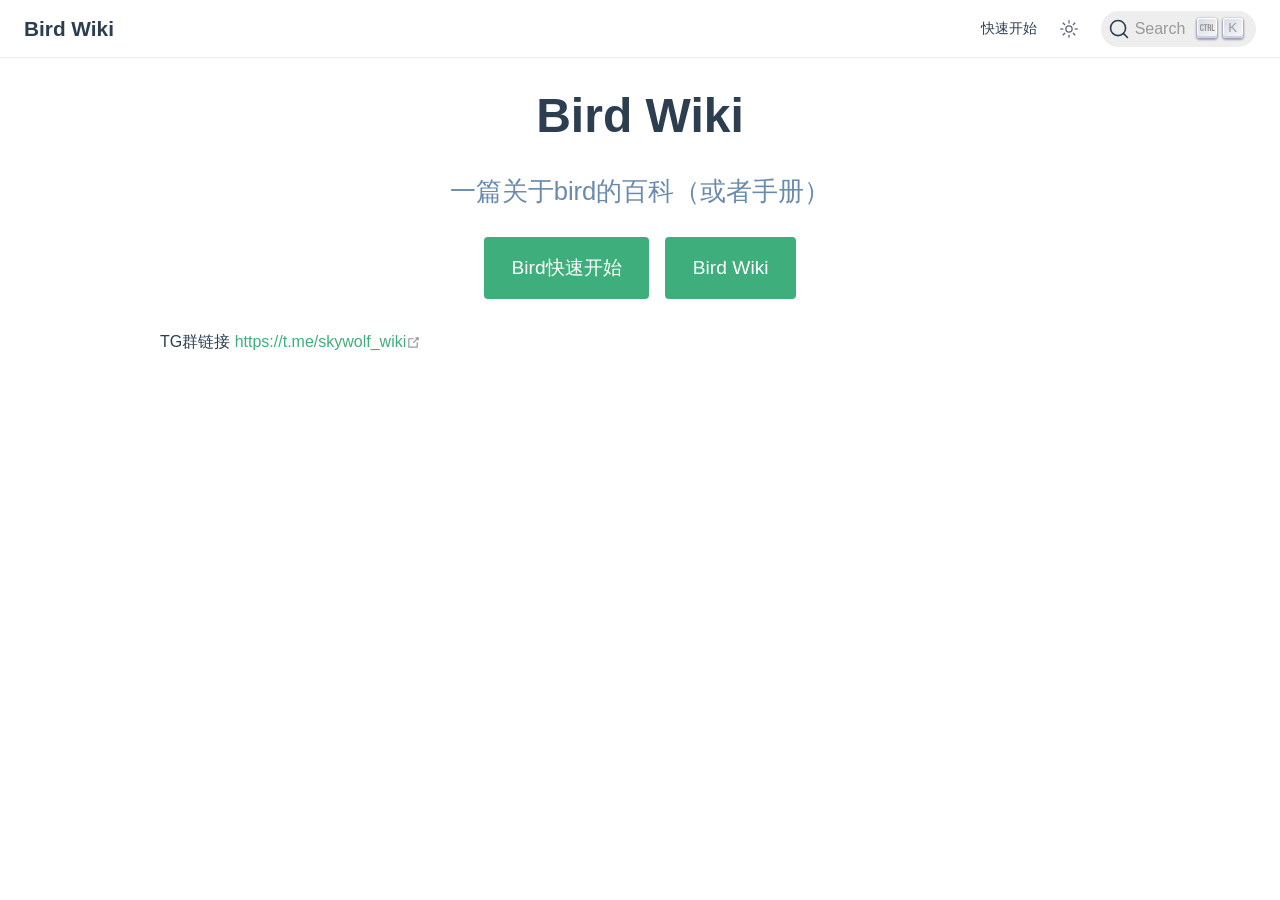
<file: index.html>
<!DOCTYPE html>
<html lang="zh-CN">
  <head>
    <meta charset="utf-8">
    <meta name="viewport" content="width=device-width,initial-scale=1">
    <meta name="generator" content="VuePress 2.0.0-beta.41">
    <style>
      :root {
        --c-bg: #fff;
      }
      html.dark {
        --c-bg: #22272e;
      }
      html, body {
        background-color: var(--c-bg);
      }
    </style>
    <script>
      const userMode = localStorage.getItem('vuepress-color-scheme');
			const systemDarkMode = window.matchMedia && window.matchMedia('(prefers-color-scheme: dark)').matches;
			if (userMode === 'dark' || (userMode !== 'light' && systemDarkMode)) {
				document.documentElement.classList.toggle('dark', true);
			}
    </script>
    <title>Bird Wiki</title><meta name="description" content="一篇关于bird的百科（或者手册）">
    <link rel="modulepreload" href="/assets/app.75b428be.js"><link rel="modulepreload" href="/assets/index.html.d07616fe.js"><link rel="modulepreload" href="/assets/index.html.ac436bdb.js"><link rel="prefetch" href="/assets/index.html.42d4e035.js"><link rel="prefetch" href="/assets/index.html.4a85e855.js"><link rel="prefetch" href="/assets/after.html.6376cee6.js"><link rel="prefetch" href="/assets/before.html.88356f1a.js"><link rel="prefetch" href="/assets/idc.html.226d808a.js"><link rel="prefetch" href="/assets/multi_location.html.a8f0fb9b.js"><link rel="prefetch" href="/assets/player.html.93c0db7d.js"><link rel="prefetch" href="/assets/index.html.ba770ed0.js"><link rel="prefetch" href="/assets/index.html.91e249a4.js"><link rel="prefetch" href="/assets/index.html.86ddec6e.js"><link rel="prefetch" href="/assets/404.html.f166316b.js"><link rel="prefetch" href="/assets/index.html.e7ffcc28.js"><link rel="prefetch" href="/assets/index.html.e234be51.js"><link rel="prefetch" href="/assets/after.html.f2d9fc13.js"><link rel="prefetch" href="/assets/before.html.d2e57cd1.js"><link rel="prefetch" href="/assets/idc.html.86fdde9f.js"><link rel="prefetch" href="/assets/multi_location.html.f71ec841.js"><link rel="prefetch" href="/assets/player.html.a7988890.js"><link rel="prefetch" href="/assets/index.html.e85429dd.js"><link rel="prefetch" href="/assets/index.html.d8ee5e7a.js"><link rel="prefetch" href="/assets/index.html.9300c66d.js"><link rel="prefetch" href="/assets/404.html.4c7aabd8.js"><link rel="prefetch" href="/assets/404.d83c39bf.js"><link rel="prefetch" href="/assets/Layout.544ba9b4.js">
    <link rel="stylesheet" href="/assets/style.820628cb.css">
  </head>
  <body>
    <div id="app"><!--[--><div class="theme-container no-sidebar"><!--[--><header class="navbar"><div class="toggle-sidebar-button" title="toggle sidebar" aria-expanded="false" role="button" tabindex="0"><div class="icon" aria-hidden="true"><span></span><span></span><span></span></div></div><span><a aria-current="page" href="/" class="router-link-active router-link-exact-active"><!----><span class="site-name">Bird Wiki</span></a></span><div class="navbar-items-wrapper" style=""><!--[--><!--]--><nav class="navbar-items can-hide"><!--[--><div class="navbar-item"><a href="/quickstart/" class="" aria-label="快速开始"><!--[--><!--]--> 快速开始 <!--[--><!--]--></a></div><!--]--></nav><!--[--><!--]--><button class="toggle-dark-button" title="toggle dark mode"><svg style="" class="icon" focusable="false" viewBox="0 0 32 32"><path d="M16 12.005a4 4 0 1 1-4 4a4.005 4.005 0 0 1 4-4m0-2a6 6 0 1 0 6 6a6 6 0 0 0-6-6z" fill="currentColor"></path><path d="M5.394 6.813l1.414-1.415l3.506 3.506L8.9 10.318z" fill="currentColor"></path><path d="M2 15.005h5v2H2z" fill="currentColor"></path><path d="M5.394 25.197L8.9 21.691l1.414 1.415l-3.506 3.505z" fill="currentColor"></path><path d="M15 25.005h2v5h-2z" fill="currentColor"></path><path d="M21.687 23.106l1.414-1.415l3.506 3.506l-1.414 1.414z" fill="currentColor"></path><path d="M25 15.005h5v2h-5z" fill="currentColor"></path><path d="M21.687 8.904l3.506-3.506l1.414 1.415l-3.506 3.505z" fill="currentColor"></path><path d="M15 2.005h2v5h-2z" fill="currentColor"></path></svg><svg style="display:none;" class="icon" focusable="false" viewBox="0 0 32 32"><path d="M13.502 5.414a15.075 15.075 0 0 0 11.594 18.194a11.113 11.113 0 0 1-7.975 3.39c-.138 0-.278.005-.418 0a11.094 11.094 0 0 1-3.2-21.584M14.98 3a1.002 1.002 0 0 0-.175.016a13.096 13.096 0 0 0 1.825 25.981c.164.006.328 0 .49 0a13.072 13.072 0 0 0 10.703-5.555a1.01 1.01 0 0 0-.783-1.565A13.08 13.08 0 0 1 15.89 4.38A1.015 1.015 0 0 0 14.98 3z" fill="currentColor"></path></svg></button><div id="docsearch-container"></div></div></header><!--]--><div class="sidebar-mask"></div><!--[--><aside class="sidebar"><nav class="navbar-items"><!--[--><div class="navbar-item"><a href="/quickstart/" class="" aria-label="快速开始"><!--[--><!--]--> 快速开始 <!--[--><!--]--></a></div><!--]--></nav><!--[--><!--]--><!----><!--[--><!--]--></aside><!--]--><!--[--><main class="home"><header class="hero"><!----><h1 id="main-title">Bird Wiki</h1><p class="description">一篇关于bird的百科（或者手册）</p><p class="actions"><!--[--><a href="/quickstart/" class="action-button primary" aria-label="Bird快速开始"><!--[--><!--]--> Bird快速开始 <!--[--><!--]--></a><a href="/bird/" class="action-button primary" aria-label="Bird Wiki"><!--[--><!--]--> Bird Wiki <!--[--><!--]--></a><!--]--></p></header><!----><div class="theme-default-content custom"><p>TG群链接 <a href="https://t.me/skywolf_wiki" target="_blank" rel="noopener noreferrer">https://t.me/skywolf_wiki<span><svg class="external-link-icon" xmlns="http://www.w3.org/2000/svg" aria-hidden="true" focusable="false" x="0px" y="0px" viewbox="0 0 100 100" width="15" height="15"><path fill="currentColor" d="M18.8,85.1h56l0,0c2.2,0,4-1.8,4-4v-32h-8v28h-48v-48h28v-8h-32l0,0c-2.2,0-4,1.8-4,4v56C14.8,83.3,16.6,85.1,18.8,85.1z"></path><polygon fill="currentColor" points="45.7,48.7 51.3,54.3 77.2,28.5 77.2,37.2 85.2,37.2 85.2,14.9 62.8,14.9 62.8,22.9 71.5,22.9"></polygon></svg><span class="external-link-icon-sr-only">open in new window</span></span></a></p></div><!----></main><!--]--></div><!----><!--]--></div>
    <script type="module" src="/assets/app.75b428be.js" defer></script>
  </body>
</html>
</file>
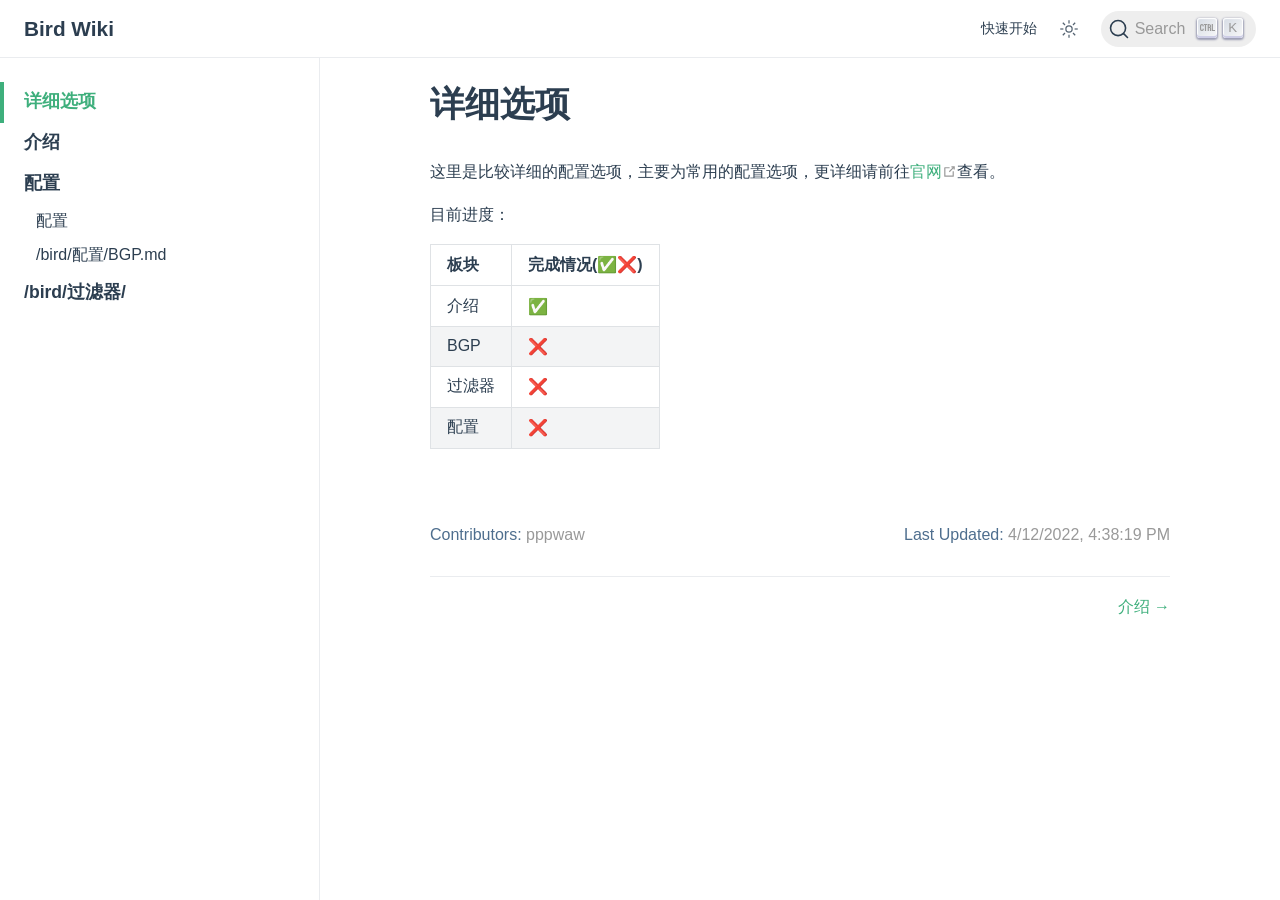
<file: bird/index.html>
<!DOCTYPE html>
<html lang="en-US">
  <head>
    <meta charset="utf-8">
    <meta name="viewport" content="width=device-width,initial-scale=1">
    <meta name="generator" content="VuePress 2.0.0-beta.41">
    <style>
      :root {
        --c-bg: #fff;
      }
      html.dark {
        --c-bg: #22272e;
      }
      html, body {
        background-color: var(--c-bg);
      }
    </style>
    <script>
      const userMode = localStorage.getItem('vuepress-color-scheme');
			const systemDarkMode = window.matchMedia && window.matchMedia('(prefers-color-scheme: dark)').matches;
			if (userMode === 'dark' || (userMode !== 'light' && systemDarkMode)) {
				document.documentElement.classList.toggle('dark', true);
			}
    </script>
    <title>详细选项 | Bird Wiki</title><meta name="description" content="一篇关于bird的百科（或者手册）">
    <link rel="modulepreload" href="/assets/app.75b428be.js"><link rel="modulepreload" href="/assets/index.html.e7ffcc28.js"><link rel="modulepreload" href="/assets/index.html.42d4e035.js"><link rel="prefetch" href="/assets/index.html.ac436bdb.js"><link rel="prefetch" href="/assets/index.html.4a85e855.js"><link rel="prefetch" href="/assets/after.html.6376cee6.js"><link rel="prefetch" href="/assets/before.html.88356f1a.js"><link rel="prefetch" href="/assets/idc.html.226d808a.js"><link rel="prefetch" href="/assets/multi_location.html.a8f0fb9b.js"><link rel="prefetch" href="/assets/player.html.93c0db7d.js"><link rel="prefetch" href="/assets/index.html.ba770ed0.js"><link rel="prefetch" href="/assets/index.html.91e249a4.js"><link rel="prefetch" href="/assets/index.html.86ddec6e.js"><link rel="prefetch" href="/assets/404.html.f166316b.js"><link rel="prefetch" href="/assets/index.html.d07616fe.js"><link rel="prefetch" href="/assets/index.html.e234be51.js"><link rel="prefetch" href="/assets/after.html.f2d9fc13.js"><link rel="prefetch" href="/assets/before.html.d2e57cd1.js"><link rel="prefetch" href="/assets/idc.html.86fdde9f.js"><link rel="prefetch" href="/assets/multi_location.html.f71ec841.js"><link rel="prefetch" href="/assets/player.html.a7988890.js"><link rel="prefetch" href="/assets/index.html.e85429dd.js"><link rel="prefetch" href="/assets/index.html.d8ee5e7a.js"><link rel="prefetch" href="/assets/index.html.9300c66d.js"><link rel="prefetch" href="/assets/404.html.4c7aabd8.js"><link rel="prefetch" href="/assets/404.d83c39bf.js"><link rel="prefetch" href="/assets/Layout.544ba9b4.js">
    <link rel="stylesheet" href="/assets/style.820628cb.css">
  </head>
  <body>
    <div id="app"><!--[--><div class="theme-container"><!--[--><header class="navbar"><div class="toggle-sidebar-button" title="toggle sidebar" aria-expanded="false" role="button" tabindex="0"><div class="icon" aria-hidden="true"><span></span><span></span><span></span></div></div><span><a href="/" class=""><!----><span class="site-name">Bird Wiki</span></a></span><div class="navbar-items-wrapper" style=""><!--[--><!--]--><nav class="navbar-items can-hide"><!--[--><div class="navbar-item"><a href="/quickstart/" class="" aria-label="快速开始"><!--[--><!--]--> 快速开始 <!--[--><!--]--></a></div><!--]--></nav><!--[--><!--]--><button class="toggle-dark-button" title="toggle dark mode"><svg style="" class="icon" focusable="false" viewBox="0 0 32 32"><path d="M16 12.005a4 4 0 1 1-4 4a4.005 4.005 0 0 1 4-4m0-2a6 6 0 1 0 6 6a6 6 0 0 0-6-6z" fill="currentColor"></path><path d="M5.394 6.813l1.414-1.415l3.506 3.506L8.9 10.318z" fill="currentColor"></path><path d="M2 15.005h5v2H2z" fill="currentColor"></path><path d="M5.394 25.197L8.9 21.691l1.414 1.415l-3.506 3.505z" fill="currentColor"></path><path d="M15 25.005h2v5h-2z" fill="currentColor"></path><path d="M21.687 23.106l1.414-1.415l3.506 3.506l-1.414 1.414z" fill="currentColor"></path><path d="M25 15.005h5v2h-5z" fill="currentColor"></path><path d="M21.687 8.904l3.506-3.506l1.414 1.415l-3.506 3.505z" fill="currentColor"></path><path d="M15 2.005h2v5h-2z" fill="currentColor"></path></svg><svg style="display:none;" class="icon" focusable="false" viewBox="0 0 32 32"><path d="M13.502 5.414a15.075 15.075 0 0 0 11.594 18.194a11.113 11.113 0 0 1-7.975 3.39c-.138 0-.278.005-.418 0a11.094 11.094 0 0 1-3.2-21.584M14.98 3a1.002 1.002 0 0 0-.175.016a13.096 13.096 0 0 0 1.825 25.981c.164.006.328 0 .49 0a13.072 13.072 0 0 0 10.703-5.555a1.01 1.01 0 0 0-.783-1.565A13.08 13.08 0 0 1 15.89 4.38A1.015 1.015 0 0 0 14.98 3z" fill="currentColor"></path></svg></button><div id="docsearch-container"></div></div></header><!--]--><div class="sidebar-mask"></div><!--[--><aside class="sidebar"><nav class="navbar-items"><!--[--><div class="navbar-item"><a href="/quickstart/" class="" aria-label="快速开始"><!--[--><!--]--> 快速开始 <!--[--><!--]--></a></div><!--]--></nav><!--[--><!--]--><ul class="sidebar-items"><!--[--><li><a aria-current="page" href="/bird/" class="router-link-active router-link-exact-active router-link-active sidebar-item sidebar-heading active" aria-label="详细选项"><!--[--><!--]--> 详细选项 <!--[--><!--]--></a><!----></li><li><a href="/bird/%E4%BB%8B%E7%BB%8D/" class="sidebar-item sidebar-heading" aria-label="介绍"><!--[--><!--]--> 介绍 <!--[--><!--]--></a><!----></li><li><a href="/bird/配置/" class="sidebar-item sidebar-heading" aria-label="配置"><!--[--><!--]--> 配置 <!--[--><!--]--></a><!--[--><ul style="" class="sidebar-item-children"><!--[--><li><a href="/bird/%E9%85%8D%E7%BD%AE/" class="sidebar-item" aria-label="配置"><!--[--><!--]--> 配置 <!--[--><!--]--></a><!----></li><li><a href="/bird/配置/BGP.md" class="sidebar-item" aria-label="/bird/配置/BGP.md"><!--[--><!--]--> /bird/配置/BGP.md <!--[--><!--]--></a><!----></li><!--]--></ul><!--]--></li><li><a href="/bird/%E8%BF%87%E6%BB%A4%E5%99%A8/" class="sidebar-item sidebar-heading" aria-label="/bird/过滤器/"><!--[--><!--]--> /bird/过滤器/ <!--[--><!--]--></a><!----></li><!--]--></ul><!--[--><!--]--></aside><!--]--><!--[--><main class="page"><!--[--><!--]--><div class="theme-default-content"><!--[--><h1 id="详细选项" tabindex="-1"><a class="header-anchor" href="#详细选项" aria-hidden="true">#</a> 详细选项</h1><p>这里是比较详细的配置选项，主要为常用的配置选项，更详细请前往<a href="https://bird.network.cz" target="_blank" rel="noopener noreferrer">官网<span><svg class="external-link-icon" xmlns="http://www.w3.org/2000/svg" aria-hidden="true" focusable="false" x="0px" y="0px" viewbox="0 0 100 100" width="15" height="15"><path fill="currentColor" d="M18.8,85.1h56l0,0c2.2,0,4-1.8,4-4v-32h-8v28h-48v-48h28v-8h-32l0,0c-2.2,0-4,1.8-4,4v56C14.8,83.3,16.6,85.1,18.8,85.1z"></path><polygon fill="currentColor" points="45.7,48.7 51.3,54.3 77.2,28.5 77.2,37.2 85.2,37.2 85.2,14.9 62.8,14.9 62.8,22.9 71.5,22.9"></polygon></svg><span class="external-link-icon-sr-only">open in new window</span></span></a>查看。</p><p>目前进度：</p><table><thead><tr><th style="text-align:left;">板块</th><th>完成情况(✅❌)</th></tr></thead><tbody><tr><td style="text-align:left;">介绍</td><td>✅</td></tr><tr><td style="text-align:left;">BGP</td><td>❌</td></tr><tr><td style="text-align:left;">过滤器</td><td>❌</td></tr><tr><td style="text-align:left;">配置</td><td>❌</td></tr></tbody></table><!--]--></div><footer class="page-meta"><!----><div class="meta-item last-updated"><span class="meta-item-label">Last Updated: </span><!----></div><div class="meta-item contributors"><span class="meta-item-label">Contributors: </span><span class="meta-item-info"><!--[--><!--[--><span class="contributor" title="email: pppwaw@pppwaw.top">pppwaw</span><!----><!--]--><!--]--></span></div></footer><nav class="page-nav"><p class="inner"><!----><span class="next"><a href="/bird/%E4%BB%8B%E7%BB%8D/" class="" aria-label="介绍"><!--[--><!--]--> 介绍 <!--[--><!--]--></a></span></p></nav><!--[--><!--]--></main><!--]--></div><!----><!--]--></div>
    <script type="module" src="/assets/app.75b428be.js" defer></script>
  </body>
</html>
</file>
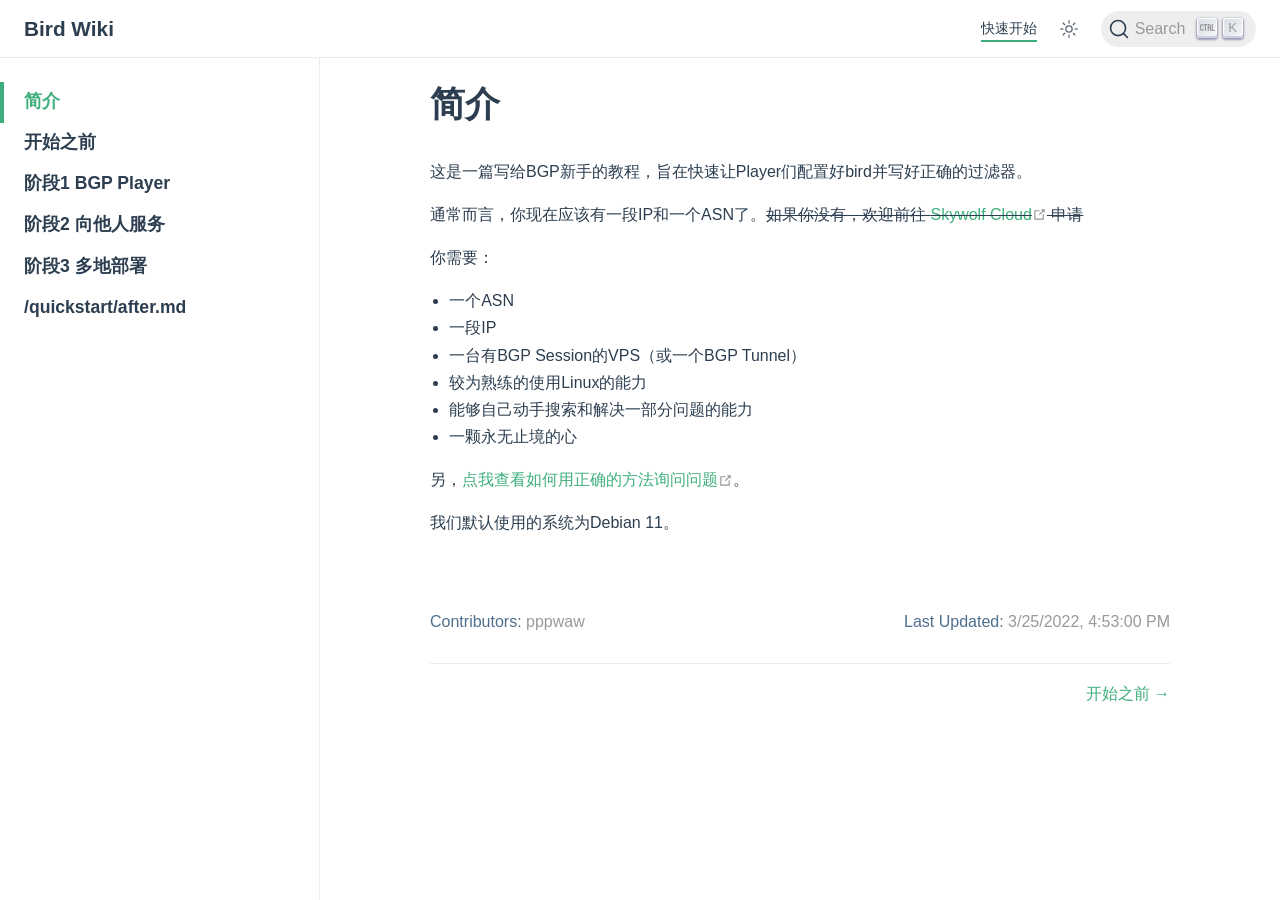
<file: quickstart/index.html>
<!DOCTYPE html>
<html lang="zh-CN">
  <head>
    <meta charset="utf-8">
    <meta name="viewport" content="width=device-width,initial-scale=1">
    <meta name="generator" content="VuePress 2.0.0-beta.41">
    <style>
      :root {
        --c-bg: #fff;
      }
      html.dark {
        --c-bg: #22272e;
      }
      html, body {
        background-color: var(--c-bg);
      }
    </style>
    <script>
      const userMode = localStorage.getItem('vuepress-color-scheme');
			const systemDarkMode = window.matchMedia && window.matchMedia('(prefers-color-scheme: dark)').matches;
			if (userMode === 'dark' || (userMode !== 'light' && systemDarkMode)) {
				document.documentElement.classList.toggle('dark', true);
			}
    </script>
    <title>简介 | Bird Wiki</title><meta name="description" content="一篇关于bird的百科（或者手册）">
    <link rel="modulepreload" href="/assets/app.75b428be.js"><link rel="modulepreload" href="/assets/index.html.e234be51.js"><link rel="modulepreload" href="/assets/index.html.4a85e855.js"><link rel="prefetch" href="/assets/index.html.ac436bdb.js"><link rel="prefetch" href="/assets/index.html.42d4e035.js"><link rel="prefetch" href="/assets/after.html.6376cee6.js"><link rel="prefetch" href="/assets/before.html.88356f1a.js"><link rel="prefetch" href="/assets/idc.html.226d808a.js"><link rel="prefetch" href="/assets/multi_location.html.a8f0fb9b.js"><link rel="prefetch" href="/assets/player.html.93c0db7d.js"><link rel="prefetch" href="/assets/index.html.ba770ed0.js"><link rel="prefetch" href="/assets/index.html.91e249a4.js"><link rel="prefetch" href="/assets/index.html.86ddec6e.js"><link rel="prefetch" href="/assets/404.html.f166316b.js"><link rel="prefetch" href="/assets/index.html.d07616fe.js"><link rel="prefetch" href="/assets/index.html.e7ffcc28.js"><link rel="prefetch" href="/assets/after.html.f2d9fc13.js"><link rel="prefetch" href="/assets/before.html.d2e57cd1.js"><link rel="prefetch" href="/assets/idc.html.86fdde9f.js"><link rel="prefetch" href="/assets/multi_location.html.f71ec841.js"><link rel="prefetch" href="/assets/player.html.a7988890.js"><link rel="prefetch" href="/assets/index.html.e85429dd.js"><link rel="prefetch" href="/assets/index.html.d8ee5e7a.js"><link rel="prefetch" href="/assets/index.html.9300c66d.js"><link rel="prefetch" href="/assets/404.html.4c7aabd8.js"><link rel="prefetch" href="/assets/404.d83c39bf.js"><link rel="prefetch" href="/assets/Layout.544ba9b4.js">
    <link rel="stylesheet" href="/assets/style.820628cb.css">
  </head>
  <body>
    <div id="app"><!--[--><div class="theme-container"><!--[--><header class="navbar"><div class="toggle-sidebar-button" title="toggle sidebar" aria-expanded="false" role="button" tabindex="0"><div class="icon" aria-hidden="true"><span></span><span></span><span></span></div></div><span><a href="/" class=""><!----><span class="site-name">Bird Wiki</span></a></span><div class="navbar-items-wrapper" style=""><!--[--><!--]--><nav class="navbar-items can-hide"><!--[--><div class="navbar-item"><a aria-current="page" href="/quickstart/" class="router-link-active router-link-exact-active router-link-active" aria-label="快速开始"><!--[--><!--]--> 快速开始 <!--[--><!--]--></a></div><!--]--></nav><!--[--><!--]--><button class="toggle-dark-button" title="toggle dark mode"><svg style="" class="icon" focusable="false" viewBox="0 0 32 32"><path d="M16 12.005a4 4 0 1 1-4 4a4.005 4.005 0 0 1 4-4m0-2a6 6 0 1 0 6 6a6 6 0 0 0-6-6z" fill="currentColor"></path><path d="M5.394 6.813l1.414-1.415l3.506 3.506L8.9 10.318z" fill="currentColor"></path><path d="M2 15.005h5v2H2z" fill="currentColor"></path><path d="M5.394 25.197L8.9 21.691l1.414 1.415l-3.506 3.505z" fill="currentColor"></path><path d="M15 25.005h2v5h-2z" fill="currentColor"></path><path d="M21.687 23.106l1.414-1.415l3.506 3.506l-1.414 1.414z" fill="currentColor"></path><path d="M25 15.005h5v2h-5z" fill="currentColor"></path><path d="M21.687 8.904l3.506-3.506l1.414 1.415l-3.506 3.505z" fill="currentColor"></path><path d="M15 2.005h2v5h-2z" fill="currentColor"></path></svg><svg style="display:none;" class="icon" focusable="false" viewBox="0 0 32 32"><path d="M13.502 5.414a15.075 15.075 0 0 0 11.594 18.194a11.113 11.113 0 0 1-7.975 3.39c-.138 0-.278.005-.418 0a11.094 11.094 0 0 1-3.2-21.584M14.98 3a1.002 1.002 0 0 0-.175.016a13.096 13.096 0 0 0 1.825 25.981c.164.006.328 0 .49 0a13.072 13.072 0 0 0 10.703-5.555a1.01 1.01 0 0 0-.783-1.565A13.08 13.08 0 0 1 15.89 4.38A1.015 1.015 0 0 0 14.98 3z" fill="currentColor"></path></svg></button><div id="docsearch-container"></div></div></header><!--]--><div class="sidebar-mask"></div><!--[--><aside class="sidebar"><nav class="navbar-items"><!--[--><div class="navbar-item"><a aria-current="page" href="/quickstart/" class="router-link-active router-link-exact-active router-link-active" aria-label="快速开始"><!--[--><!--]--> 快速开始 <!--[--><!--]--></a></div><!--]--></nav><!--[--><!--]--><ul class="sidebar-items"><!--[--><li><a aria-current="page" href="/quickstart/" class="router-link-active router-link-exact-active router-link-active sidebar-item sidebar-heading active" aria-label="简介"><!--[--><!--]--> 简介 <!--[--><!--]--></a><!----></li><li><a href="/quickstart/before.html" class="sidebar-item sidebar-heading" aria-label="开始之前"><!--[--><!--]--> 开始之前 <!--[--><!--]--></a><!----></li><li><a href="/quickstart/player.html" class="sidebar-item sidebar-heading" aria-label="阶段1 BGP Player"><!--[--><!--]--> 阶段1 BGP Player <!--[--><!--]--></a><!----></li><li><a href="/quickstart/idc.html" class="sidebar-item sidebar-heading" aria-label="阶段2 向他人服务"><!--[--><!--]--> 阶段2 向他人服务 <!--[--><!--]--></a><!----></li><li><a href="/quickstart/multi_location.html" class="sidebar-item sidebar-heading" aria-label="阶段3 多地部署"><!--[--><!--]--> 阶段3 多地部署 <!--[--><!--]--></a><!----></li><li><a href="/quickstart/after.html" class="sidebar-item sidebar-heading" aria-label="/quickstart/after.md"><!--[--><!--]--> /quickstart/after.md <!--[--><!--]--></a><!----></li><!--]--></ul><!--[--><!--]--></aside><!--]--><!--[--><main class="page"><!--[--><!--]--><div class="theme-default-content"><!--[--><h1 id="简介" tabindex="-1"><a class="header-anchor" href="#简介" aria-hidden="true">#</a> 简介</h1><p>这是一篇写给BGP新手的教程，旨在快速让Player们配置好bird并写好正确的过滤器。</p><p>通常而言，你现在应该有一段IP和一个ASN了。<s>如果你没有，欢迎前往 <a href="https://skywolf.cloud" target="_blank" rel="noopener noreferrer">Skywolf Cloud<span><svg class="external-link-icon" xmlns="http://www.w3.org/2000/svg" aria-hidden="true" focusable="false" x="0px" y="0px" viewbox="0 0 100 100" width="15" height="15"><path fill="currentColor" d="M18.8,85.1h56l0,0c2.2,0,4-1.8,4-4v-32h-8v28h-48v-48h28v-8h-32l0,0c-2.2,0-4,1.8-4,4v56C14.8,83.3,16.6,85.1,18.8,85.1z"></path><polygon fill="currentColor" points="45.7,48.7 51.3,54.3 77.2,28.5 77.2,37.2 85.2,37.2 85.2,14.9 62.8,14.9 62.8,22.9 71.5,22.9"></polygon></svg><span class="external-link-icon-sr-only">open in new window</span></span></a> 申请</s></p><p>你需要：</p><ul><li>一个ASN</li><li>一段IP</li><li>一台有BGP Session的VPS（或一个BGP Tunnel）</li><li>较为熟练的使用Linux的能力</li><li>能够自己动手搜索和解决一部分问题的能力</li><li>一颗永无止境的心</li></ul><p>另，<a href="https://github.com/ryanhanwu/How-To-Ask-Questions-The-Smart-Way/blob/main/README-zh_CN.md" target="_blank" rel="noopener noreferrer">点我查看如何用正确的方法询问问题<span><svg class="external-link-icon" xmlns="http://www.w3.org/2000/svg" aria-hidden="true" focusable="false" x="0px" y="0px" viewbox="0 0 100 100" width="15" height="15"><path fill="currentColor" d="M18.8,85.1h56l0,0c2.2,0,4-1.8,4-4v-32h-8v28h-48v-48h28v-8h-32l0,0c-2.2,0-4,1.8-4,4v56C14.8,83.3,16.6,85.1,18.8,85.1z"></path><polygon fill="currentColor" points="45.7,48.7 51.3,54.3 77.2,28.5 77.2,37.2 85.2,37.2 85.2,14.9 62.8,14.9 62.8,22.9 71.5,22.9"></polygon></svg><span class="external-link-icon-sr-only">open in new window</span></span></a>。</p><p>我们默认使用的系统为Debian 11。</p><!--]--></div><footer class="page-meta"><!----><div class="meta-item last-updated"><span class="meta-item-label">Last Updated: </span><!----></div><div class="meta-item contributors"><span class="meta-item-label">Contributors: </span><span class="meta-item-info"><!--[--><!--[--><span class="contributor" title="email: pppwaw@pppwaw.top">pppwaw</span><!----><!--]--><!--]--></span></div></footer><nav class="page-nav"><p class="inner"><!----><span class="next"><a href="/quickstart/before.html" class="" aria-label="开始之前"><!--[--><!--]--> 开始之前 <!--[--><!--]--></a></span></p></nav><!--[--><!--]--></main><!--]--></div><!----><!--]--></div>
    <script type="module" src="/assets/app.75b428be.js" defer></script>
  </body>
</html>
</file>
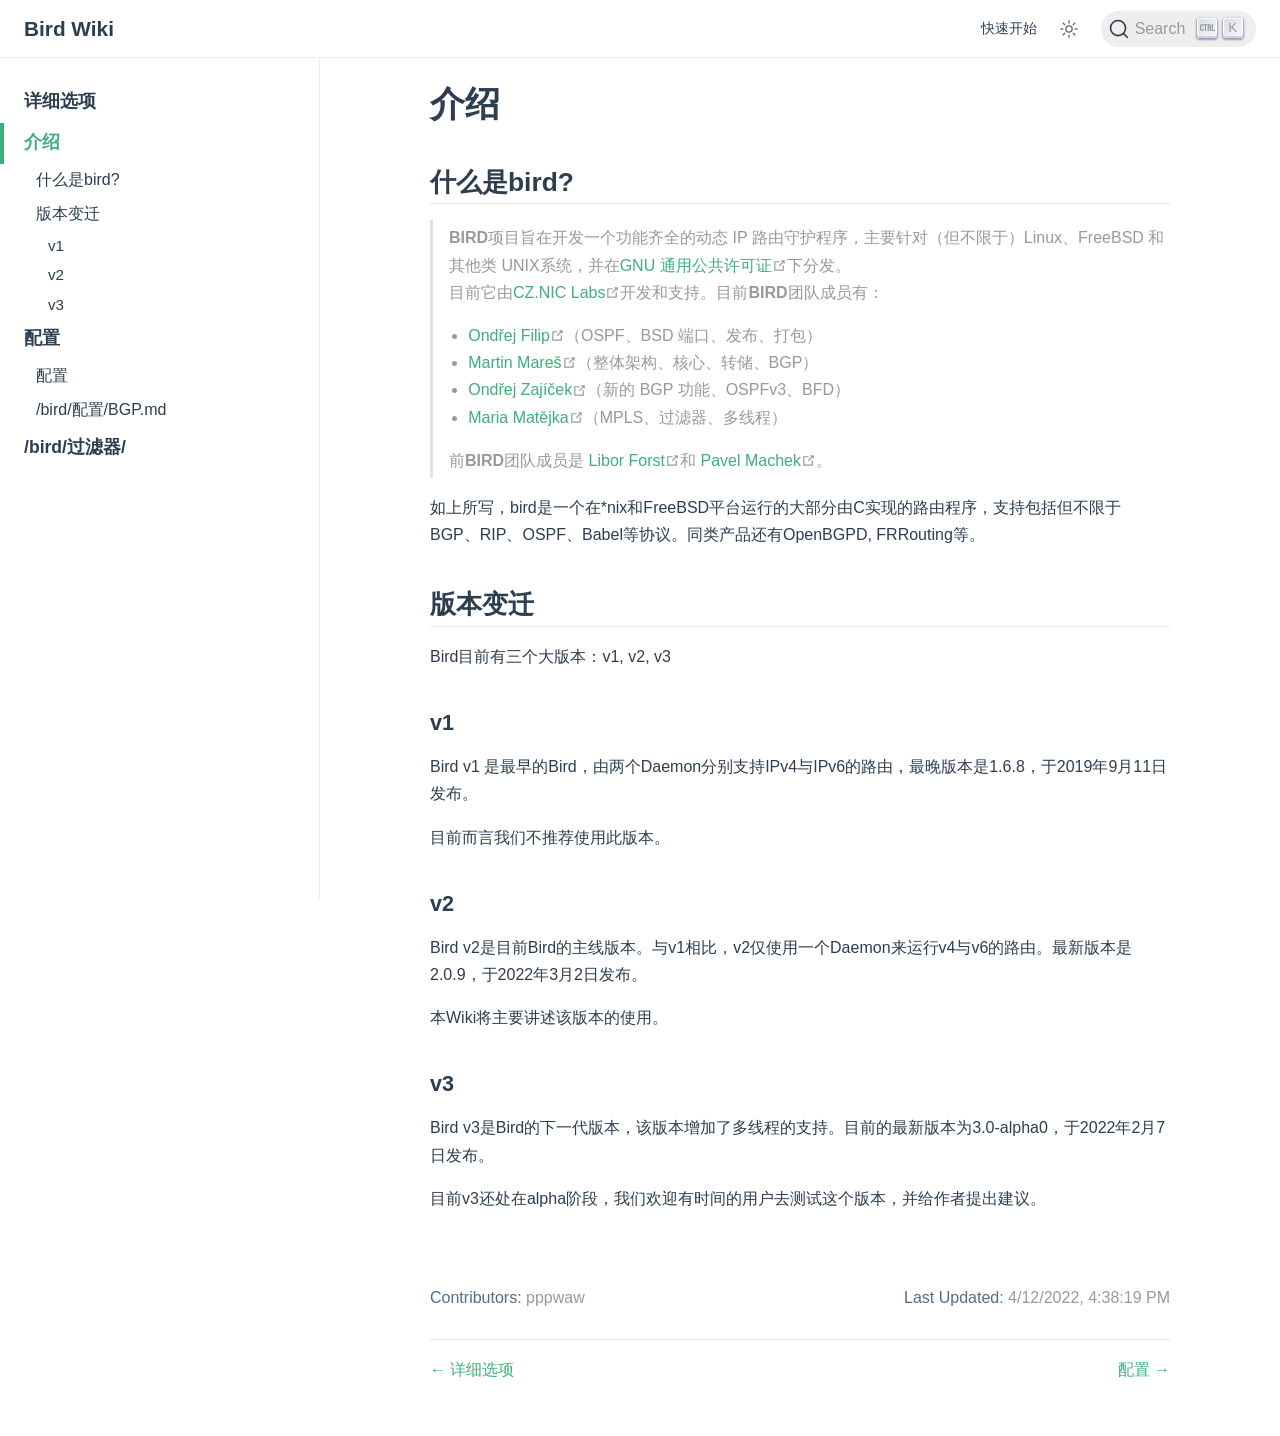
<file: bird/介绍/index.html>
<!DOCTYPE html>
<html lang="zh-CN">
  <head>
    <meta charset="utf-8">
    <meta name="viewport" content="width=device-width,initial-scale=1">
    <meta name="generator" content="VuePress 2.0.0-beta.41">
    <style>
      :root {
        --c-bg: #fff;
      }
      html.dark {
        --c-bg: #22272e;
      }
      html, body {
        background-color: var(--c-bg);
      }
    </style>
    <script>
      const userMode = localStorage.getItem('vuepress-color-scheme');
			const systemDarkMode = window.matchMedia && window.matchMedia('(prefers-color-scheme: dark)').matches;
			if (userMode === 'dark' || (userMode !== 'light' && systemDarkMode)) {
				document.documentElement.classList.toggle('dark', true);
			}
    </script>
    <title>介绍 | Bird Wiki</title><meta name="description" content="关于bird的介绍">
    <link rel="modulepreload" href="/assets/app.75b428be.js"><link rel="modulepreload" href="/assets/index.html.e85429dd.js"><link rel="modulepreload" href="/assets/index.html.ba770ed0.js"><link rel="prefetch" href="/assets/index.html.ac436bdb.js"><link rel="prefetch" href="/assets/index.html.42d4e035.js"><link rel="prefetch" href="/assets/index.html.4a85e855.js"><link rel="prefetch" href="/assets/after.html.6376cee6.js"><link rel="prefetch" href="/assets/before.html.88356f1a.js"><link rel="prefetch" href="/assets/idc.html.226d808a.js"><link rel="prefetch" href="/assets/multi_location.html.a8f0fb9b.js"><link rel="prefetch" href="/assets/player.html.93c0db7d.js"><link rel="prefetch" href="/assets/index.html.91e249a4.js"><link rel="prefetch" href="/assets/index.html.86ddec6e.js"><link rel="prefetch" href="/assets/404.html.f166316b.js"><link rel="prefetch" href="/assets/index.html.d07616fe.js"><link rel="prefetch" href="/assets/index.html.e7ffcc28.js"><link rel="prefetch" href="/assets/index.html.e234be51.js"><link rel="prefetch" href="/assets/after.html.f2d9fc13.js"><link rel="prefetch" href="/assets/before.html.d2e57cd1.js"><link rel="prefetch" href="/assets/idc.html.86fdde9f.js"><link rel="prefetch" href="/assets/multi_location.html.f71ec841.js"><link rel="prefetch" href="/assets/player.html.a7988890.js"><link rel="prefetch" href="/assets/index.html.d8ee5e7a.js"><link rel="prefetch" href="/assets/index.html.9300c66d.js"><link rel="prefetch" href="/assets/404.html.4c7aabd8.js"><link rel="prefetch" href="/assets/404.d83c39bf.js"><link rel="prefetch" href="/assets/Layout.544ba9b4.js">
    <link rel="stylesheet" href="/assets/style.820628cb.css">
  </head>
  <body>
    <div id="app"><!--[--><div class="theme-container"><!--[--><header class="navbar"><div class="toggle-sidebar-button" title="toggle sidebar" aria-expanded="false" role="button" tabindex="0"><div class="icon" aria-hidden="true"><span></span><span></span><span></span></div></div><span><a href="/" class=""><!----><span class="site-name">Bird Wiki</span></a></span><div class="navbar-items-wrapper" style=""><!--[--><!--]--><nav class="navbar-items can-hide"><!--[--><div class="navbar-item"><a href="/quickstart/" class="" aria-label="快速开始"><!--[--><!--]--> 快速开始 <!--[--><!--]--></a></div><!--]--></nav><!--[--><!--]--><button class="toggle-dark-button" title="toggle dark mode"><svg style="" class="icon" focusable="false" viewBox="0 0 32 32"><path d="M16 12.005a4 4 0 1 1-4 4a4.005 4.005 0 0 1 4-4m0-2a6 6 0 1 0 6 6a6 6 0 0 0-6-6z" fill="currentColor"></path><path d="M5.394 6.813l1.414-1.415l3.506 3.506L8.9 10.318z" fill="currentColor"></path><path d="M2 15.005h5v2H2z" fill="currentColor"></path><path d="M5.394 25.197L8.9 21.691l1.414 1.415l-3.506 3.505z" fill="currentColor"></path><path d="M15 25.005h2v5h-2z" fill="currentColor"></path><path d="M21.687 23.106l1.414-1.415l3.506 3.506l-1.414 1.414z" fill="currentColor"></path><path d="M25 15.005h5v2h-5z" fill="currentColor"></path><path d="M21.687 8.904l3.506-3.506l1.414 1.415l-3.506 3.505z" fill="currentColor"></path><path d="M15 2.005h2v5h-2z" fill="currentColor"></path></svg><svg style="display:none;" class="icon" focusable="false" viewBox="0 0 32 32"><path d="M13.502 5.414a15.075 15.075 0 0 0 11.594 18.194a11.113 11.113 0 0 1-7.975 3.39c-.138 0-.278.005-.418 0a11.094 11.094 0 0 1-3.2-21.584M14.98 3a1.002 1.002 0 0 0-.175.016a13.096 13.096 0 0 0 1.825 25.981c.164.006.328 0 .49 0a13.072 13.072 0 0 0 10.703-5.555a1.01 1.01 0 0 0-.783-1.565A13.08 13.08 0 0 1 15.89 4.38A1.015 1.015 0 0 0 14.98 3z" fill="currentColor"></path></svg></button><div id="docsearch-container"></div></div></header><!--]--><div class="sidebar-mask"></div><!--[--><aside class="sidebar"><nav class="navbar-items"><!--[--><div class="navbar-item"><a href="/quickstart/" class="" aria-label="快速开始"><!--[--><!--]--> 快速开始 <!--[--><!--]--></a></div><!--]--></nav><!--[--><!--]--><ul class="sidebar-items"><!--[--><li><a href="/bird/" class="router-link-active sidebar-item sidebar-heading" aria-label="详细选项"><!--[--><!--]--> 详细选项 <!--[--><!--]--></a><!----></li><li><a aria-current="page" href="/bird/%E4%BB%8B%E7%BB%8D/" class="router-link-active router-link-exact-active router-link-active sidebar-item sidebar-heading active" aria-label="介绍"><!--[--><!--]--> 介绍 <!--[--><!--]--></a><!--[--><ul style="" class="sidebar-item-children"><!--[--><li><a aria-current="page" href="/bird/%E4%BB%8B%E7%BB%8D/#什么是bird" class="router-link-active router-link-exact-active sidebar-item" aria-label="什么是bird?"><!--[--><!--]--> 什么是bird? <!--[--><!--]--></a><!----></li><li><a aria-current="page" href="/bird/%E4%BB%8B%E7%BB%8D/#版本变迁" class="router-link-active router-link-exact-active sidebar-item" aria-label="版本变迁"><!--[--><!--]--> 版本变迁 <!--[--><!--]--></a><!--[--><ul style="" class="sidebar-item-children"><!--[--><li><a aria-current="page" href="/bird/%E4%BB%8B%E7%BB%8D/#v1" class="router-link-active router-link-exact-active sidebar-item" aria-label="v1"><!--[--><!--]--> v1 <!--[--><!--]--></a><!----></li><li><a aria-current="page" href="/bird/%E4%BB%8B%E7%BB%8D/#v2" class="router-link-active router-link-exact-active sidebar-item" aria-label="v2"><!--[--><!--]--> v2 <!--[--><!--]--></a><!----></li><li><a aria-current="page" href="/bird/%E4%BB%8B%E7%BB%8D/#v3" class="router-link-active router-link-exact-active sidebar-item" aria-label="v3"><!--[--><!--]--> v3 <!--[--><!--]--></a><!----></li><!--]--></ul><!--]--></li><!--]--></ul><!--]--></li><li><a href="/bird/配置/" class="sidebar-item sidebar-heading" aria-label="配置"><!--[--><!--]--> 配置 <!--[--><!--]--></a><!--[--><ul style="" class="sidebar-item-children"><!--[--><li><a href="/bird/%E9%85%8D%E7%BD%AE/" class="sidebar-item" aria-label="配置"><!--[--><!--]--> 配置 <!--[--><!--]--></a><!----></li><li><a href="/bird/配置/BGP.md" class="sidebar-item" aria-label="/bird/配置/BGP.md"><!--[--><!--]--> /bird/配置/BGP.md <!--[--><!--]--></a><!----></li><!--]--></ul><!--]--></li><li><a href="/bird/%E8%BF%87%E6%BB%A4%E5%99%A8/" class="sidebar-item sidebar-heading" aria-label="/bird/过滤器/"><!--[--><!--]--> /bird/过滤器/ <!--[--><!--]--></a><!----></li><!--]--></ul><!--[--><!--]--></aside><!--]--><!--[--><main class="page"><!--[--><!--]--><div class="theme-default-content"><!--[--><h1 id="介绍" tabindex="-1"><a class="header-anchor" href="#介绍" aria-hidden="true">#</a> 介绍</h1><h2 id="什么是bird" tabindex="-1"><a class="header-anchor" href="#什么是bird" aria-hidden="true">#</a> 什么是bird?</h2><blockquote><p><strong>BIRD</strong>项目旨在开发一个功能齐全的动态 IP 路由守护程序，主要针对（但不限于）Linux、FreeBSD 和其他类 UNIX系统，并在<a href="http://www.gnu.org/copyleft/copyleft.html" target="_blank" rel="noopener noreferrer">GNU 通用公共许可证<span><svg class="external-link-icon" xmlns="http://www.w3.org/2000/svg" aria-hidden="true" focusable="false" x="0px" y="0px" viewbox="0 0 100 100" width="15" height="15"><path fill="currentColor" d="M18.8,85.1h56l0,0c2.2,0,4-1.8,4-4v-32h-8v28h-48v-48h28v-8h-32l0,0c-2.2,0-4,1.8-4,4v56C14.8,83.3,16.6,85.1,18.8,85.1z"></path><polygon fill="currentColor" points="45.7,48.7 51.3,54.3 77.2,28.5 77.2,37.2 85.2,37.2 85.2,14.9 62.8,14.9 62.8,22.9 71.5,22.9"></polygon></svg><span class="external-link-icon-sr-only">open in new window</span></span></a>下分发。</p><p>目前它由<a href="http://labs.nic.cz/" target="_blank" rel="noopener noreferrer">CZ.NIC Labs<span><svg class="external-link-icon" xmlns="http://www.w3.org/2000/svg" aria-hidden="true" focusable="false" x="0px" y="0px" viewbox="0 0 100 100" width="15" height="15"><path fill="currentColor" d="M18.8,85.1h56l0,0c2.2,0,4-1.8,4-4v-32h-8v28h-48v-48h28v-8h-32l0,0c-2.2,0-4,1.8-4,4v56C14.8,83.3,16.6,85.1,18.8,85.1z"></path><polygon fill="currentColor" points="45.7,48.7 51.3,54.3 77.2,28.5 77.2,37.2 85.2,37.2 85.2,14.9 62.8,14.9 62.8,22.9 71.5,22.9"></polygon></svg><span class="external-link-icon-sr-only">open in new window</span></span></a>开发和支持。目前<strong>BIRD</strong>团队成员有：</p><ul><li><a href="http://feela.network.cz/" target="_blank" rel="noopener noreferrer">Ondřej Filip<span><svg class="external-link-icon" xmlns="http://www.w3.org/2000/svg" aria-hidden="true" focusable="false" x="0px" y="0px" viewbox="0 0 100 100" width="15" height="15"><path fill="currentColor" d="M18.8,85.1h56l0,0c2.2,0,4-1.8,4-4v-32h-8v28h-48v-48h28v-8h-32l0,0c-2.2,0-4,1.8-4,4v56C14.8,83.3,16.6,85.1,18.8,85.1z"></path><polygon fill="currentColor" points="45.7,48.7 51.3,54.3 77.2,28.5 77.2,37.2 85.2,37.2 85.2,14.9 62.8,14.9 62.8,22.9 71.5,22.9"></polygon></svg><span class="external-link-icon-sr-only">open in new window</span></span></a>（OSPF、BSD 端口、发布、打包）</li><li><a href="http://mj.ucw.cz/" target="_blank" rel="noopener noreferrer">Martin Mareš<span><svg class="external-link-icon" xmlns="http://www.w3.org/2000/svg" aria-hidden="true" focusable="false" x="0px" y="0px" viewbox="0 0 100 100" width="15" height="15"><path fill="currentColor" d="M18.8,85.1h56l0,0c2.2,0,4-1.8,4-4v-32h-8v28h-48v-48h28v-8h-32l0,0c-2.2,0-4,1.8-4,4v56C14.8,83.3,16.6,85.1,18.8,85.1z"></path><polygon fill="currentColor" points="45.7,48.7 51.3,54.3 77.2,28.5 77.2,37.2 85.2,37.2 85.2,14.9 62.8,14.9 62.8,22.9 71.5,22.9"></polygon></svg><span class="external-link-icon-sr-only">open in new window</span></span></a>（整体架构、核心、转储、BGP）</li><li><a href="http://artax.karlin.mff.cuni.cz/~zajio1am/" target="_blank" rel="noopener noreferrer">Ondřej Zajíček<span><svg class="external-link-icon" xmlns="http://www.w3.org/2000/svg" aria-hidden="true" focusable="false" x="0px" y="0px" viewbox="0 0 100 100" width="15" height="15"><path fill="currentColor" d="M18.8,85.1h56l0,0c2.2,0,4-1.8,4-4v-32h-8v28h-48v-48h28v-8h-32l0,0c-2.2,0-4,1.8-4,4v56C14.8,83.3,16.6,85.1,18.8,85.1z"></path><polygon fill="currentColor" points="45.7,48.7 51.3,54.3 77.2,28.5 77.2,37.2 85.2,37.2 85.2,14.9 62.8,14.9 62.8,22.9 71.5,22.9"></polygon></svg><span class="external-link-icon-sr-only">open in new window</span></span></a>（新的 BGP 功能、OSPFv3、BFD）</li><li><a href="http://mq.ucw.cz/" target="_blank" rel="noopener noreferrer">Maria Matějka<span><svg class="external-link-icon" xmlns="http://www.w3.org/2000/svg" aria-hidden="true" focusable="false" x="0px" y="0px" viewbox="0 0 100 100" width="15" height="15"><path fill="currentColor" d="M18.8,85.1h56l0,0c2.2,0,4-1.8,4-4v-32h-8v28h-48v-48h28v-8h-32l0,0c-2.2,0-4,1.8-4,4v56C14.8,83.3,16.6,85.1,18.8,85.1z"></path><polygon fill="currentColor" points="45.7,48.7 51.3,54.3 77.2,28.5 77.2,37.2 85.2,37.2 85.2,14.9 62.8,14.9 62.8,22.9 71.5,22.9"></polygon></svg><span class="external-link-icon-sr-only">open in new window</span></span></a>（MPLS、过滤器、多线程）</li></ul><p>前<strong>BIRD</strong>团队成员是 <a href="http://www.ms.mff.cuni.cz/~forst/" target="_blank" rel="noopener noreferrer">Libor Forst<span><svg class="external-link-icon" xmlns="http://www.w3.org/2000/svg" aria-hidden="true" focusable="false" x="0px" y="0px" viewbox="0 0 100 100" width="15" height="15"><path fill="currentColor" d="M18.8,85.1h56l0,0c2.2,0,4-1.8,4-4v-32h-8v28h-48v-48h28v-8h-32l0,0c-2.2,0-4,1.8-4,4v56C14.8,83.3,16.6,85.1,18.8,85.1z"></path><polygon fill="currentColor" points="45.7,48.7 51.3,54.3 77.2,28.5 77.2,37.2 85.2,37.2 85.2,14.9 62.8,14.9 62.8,22.9 71.5,22.9"></polygon></svg><span class="external-link-icon-sr-only">open in new window</span></span></a>和 <a href="http://atrey.karlin.mff.cuni.cz/~pavel/" target="_blank" rel="noopener noreferrer">Pavel Machek<span><svg class="external-link-icon" xmlns="http://www.w3.org/2000/svg" aria-hidden="true" focusable="false" x="0px" y="0px" viewbox="0 0 100 100" width="15" height="15"><path fill="currentColor" d="M18.8,85.1h56l0,0c2.2,0,4-1.8,4-4v-32h-8v28h-48v-48h28v-8h-32l0,0c-2.2,0-4,1.8-4,4v56C14.8,83.3,16.6,85.1,18.8,85.1z"></path><polygon fill="currentColor" points="45.7,48.7 51.3,54.3 77.2,28.5 77.2,37.2 85.2,37.2 85.2,14.9 62.8,14.9 62.8,22.9 71.5,22.9"></polygon></svg><span class="external-link-icon-sr-only">open in new window</span></span></a>。</p></blockquote><p>如上所写，bird是一个在*nix和FreeBSD平台运行的大部分由C实现的路由程序，支持包括但不限于BGP、RIP、OSPF、Babel等协议。同类产品还有OpenBGPD, FRRouting等。</p><h2 id="版本变迁" tabindex="-1"><a class="header-anchor" href="#版本变迁" aria-hidden="true">#</a> 版本变迁</h2><p>Bird目前有三个大版本：v1, v2, v3</p><h3 id="v1" tabindex="-1"><a class="header-anchor" href="#v1" aria-hidden="true">#</a> v1</h3><p>Bird v1 是最早的Bird，由两个Daemon分别支持IPv4与IPv6的路由，最晚版本是1.6.8，于2019年9月11日发布。</p><p>目前而言我们不推荐使用此版本。</p><h3 id="v2" tabindex="-1"><a class="header-anchor" href="#v2" aria-hidden="true">#</a> v2</h3><p>Bird v2是目前Bird的主线版本。与v1相比，v2仅使用一个Daemon来运行v4与v6的路由。最新版本是2.0.9，于2022年3月2日发布。</p><p>本Wiki将主要讲述该版本的使用。</p><h3 id="v3" tabindex="-1"><a class="header-anchor" href="#v3" aria-hidden="true">#</a> v3</h3><p>Bird v3是Bird的下一代版本，该版本增加了多线程的支持。目前的最新版本为3.0-alpha0，于2022年2月7日发布。</p><p>目前v3还处在alpha阶段，我们欢迎有时间的用户去测试这个版本，并给作者提出建议。</p><!--]--></div><footer class="page-meta"><!----><div class="meta-item last-updated"><span class="meta-item-label">Last Updated: </span><!----></div><div class="meta-item contributors"><span class="meta-item-label">Contributors: </span><span class="meta-item-info"><!--[--><!--[--><span class="contributor" title="email: pppwaw@pppwaw.top">pppwaw</span><!----><!--]--><!--]--></span></div></footer><nav class="page-nav"><p class="inner"><span class="prev"><a href="/bird/" class="router-link-active" aria-label="详细选项"><!--[--><!--]--> 详细选项 <!--[--><!--]--></a></span><span class="next"><a href="/bird/配置/" class="" aria-label="配置"><!--[--><!--]--> 配置 <!--[--><!--]--></a></span></p></nav><!--[--><!--]--></main><!--]--></div><!----><!--]--></div>
    <script type="module" src="/assets/app.75b428be.js" defer></script>
  </body>
</html>
</file>
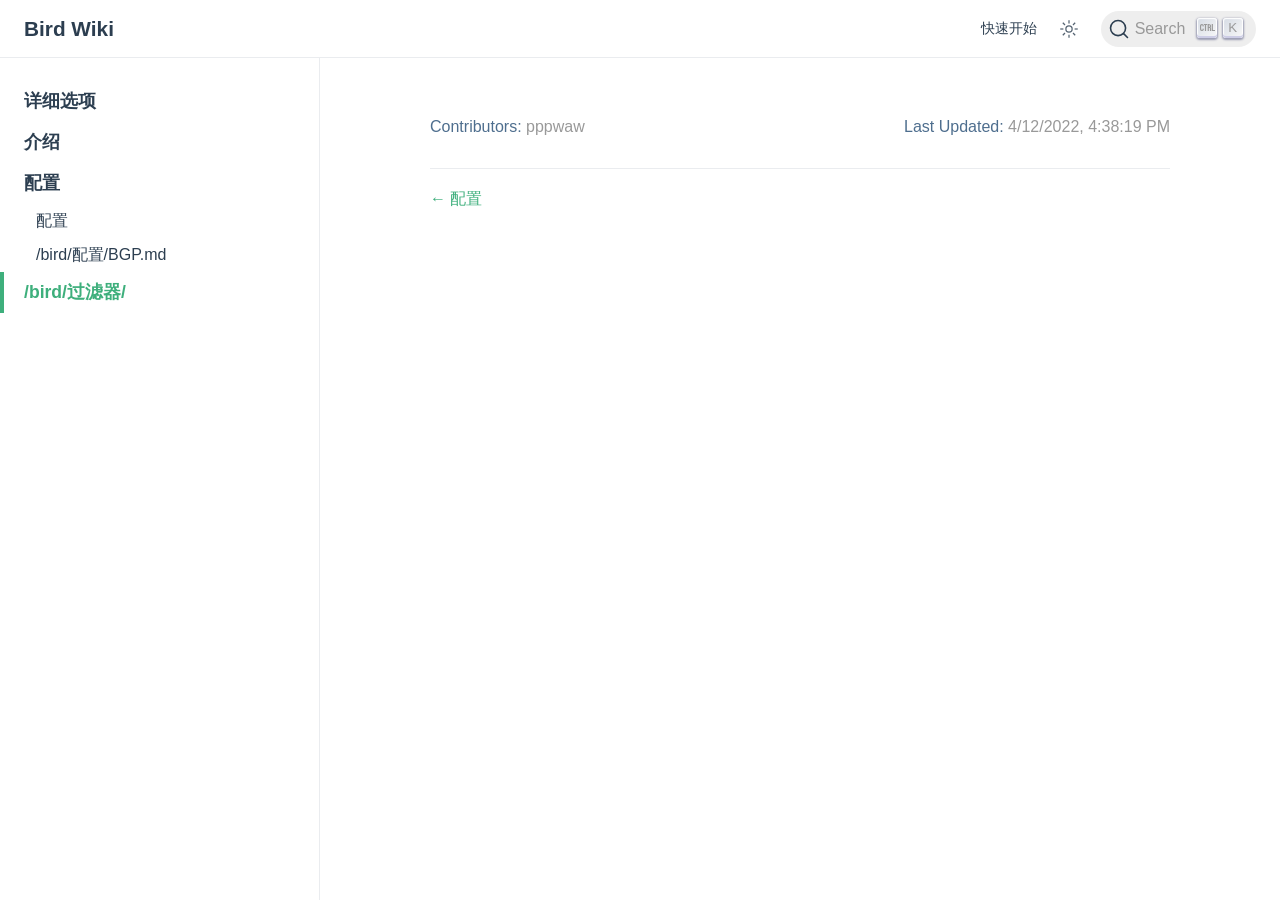
<file: bird/过滤器/index.html>
<!DOCTYPE html>
<html lang="en-US">
  <head>
    <meta charset="utf-8">
    <meta name="viewport" content="width=device-width,initial-scale=1">
    <meta name="generator" content="VuePress 2.0.0-beta.41">
    <style>
      :root {
        --c-bg: #fff;
      }
      html.dark {
        --c-bg: #22272e;
      }
      html, body {
        background-color: var(--c-bg);
      }
    </style>
    <script>
      const userMode = localStorage.getItem('vuepress-color-scheme');
			const systemDarkMode = window.matchMedia && window.matchMedia('(prefers-color-scheme: dark)').matches;
			if (userMode === 'dark' || (userMode !== 'light' && systemDarkMode)) {
				document.documentElement.classList.toggle('dark', true);
			}
    </script>
    <title>Bird Wiki</title><meta name="description" content="一篇关于bird的百科（或者手册）">
    <link rel="modulepreload" href="/assets/app.75b428be.js"><link rel="modulepreload" href="/assets/index.html.d8ee5e7a.js"><link rel="modulepreload" href="/assets/index.html.91e249a4.js"><link rel="prefetch" href="/assets/index.html.ac436bdb.js"><link rel="prefetch" href="/assets/index.html.42d4e035.js"><link rel="prefetch" href="/assets/index.html.4a85e855.js"><link rel="prefetch" href="/assets/after.html.6376cee6.js"><link rel="prefetch" href="/assets/before.html.88356f1a.js"><link rel="prefetch" href="/assets/idc.html.226d808a.js"><link rel="prefetch" href="/assets/multi_location.html.a8f0fb9b.js"><link rel="prefetch" href="/assets/player.html.93c0db7d.js"><link rel="prefetch" href="/assets/index.html.ba770ed0.js"><link rel="prefetch" href="/assets/index.html.86ddec6e.js"><link rel="prefetch" href="/assets/404.html.f166316b.js"><link rel="prefetch" href="/assets/index.html.d07616fe.js"><link rel="prefetch" href="/assets/index.html.e7ffcc28.js"><link rel="prefetch" href="/assets/index.html.e234be51.js"><link rel="prefetch" href="/assets/after.html.f2d9fc13.js"><link rel="prefetch" href="/assets/before.html.d2e57cd1.js"><link rel="prefetch" href="/assets/idc.html.86fdde9f.js"><link rel="prefetch" href="/assets/multi_location.html.f71ec841.js"><link rel="prefetch" href="/assets/player.html.a7988890.js"><link rel="prefetch" href="/assets/index.html.e85429dd.js"><link rel="prefetch" href="/assets/index.html.9300c66d.js"><link rel="prefetch" href="/assets/404.html.4c7aabd8.js"><link rel="prefetch" href="/assets/404.d83c39bf.js"><link rel="prefetch" href="/assets/Layout.544ba9b4.js">
    <link rel="stylesheet" href="/assets/style.820628cb.css">
  </head>
  <body>
    <div id="app"><!--[--><div class="theme-container"><!--[--><header class="navbar"><div class="toggle-sidebar-button" title="toggle sidebar" aria-expanded="false" role="button" tabindex="0"><div class="icon" aria-hidden="true"><span></span><span></span><span></span></div></div><span><a href="/" class=""><!----><span class="site-name">Bird Wiki</span></a></span><div class="navbar-items-wrapper" style=""><!--[--><!--]--><nav class="navbar-items can-hide"><!--[--><div class="navbar-item"><a href="/quickstart/" class="" aria-label="快速开始"><!--[--><!--]--> 快速开始 <!--[--><!--]--></a></div><!--]--></nav><!--[--><!--]--><button class="toggle-dark-button" title="toggle dark mode"><svg style="" class="icon" focusable="false" viewBox="0 0 32 32"><path d="M16 12.005a4 4 0 1 1-4 4a4.005 4.005 0 0 1 4-4m0-2a6 6 0 1 0 6 6a6 6 0 0 0-6-6z" fill="currentColor"></path><path d="M5.394 6.813l1.414-1.415l3.506 3.506L8.9 10.318z" fill="currentColor"></path><path d="M2 15.005h5v2H2z" fill="currentColor"></path><path d="M5.394 25.197L8.9 21.691l1.414 1.415l-3.506 3.505z" fill="currentColor"></path><path d="M15 25.005h2v5h-2z" fill="currentColor"></path><path d="M21.687 23.106l1.414-1.415l3.506 3.506l-1.414 1.414z" fill="currentColor"></path><path d="M25 15.005h5v2h-5z" fill="currentColor"></path><path d="M21.687 8.904l3.506-3.506l1.414 1.415l-3.506 3.505z" fill="currentColor"></path><path d="M15 2.005h2v5h-2z" fill="currentColor"></path></svg><svg style="display:none;" class="icon" focusable="false" viewBox="0 0 32 32"><path d="M13.502 5.414a15.075 15.075 0 0 0 11.594 18.194a11.113 11.113 0 0 1-7.975 3.39c-.138 0-.278.005-.418 0a11.094 11.094 0 0 1-3.2-21.584M14.98 3a1.002 1.002 0 0 0-.175.016a13.096 13.096 0 0 0 1.825 25.981c.164.006.328 0 .49 0a13.072 13.072 0 0 0 10.703-5.555a1.01 1.01 0 0 0-.783-1.565A13.08 13.08 0 0 1 15.89 4.38A1.015 1.015 0 0 0 14.98 3z" fill="currentColor"></path></svg></button><div id="docsearch-container"></div></div></header><!--]--><div class="sidebar-mask"></div><!--[--><aside class="sidebar"><nav class="navbar-items"><!--[--><div class="navbar-item"><a href="/quickstart/" class="" aria-label="快速开始"><!--[--><!--]--> 快速开始 <!--[--><!--]--></a></div><!--]--></nav><!--[--><!--]--><ul class="sidebar-items"><!--[--><li><a href="/bird/" class="router-link-active sidebar-item sidebar-heading" aria-label="详细选项"><!--[--><!--]--> 详细选项 <!--[--><!--]--></a><!----></li><li><a href="/bird/%E4%BB%8B%E7%BB%8D/" class="sidebar-item sidebar-heading" aria-label="介绍"><!--[--><!--]--> 介绍 <!--[--><!--]--></a><!----></li><li><a href="/bird/配置/" class="sidebar-item sidebar-heading" aria-label="配置"><!--[--><!--]--> 配置 <!--[--><!--]--></a><!--[--><ul style="" class="sidebar-item-children"><!--[--><li><a href="/bird/%E9%85%8D%E7%BD%AE/" class="sidebar-item" aria-label="配置"><!--[--><!--]--> 配置 <!--[--><!--]--></a><!----></li><li><a href="/bird/配置/BGP.md" class="sidebar-item" aria-label="/bird/配置/BGP.md"><!--[--><!--]--> /bird/配置/BGP.md <!--[--><!--]--></a><!----></li><!--]--></ul><!--]--></li><li><a aria-current="page" href="/bird/%E8%BF%87%E6%BB%A4%E5%99%A8/" class="router-link-active router-link-exact-active router-link-active sidebar-item sidebar-heading active" aria-label="/bird/过滤器/"><!--[--><!--]--> /bird/过滤器/ <!--[--><!--]--></a><!----></li><!--]--></ul><!--[--><!--]--></aside><!--]--><!--[--><main class="page"><!--[--><!--]--><div class="theme-default-content"></div><footer class="page-meta"><!----><div class="meta-item last-updated"><span class="meta-item-label">Last Updated: </span><!----></div><div class="meta-item contributors"><span class="meta-item-label">Contributors: </span><span class="meta-item-info"><!--[--><!--[--><span class="contributor" title="email: pppwaw@pppwaw.top">pppwaw</span><!----><!--]--><!--]--></span></div></footer><nav class="page-nav"><p class="inner"><span class="prev"><a href="/bird/配置/" class="" aria-label="配置"><!--[--><!--]--> 配置 <!--[--><!--]--></a></span><!----></p></nav><!--[--><!--]--></main><!--]--></div><!----><!--]--></div>
    <script type="module" src="/assets/app.75b428be.js" defer></script>
  </body>
</html>
</file>
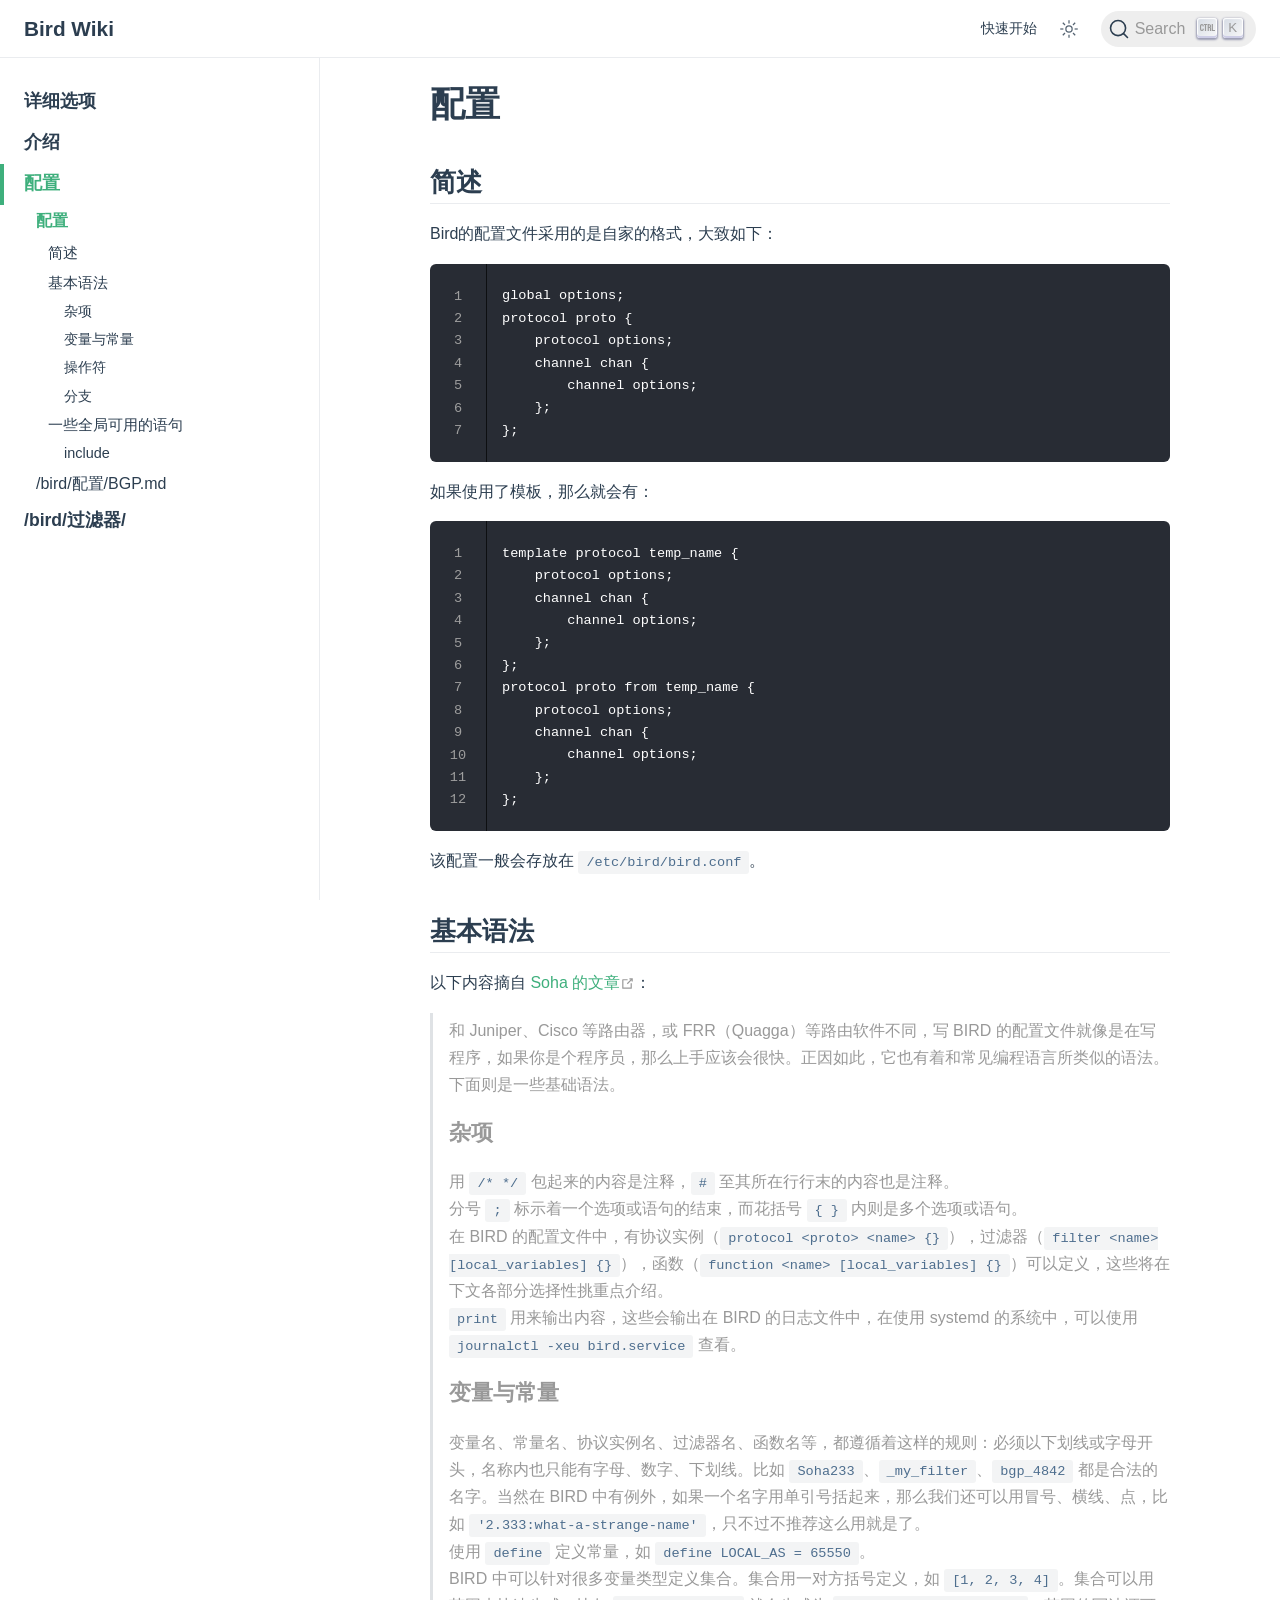
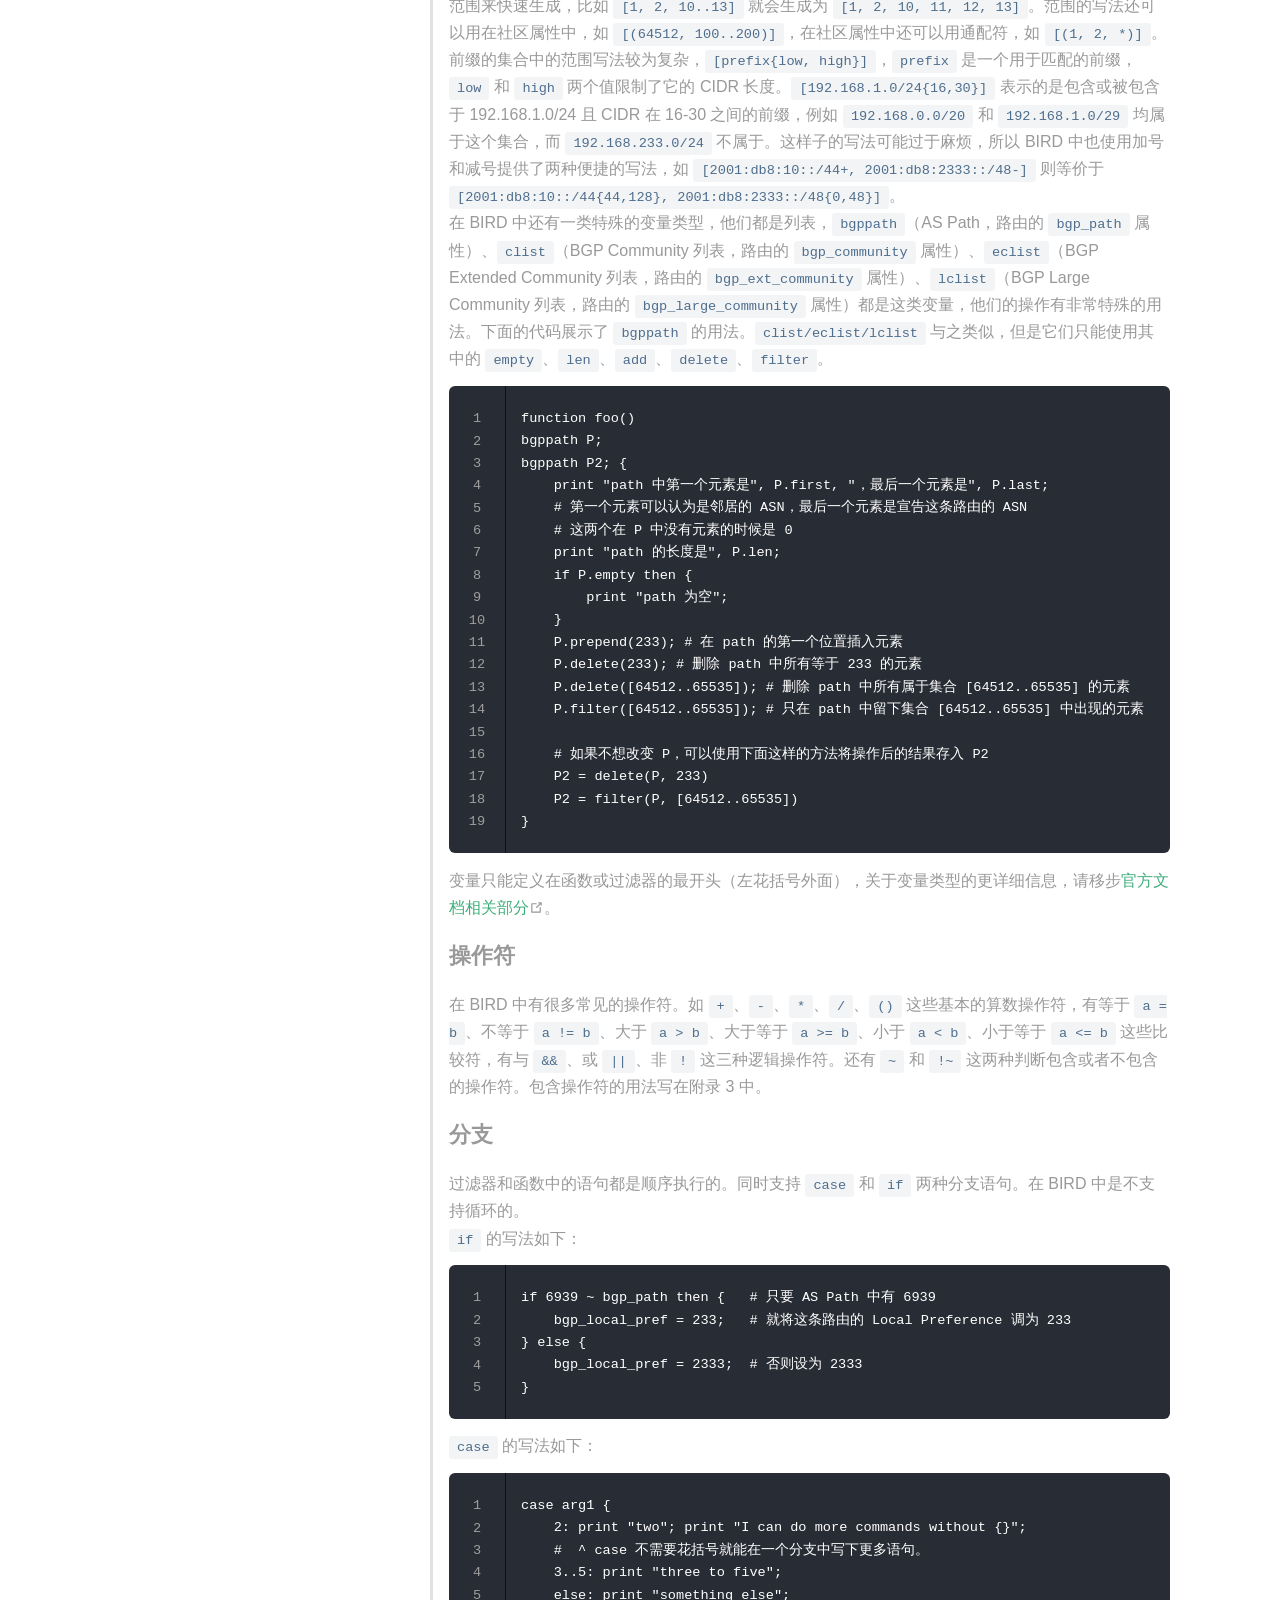
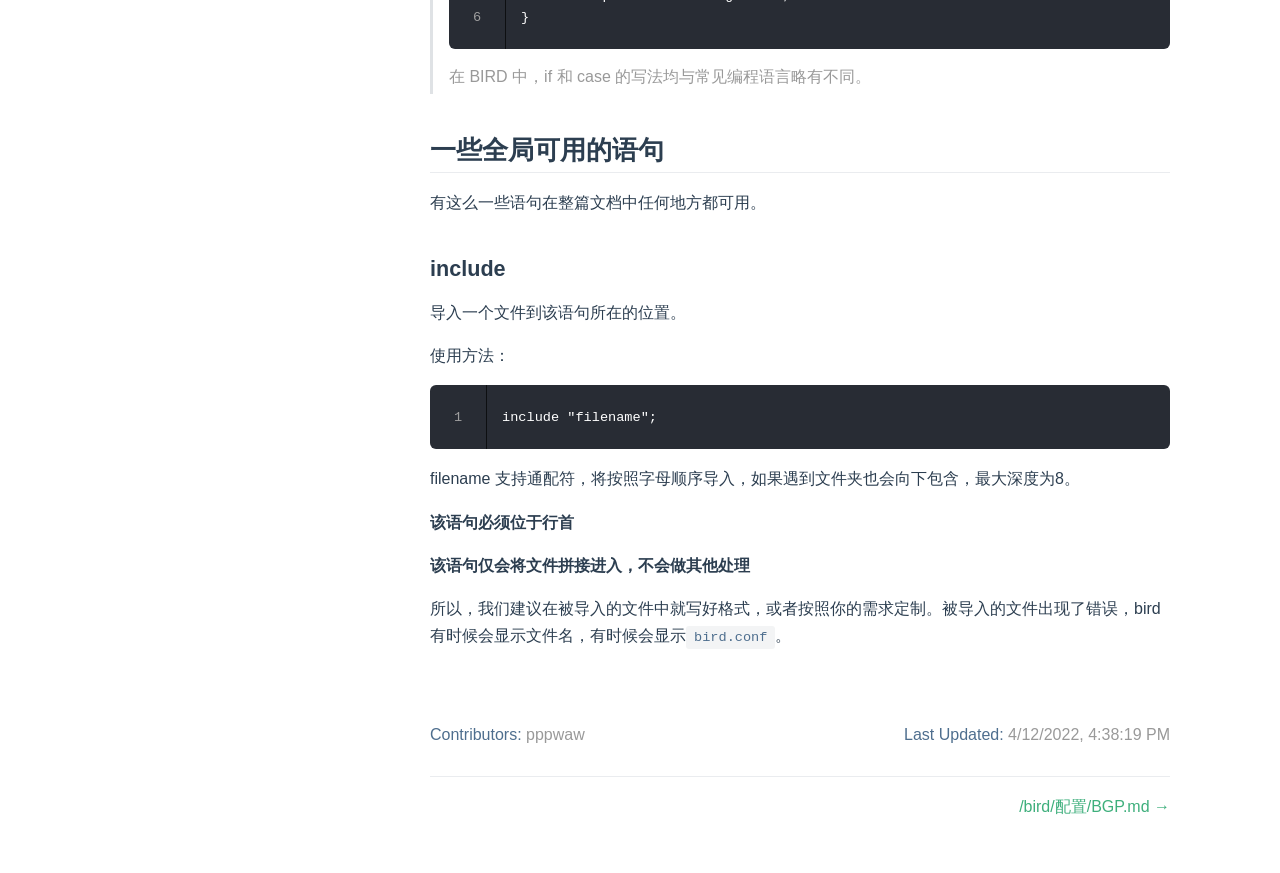
<file: bird/配置/index.html>
<!DOCTYPE html>
<html lang="zh-CN">
  <head>
    <meta charset="utf-8">
    <meta name="viewport" content="width=device-width,initial-scale=1">
    <meta name="generator" content="VuePress 2.0.0-beta.41">
    <style>
      :root {
        --c-bg: #fff;
      }
      html.dark {
        --c-bg: #22272e;
      }
      html, body {
        background-color: var(--c-bg);
      }
    </style>
    <script>
      const userMode = localStorage.getItem('vuepress-color-scheme');
			const systemDarkMode = window.matchMedia && window.matchMedia('(prefers-color-scheme: dark)').matches;
			if (userMode === 'dark' || (userMode !== 'light' && systemDarkMode)) {
				document.documentElement.classList.toggle('dark', true);
			}
    </script>
    <title>配置 | Bird Wiki</title><meta name="description" content="一篇关于bird的百科（或者手册）">
    <link rel="modulepreload" href="/assets/app.75b428be.js"><link rel="modulepreload" href="/assets/index.html.9300c66d.js"><link rel="modulepreload" href="/assets/index.html.86ddec6e.js"><link rel="prefetch" href="/assets/index.html.ac436bdb.js"><link rel="prefetch" href="/assets/index.html.42d4e035.js"><link rel="prefetch" href="/assets/index.html.4a85e855.js"><link rel="prefetch" href="/assets/after.html.6376cee6.js"><link rel="prefetch" href="/assets/before.html.88356f1a.js"><link rel="prefetch" href="/assets/idc.html.226d808a.js"><link rel="prefetch" href="/assets/multi_location.html.a8f0fb9b.js"><link rel="prefetch" href="/assets/player.html.93c0db7d.js"><link rel="prefetch" href="/assets/index.html.ba770ed0.js"><link rel="prefetch" href="/assets/index.html.91e249a4.js"><link rel="prefetch" href="/assets/404.html.f166316b.js"><link rel="prefetch" href="/assets/index.html.d07616fe.js"><link rel="prefetch" href="/assets/index.html.e7ffcc28.js"><link rel="prefetch" href="/assets/index.html.e234be51.js"><link rel="prefetch" href="/assets/after.html.f2d9fc13.js"><link rel="prefetch" href="/assets/before.html.d2e57cd1.js"><link rel="prefetch" href="/assets/idc.html.86fdde9f.js"><link rel="prefetch" href="/assets/multi_location.html.f71ec841.js"><link rel="prefetch" href="/assets/player.html.a7988890.js"><link rel="prefetch" href="/assets/index.html.e85429dd.js"><link rel="prefetch" href="/assets/index.html.d8ee5e7a.js"><link rel="prefetch" href="/assets/404.html.4c7aabd8.js"><link rel="prefetch" href="/assets/404.d83c39bf.js"><link rel="prefetch" href="/assets/Layout.544ba9b4.js">
    <link rel="stylesheet" href="/assets/style.820628cb.css">
  </head>
  <body>
    <div id="app"><!--[--><div class="theme-container"><!--[--><header class="navbar"><div class="toggle-sidebar-button" title="toggle sidebar" aria-expanded="false" role="button" tabindex="0"><div class="icon" aria-hidden="true"><span></span><span></span><span></span></div></div><span><a href="/" class=""><!----><span class="site-name">Bird Wiki</span></a></span><div class="navbar-items-wrapper" style=""><!--[--><!--]--><nav class="navbar-items can-hide"><!--[--><div class="navbar-item"><a href="/quickstart/" class="" aria-label="快速开始"><!--[--><!--]--> 快速开始 <!--[--><!--]--></a></div><!--]--></nav><!--[--><!--]--><button class="toggle-dark-button" title="toggle dark mode"><svg style="" class="icon" focusable="false" viewBox="0 0 32 32"><path d="M16 12.005a4 4 0 1 1-4 4a4.005 4.005 0 0 1 4-4m0-2a6 6 0 1 0 6 6a6 6 0 0 0-6-6z" fill="currentColor"></path><path d="M5.394 6.813l1.414-1.415l3.506 3.506L8.9 10.318z" fill="currentColor"></path><path d="M2 15.005h5v2H2z" fill="currentColor"></path><path d="M5.394 25.197L8.9 21.691l1.414 1.415l-3.506 3.505z" fill="currentColor"></path><path d="M15 25.005h2v5h-2z" fill="currentColor"></path><path d="M21.687 23.106l1.414-1.415l3.506 3.506l-1.414 1.414z" fill="currentColor"></path><path d="M25 15.005h5v2h-5z" fill="currentColor"></path><path d="M21.687 8.904l3.506-3.506l1.414 1.415l-3.506 3.505z" fill="currentColor"></path><path d="M15 2.005h2v5h-2z" fill="currentColor"></path></svg><svg style="display:none;" class="icon" focusable="false" viewBox="0 0 32 32"><path d="M13.502 5.414a15.075 15.075 0 0 0 11.594 18.194a11.113 11.113 0 0 1-7.975 3.39c-.138 0-.278.005-.418 0a11.094 11.094 0 0 1-3.2-21.584M14.98 3a1.002 1.002 0 0 0-.175.016a13.096 13.096 0 0 0 1.825 25.981c.164.006.328 0 .49 0a13.072 13.072 0 0 0 10.703-5.555a1.01 1.01 0 0 0-.783-1.565A13.08 13.08 0 0 1 15.89 4.38A1.015 1.015 0 0 0 14.98 3z" fill="currentColor"></path></svg></button><div id="docsearch-container"></div></div></header><!--]--><div class="sidebar-mask"></div><!--[--><aside class="sidebar"><nav class="navbar-items"><!--[--><div class="navbar-item"><a href="/quickstart/" class="" aria-label="快速开始"><!--[--><!--]--> 快速开始 <!--[--><!--]--></a></div><!--]--></nav><!--[--><!--]--><ul class="sidebar-items"><!--[--><li><a href="/bird/" class="router-link-active sidebar-item sidebar-heading" aria-label="详细选项"><!--[--><!--]--> 详细选项 <!--[--><!--]--></a><!----></li><li><a href="/bird/%E4%BB%8B%E7%BB%8D/" class="sidebar-item sidebar-heading" aria-label="介绍"><!--[--><!--]--> 介绍 <!--[--><!--]--></a><!----></li><li><a href="/bird/配置/" class="sidebar-item sidebar-heading active" aria-label="配置"><!--[--><!--]--> 配置 <!--[--><!--]--></a><!--[--><ul style="" class="sidebar-item-children"><!--[--><li><a aria-current="page" href="/bird/%E9%85%8D%E7%BD%AE/" class="router-link-active router-link-exact-active router-link-active sidebar-item active" aria-label="配置"><!--[--><!--]--> 配置 <!--[--><!--]--></a><!--[--><ul style="" class="sidebar-item-children"><!--[--><li><a aria-current="page" href="/bird/%E9%85%8D%E7%BD%AE/#简述" class="router-link-active router-link-exact-active sidebar-item" aria-label="简述"><!--[--><!--]--> 简述 <!--[--><!--]--></a><!----></li><li><a aria-current="page" href="/bird/%E9%85%8D%E7%BD%AE/#基本语法" class="router-link-active router-link-exact-active sidebar-item" aria-label="基本语法"><!--[--><!--]--> 基本语法 <!--[--><!--]--></a><!--[--><ul style="" class="sidebar-item-children"><!--[--><li><a aria-current="page" href="/bird/%E9%85%8D%E7%BD%AE/#杂项" class="router-link-active router-link-exact-active sidebar-item" aria-label="杂项"><!--[--><!--]--> 杂项 <!--[--><!--]--></a><!----></li><li><a aria-current="page" href="/bird/%E9%85%8D%E7%BD%AE/#变量与常量" class="router-link-active router-link-exact-active sidebar-item" aria-label="变量与常量"><!--[--><!--]--> 变量与常量 <!--[--><!--]--></a><!----></li><li><a aria-current="page" href="/bird/%E9%85%8D%E7%BD%AE/#操作符" class="router-link-active router-link-exact-active sidebar-item" aria-label="操作符"><!--[--><!--]--> 操作符 <!--[--><!--]--></a><!----></li><li><a aria-current="page" href="/bird/%E9%85%8D%E7%BD%AE/#分支" class="router-link-active router-link-exact-active sidebar-item" aria-label="分支"><!--[--><!--]--> 分支 <!--[--><!--]--></a><!----></li><!--]--></ul><!--]--></li><li><a aria-current="page" href="/bird/%E9%85%8D%E7%BD%AE/#一些全局可用的语句" class="router-link-active router-link-exact-active sidebar-item" aria-label="一些全局可用的语句"><!--[--><!--]--> 一些全局可用的语句 <!--[--><!--]--></a><!--[--><ul style="" class="sidebar-item-children"><!--[--><li><a aria-current="page" href="/bird/%E9%85%8D%E7%BD%AE/#include" class="router-link-active router-link-exact-active sidebar-item" aria-label="include"><!--[--><!--]--> include <!--[--><!--]--></a><!----></li><!--]--></ul><!--]--></li><!--]--></ul><!--]--></li><li><a href="/bird/配置/BGP.md" class="sidebar-item" aria-label="/bird/配置/BGP.md"><!--[--><!--]--> /bird/配置/BGP.md <!--[--><!--]--></a><!----></li><!--]--></ul><!--]--></li><li><a href="/bird/%E8%BF%87%E6%BB%A4%E5%99%A8/" class="sidebar-item sidebar-heading" aria-label="/bird/过滤器/"><!--[--><!--]--> /bird/过滤器/ <!--[--><!--]--></a><!----></li><!--]--></ul><!--[--><!--]--></aside><!--]--><!--[--><main class="page"><!--[--><!--]--><div class="theme-default-content"><!--[--><h1 id="配置" tabindex="-1"><a class="header-anchor" href="#配置" aria-hidden="true">#</a> 配置</h1><h2 id="简述" tabindex="-1"><a class="header-anchor" href="#简述" aria-hidden="true">#</a> 简述</h2><p>Bird的配置文件采用的是自家的格式，大致如下：</p><div class="language-text ext-text line-numbers-mode"><pre class="language-text"><code>global options;
protocol proto {
    protocol options;
    channel chan {
        channel options;
    };
};
</code></pre><div class="line-numbers" aria-hidden="true"><span class="line-number">1</span><br><span class="line-number">2</span><br><span class="line-number">3</span><br><span class="line-number">4</span><br><span class="line-number">5</span><br><span class="line-number">6</span><br><span class="line-number">7</span><br></div></div><p>如果使用了模板，那么就会有：</p><div class="language-text ext-text line-numbers-mode"><pre class="language-text"><code>template protocol temp_name {
	protocol options;
	channel chan {
        channel options;
    };
};
protocol proto from temp_name {
	protocol options;
    channel chan {
        channel options;
    };
};
</code></pre><div class="line-numbers" aria-hidden="true"><span class="line-number">1</span><br><span class="line-number">2</span><br><span class="line-number">3</span><br><span class="line-number">4</span><br><span class="line-number">5</span><br><span class="line-number">6</span><br><span class="line-number">7</span><br><span class="line-number">8</span><br><span class="line-number">9</span><br><span class="line-number">10</span><br><span class="line-number">11</span><br><span class="line-number">12</span><br></div></div><p>该配置一般会存放在 <code>/etc/bird/bird.conf</code>。</p><h2 id="基本语法" tabindex="-1"><a class="header-anchor" href="#基本语法" aria-hidden="true">#</a> 基本语法</h2><p>以下内容摘自<a href="https://soha.moe/post/bird-bgp-kickstart.html" target="_blank" rel="noopener noreferrer"> Soha 的文章<span><svg class="external-link-icon" xmlns="http://www.w3.org/2000/svg" aria-hidden="true" focusable="false" x="0px" y="0px" viewbox="0 0 100 100" width="15" height="15"><path fill="currentColor" d="M18.8,85.1h56l0,0c2.2,0,4-1.8,4-4v-32h-8v28h-48v-48h28v-8h-32l0,0c-2.2,0-4,1.8-4,4v56C14.8,83.3,16.6,85.1,18.8,85.1z"></path><polygon fill="currentColor" points="45.7,48.7 51.3,54.3 77.2,28.5 77.2,37.2 85.2,37.2 85.2,14.9 62.8,14.9 62.8,22.9 71.5,22.9"></polygon></svg><span class="external-link-icon-sr-only">open in new window</span></span></a>：</p><blockquote><p>和 Juniper、Cisco 等路由器，或 FRR（Quagga）等路由软件不同，写 BIRD 的配置文件就像是在写程序，如果你是个程序员，那么上手应该会很快。正因如此，它也有着和常见编程语言所类似的语法。下面则是一些基础语法。</p><h3 id="杂项" tabindex="-1"><a class="header-anchor" href="#杂项" aria-hidden="true">#</a> 杂项</h3><p>用 <code>/* */</code> 包起来的内容是注释，<code>#</code> 至其所在行行末的内容也是注释。</p><p>分号 <code>;</code> 标示着一个选项或语句的结束，而花括号 <code>{ }</code> 内则是多个选项或语句。</p><p>在 BIRD 的配置文件中，有协议实例（<code>protocol &lt;proto&gt; &lt;name&gt; {}</code>），过滤器（<code>filter &lt;name&gt; [local_variables] {}</code>），函数（<code>function &lt;name&gt; [local_variables] {}</code>）可以定义，这些将在下文各部分选择性挑重点介绍。</p><p><code>print</code> 用来输出内容，这些会输出在 BIRD 的日志文件中，在使用 systemd 的系统中，可以使用 <code>journalctl -xeu bird.service</code> 查看。</p><h3 id="变量与常量" tabindex="-1"><a class="header-anchor" href="#变量与常量" aria-hidden="true">#</a> 变量与常量</h3><p>变量名、常量名、协议实例名、过滤器名、函数名等，都遵循着这样的规则：必须以下划线或字母开头，名称内也只能有字母、数字、下划线。比如 <code>Soha233</code>、<code>_my_filter</code>、<code>bgp_4842</code> 都是合法的名字。当然在 BIRD 中有例外，如果一个名字用单引号括起来，那么我们还可以用冒号、横线、点，比如 <code>&#39;2.333:what-a-strange-name&#39;</code>，只不过不推荐这么用就是了。</p><p>使用 <code>define</code> 定义常量，如 <code>define LOCAL_AS = 65550</code>。</p><p>BIRD 中可以针对很多变量类型定义集合。集合用一对方括号定义，如 <code>[1, 2, 3, 4]</code>。集合可以用范围来快速生成，比如 <code>[1, 2, 10..13]</code> 就会生成为 <code>[1, 2, 10, 11, 12, 13]</code>。范围的写法还可以用在社区属性中，如 <code>[(64512, 100..200)]</code>，在社区属性中还可以用通配符，如 <code>[(1, 2, *)]</code>。</p><p>前缀的集合中的范围写法较为复杂，<code>[prefix{low, high}]</code>，<code>prefix</code> 是一个用于匹配的前缀，<code>low</code> 和 <code>high</code> 两个值限制了它的 CIDR 长度。<code>[192.168.1.0/24{16,30}]</code> 表示的是包含或被包含于 192.168.1.0/24 且 CIDR 在 16-30 之间的前缀，例如 <code>192.168.0.0/20</code> 和 <code>192.168.1.0/29</code> 均属于这个集合，而 <code>192.168.233.0/24</code> 不属于。这样子的写法可能过于麻烦，所以 BIRD 中也使用加号和减号提供了两种便捷的写法，如 <code>[2001:db8:10::/44+, 2001:db8:2333::/48-]</code> 则等价于 <code>[2001:db8:10::/44{44,128}, 2001:db8:2333::/48{0,48}]</code>。</p><p>在 BIRD 中还有一类特殊的变量类型，他们都是列表，<code>bgppath</code>（AS Path，路由的 <code>bgp_path</code> 属性）、<code>clist</code>（BGP Community 列表，路由的 <code>bgp_community</code> 属性）、<code>eclist</code>（BGP Extended Community 列表，路由的 <code>bgp_ext_community</code> 属性）、<code>lclist</code>（BGP Large Community 列表，路由的 <code>bgp_large_community</code> 属性）都是这类变量，他们的操作有非常特殊的用法。下面的代码展示了 <code>bgppath</code> 的用法。<code>clist/eclist/lclist</code> 与之类似，但是它们只能使用其中的 <code>empty</code>、<code>len</code>、<code>add</code>、<code>delete</code>、<code>filter</code>。</p><div class="language-text ext-text line-numbers-mode"><pre class="language-text"><code>function foo()
bgppath P;
bgppath P2; {
    print &quot;path 中第一个元素是&quot;, P.first, &quot;，最后一个元素是&quot;, P.last;
    # 第一个元素可以认为是邻居的 ASN，最后一个元素是宣告这条路由的 ASN
    # 这两个在 P 中没有元素的时候是 0
    print &quot;path 的长度是&quot;, P.len;
    if P.empty then {
        print &quot;path 为空&quot;;
    }
    P.prepend(233); # 在 path 的第一个位置插入元素
    P.delete(233); # 删除 path 中所有等于 233 的元素
    P.delete([64512..65535]); # 删除 path 中所有属于集合 [64512..65535] 的元素
    P.filter([64512..65535]); # 只在 path 中留下集合 [64512..65535] 中出现的元素

    # 如果不想改变 P，可以使用下面这样的方法将操作后的结果存入 P2
    P2 = delete(P, 233)
    P2 = filter(P, [64512..65535])
}
</code></pre><div class="line-numbers" aria-hidden="true"><span class="line-number">1</span><br><span class="line-number">2</span><br><span class="line-number">3</span><br><span class="line-number">4</span><br><span class="line-number">5</span><br><span class="line-number">6</span><br><span class="line-number">7</span><br><span class="line-number">8</span><br><span class="line-number">9</span><br><span class="line-number">10</span><br><span class="line-number">11</span><br><span class="line-number">12</span><br><span class="line-number">13</span><br><span class="line-number">14</span><br><span class="line-number">15</span><br><span class="line-number">16</span><br><span class="line-number">17</span><br><span class="line-number">18</span><br><span class="line-number">19</span><br></div></div><p>变量只能定义在函数或过滤器的最开头（左花括号外面），关于变量类型的更详细信息，请移步<a href="https://bird.network.cz/?get_doc&amp;v=20&amp;f=bird.html#ss5.2" target="_blank" rel="noopener noreferrer">官方文档相关部分<span><svg class="external-link-icon" xmlns="http://www.w3.org/2000/svg" aria-hidden="true" focusable="false" x="0px" y="0px" viewbox="0 0 100 100" width="15" height="15"><path fill="currentColor" d="M18.8,85.1h56l0,0c2.2,0,4-1.8,4-4v-32h-8v28h-48v-48h28v-8h-32l0,0c-2.2,0-4,1.8-4,4v56C14.8,83.3,16.6,85.1,18.8,85.1z"></path><polygon fill="currentColor" points="45.7,48.7 51.3,54.3 77.2,28.5 77.2,37.2 85.2,37.2 85.2,14.9 62.8,14.9 62.8,22.9 71.5,22.9"></polygon></svg><span class="external-link-icon-sr-only">open in new window</span></span></a>。</p><h3 id="操作符" tabindex="-1"><a class="header-anchor" href="#操作符" aria-hidden="true">#</a> 操作符</h3><p>在 BIRD 中有很多常见的操作符。如 <code>+</code>、<code>-</code>、<code>*</code>、<code>/</code>、<code>()</code> 这些基本的算数操作符，有等于 <code>a = b</code>、不等于 <code>a != b</code>、大于 <code>a &gt; b</code>、大于等于 <code>a &gt;= b</code>、小于 <code>a &lt; b</code>、小于等于 <code>a &lt;= b</code> 这些比较符，有与 <code>&amp;&amp;</code>、或 <code>||</code>、非 <code>!</code> 这三种逻辑操作符。还有 <code>~</code> 和 <code>!~</code> 这两种判断包含或者不包含的操作符。包含操作符的用法写在附录 3 中。</p><h3 id="分支" tabindex="-1"><a class="header-anchor" href="#分支" aria-hidden="true">#</a> 分支</h3><p>过滤器和函数中的语句都是顺序执行的。同时支持 <code>case</code> 和 <code>if</code> 两种分支语句。在 BIRD 中是不支持循环的。</p><p><code>if</code> 的写法如下：</p><div class="language-text ext-text line-numbers-mode"><pre class="language-text"><code>if 6939 ~ bgp_path then {   # 只要 AS Path 中有 6939
    bgp_local_pref = 233;   # 就将这条路由的 Local Preference 调为 233
} else {
    bgp_local_pref = 2333;  # 否则设为 2333
}
</code></pre><div class="line-numbers" aria-hidden="true"><span class="line-number">1</span><br><span class="line-number">2</span><br><span class="line-number">3</span><br><span class="line-number">4</span><br><span class="line-number">5</span><br></div></div><p><code>case</code> 的写法如下：</p><div class="language-text ext-text line-numbers-mode"><pre class="language-text"><code>case arg1 {
    2: print &quot;two&quot;; print &quot;I can do more commands without {}&quot;;
    #  ^ case 不需要花括号就能在一个分支中写下更多语句。
    3..5: print &quot;three to five&quot;;
    else: print &quot;something else&quot;;
}
</code></pre><div class="line-numbers" aria-hidden="true"><span class="line-number">1</span><br><span class="line-number">2</span><br><span class="line-number">3</span><br><span class="line-number">4</span><br><span class="line-number">5</span><br><span class="line-number">6</span><br></div></div><p>在 BIRD 中，if 和 case 的写法均与常见编程语言略有不同。</p></blockquote><h2 id="一些全局可用的语句" tabindex="-1"><a class="header-anchor" href="#一些全局可用的语句" aria-hidden="true">#</a> 一些全局可用的语句</h2><p>有这么一些语句在整篇文档中任何地方都可用。</p><h3 id="include" tabindex="-1"><a class="header-anchor" href="#include" aria-hidden="true">#</a> include</h3><p>导入一个文件到该语句所在的位置。</p><p>使用方法：</p><div class="language-text ext-text line-numbers-mode"><pre class="language-text"><code>include &quot;filename&quot;;
</code></pre><div class="line-numbers" aria-hidden="true"><span class="line-number">1</span><br></div></div><p>filename 支持通配符，将按照字母顺序导入，如果遇到文件夹也会向下包含，最大深度为8。</p><p><strong>该语句必须位于行首</strong></p><p><strong>该语句仅会将文件拼接进入，不会做其他处理</strong></p><p>所以，我们建议在被导入的文件中就写好格式，或者按照你的需求定制。被导入的文件出现了错误，bird有时候会显示文件名，有时候会显示<code>bird.conf</code>。</p><!--]--></div><footer class="page-meta"><!----><div class="meta-item last-updated"><span class="meta-item-label">Last Updated: </span><!----></div><div class="meta-item contributors"><span class="meta-item-label">Contributors: </span><span class="meta-item-info"><!--[--><!--[--><span class="contributor" title="email: pppwaw@pppwaw.top">pppwaw</span><!----><!--]--><!--]--></span></div></footer><nav class="page-nav"><p class="inner"><!----><span class="next"><a href="/bird/配置/BGP.md" class="" aria-label="/bird/配置/BGP.md"><!--[--><!--]--> /bird/配置/BGP.md <!--[--><!--]--></a></span></p></nav><!--[--><!--]--></main><!--]--></div><!----><!--]--></div>
    <script type="module" src="/assets/app.75b428be.js" defer></script>
  </body>
</html>
</file>
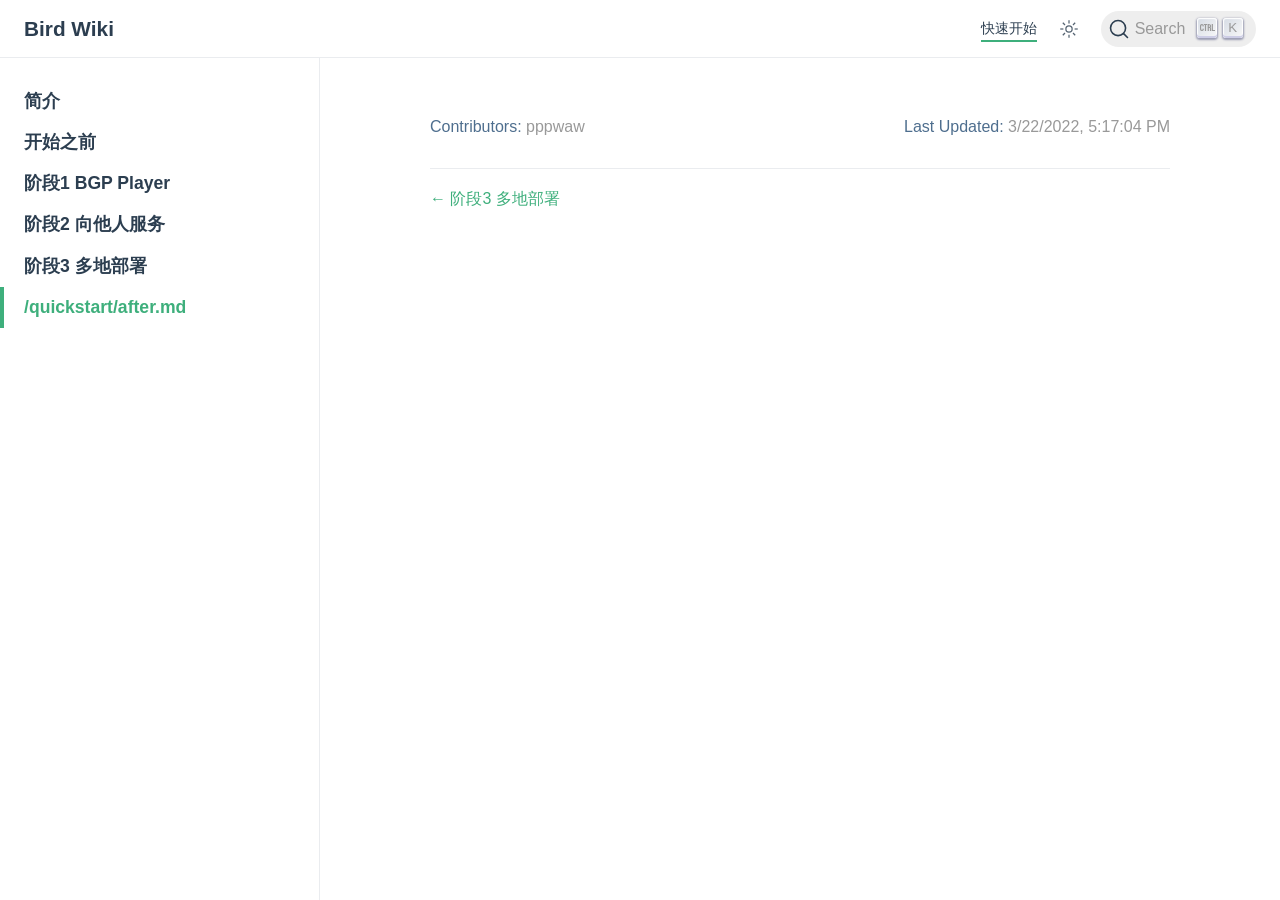
<file: quickstart/after.html>
<!DOCTYPE html>
<html lang="en-US">
  <head>
    <meta charset="utf-8">
    <meta name="viewport" content="width=device-width,initial-scale=1">
    <meta name="generator" content="VuePress 2.0.0-beta.41">
    <style>
      :root {
        --c-bg: #fff;
      }
      html.dark {
        --c-bg: #22272e;
      }
      html, body {
        background-color: var(--c-bg);
      }
    </style>
    <script>
      const userMode = localStorage.getItem('vuepress-color-scheme');
			const systemDarkMode = window.matchMedia && window.matchMedia('(prefers-color-scheme: dark)').matches;
			if (userMode === 'dark' || (userMode !== 'light' && systemDarkMode)) {
				document.documentElement.classList.toggle('dark', true);
			}
    </script>
    <title>Bird Wiki</title><meta name="description" content="一篇关于bird的百科（或者手册）">
    <link rel="modulepreload" href="/assets/app.75b428be.js"><link rel="modulepreload" href="/assets/after.html.f2d9fc13.js"><link rel="modulepreload" href="/assets/after.html.6376cee6.js"><link rel="prefetch" href="/assets/index.html.ac436bdb.js"><link rel="prefetch" href="/assets/index.html.42d4e035.js"><link rel="prefetch" href="/assets/index.html.4a85e855.js"><link rel="prefetch" href="/assets/before.html.88356f1a.js"><link rel="prefetch" href="/assets/idc.html.226d808a.js"><link rel="prefetch" href="/assets/multi_location.html.a8f0fb9b.js"><link rel="prefetch" href="/assets/player.html.93c0db7d.js"><link rel="prefetch" href="/assets/index.html.ba770ed0.js"><link rel="prefetch" href="/assets/index.html.91e249a4.js"><link rel="prefetch" href="/assets/index.html.86ddec6e.js"><link rel="prefetch" href="/assets/404.html.f166316b.js"><link rel="prefetch" href="/assets/index.html.d07616fe.js"><link rel="prefetch" href="/assets/index.html.e7ffcc28.js"><link rel="prefetch" href="/assets/index.html.e234be51.js"><link rel="prefetch" href="/assets/before.html.d2e57cd1.js"><link rel="prefetch" href="/assets/idc.html.86fdde9f.js"><link rel="prefetch" href="/assets/multi_location.html.f71ec841.js"><link rel="prefetch" href="/assets/player.html.a7988890.js"><link rel="prefetch" href="/assets/index.html.e85429dd.js"><link rel="prefetch" href="/assets/index.html.d8ee5e7a.js"><link rel="prefetch" href="/assets/index.html.9300c66d.js"><link rel="prefetch" href="/assets/404.html.4c7aabd8.js"><link rel="prefetch" href="/assets/404.d83c39bf.js"><link rel="prefetch" href="/assets/Layout.544ba9b4.js">
    <link rel="stylesheet" href="/assets/style.820628cb.css">
  </head>
  <body>
    <div id="app"><!--[--><div class="theme-container"><!--[--><header class="navbar"><div class="toggle-sidebar-button" title="toggle sidebar" aria-expanded="false" role="button" tabindex="0"><div class="icon" aria-hidden="true"><span></span><span></span><span></span></div></div><span><a href="/" class=""><!----><span class="site-name">Bird Wiki</span></a></span><div class="navbar-items-wrapper" style=""><!--[--><!--]--><nav class="navbar-items can-hide"><!--[--><div class="navbar-item"><a href="/quickstart/" class="router-link-active" aria-label="快速开始"><!--[--><!--]--> 快速开始 <!--[--><!--]--></a></div><!--]--></nav><!--[--><!--]--><button class="toggle-dark-button" title="toggle dark mode"><svg style="" class="icon" focusable="false" viewBox="0 0 32 32"><path d="M16 12.005a4 4 0 1 1-4 4a4.005 4.005 0 0 1 4-4m0-2a6 6 0 1 0 6 6a6 6 0 0 0-6-6z" fill="currentColor"></path><path d="M5.394 6.813l1.414-1.415l3.506 3.506L8.9 10.318z" fill="currentColor"></path><path d="M2 15.005h5v2H2z" fill="currentColor"></path><path d="M5.394 25.197L8.9 21.691l1.414 1.415l-3.506 3.505z" fill="currentColor"></path><path d="M15 25.005h2v5h-2z" fill="currentColor"></path><path d="M21.687 23.106l1.414-1.415l3.506 3.506l-1.414 1.414z" fill="currentColor"></path><path d="M25 15.005h5v2h-5z" fill="currentColor"></path><path d="M21.687 8.904l3.506-3.506l1.414 1.415l-3.506 3.505z" fill="currentColor"></path><path d="M15 2.005h2v5h-2z" fill="currentColor"></path></svg><svg style="display:none;" class="icon" focusable="false" viewBox="0 0 32 32"><path d="M13.502 5.414a15.075 15.075 0 0 0 11.594 18.194a11.113 11.113 0 0 1-7.975 3.39c-.138 0-.278.005-.418 0a11.094 11.094 0 0 1-3.2-21.584M14.98 3a1.002 1.002 0 0 0-.175.016a13.096 13.096 0 0 0 1.825 25.981c.164.006.328 0 .49 0a13.072 13.072 0 0 0 10.703-5.555a1.01 1.01 0 0 0-.783-1.565A13.08 13.08 0 0 1 15.89 4.38A1.015 1.015 0 0 0 14.98 3z" fill="currentColor"></path></svg></button><div id="docsearch-container"></div></div></header><!--]--><div class="sidebar-mask"></div><!--[--><aside class="sidebar"><nav class="navbar-items"><!--[--><div class="navbar-item"><a href="/quickstart/" class="router-link-active" aria-label="快速开始"><!--[--><!--]--> 快速开始 <!--[--><!--]--></a></div><!--]--></nav><!--[--><!--]--><ul class="sidebar-items"><!--[--><li><a href="/quickstart/" class="router-link-active sidebar-item sidebar-heading" aria-label="简介"><!--[--><!--]--> 简介 <!--[--><!--]--></a><!----></li><li><a href="/quickstart/before.html" class="sidebar-item sidebar-heading" aria-label="开始之前"><!--[--><!--]--> 开始之前 <!--[--><!--]--></a><!----></li><li><a href="/quickstart/player.html" class="sidebar-item sidebar-heading" aria-label="阶段1 BGP Player"><!--[--><!--]--> 阶段1 BGP Player <!--[--><!--]--></a><!----></li><li><a href="/quickstart/idc.html" class="sidebar-item sidebar-heading" aria-label="阶段2 向他人服务"><!--[--><!--]--> 阶段2 向他人服务 <!--[--><!--]--></a><!----></li><li><a href="/quickstart/multi_location.html" class="sidebar-item sidebar-heading" aria-label="阶段3 多地部署"><!--[--><!--]--> 阶段3 多地部署 <!--[--><!--]--></a><!----></li><li><a aria-current="page" href="/quickstart/after.html" class="router-link-active router-link-exact-active router-link-active sidebar-item sidebar-heading active" aria-label="/quickstart/after.md"><!--[--><!--]--> /quickstart/after.md <!--[--><!--]--></a><!----></li><!--]--></ul><!--[--><!--]--></aside><!--]--><!--[--><main class="page"><!--[--><!--]--><div class="theme-default-content"></div><footer class="page-meta"><!----><div class="meta-item last-updated"><span class="meta-item-label">Last Updated: </span><!----></div><div class="meta-item contributors"><span class="meta-item-label">Contributors: </span><span class="meta-item-info"><!--[--><!--[--><span class="contributor" title="email: pppwaw@pppwaw.top">pppwaw</span><!----><!--]--><!--]--></span></div></footer><nav class="page-nav"><p class="inner"><span class="prev"><a href="/quickstart/multi_location.html" class="" aria-label="阶段3 多地部署"><!--[--><!--]--> 阶段3 多地部署 <!--[--><!--]--></a></span><!----></p></nav><!--[--><!--]--></main><!--]--></div><!----><!--]--></div>
    <script type="module" src="/assets/app.75b428be.js" defer></script>
  </body>
</html>
</file>
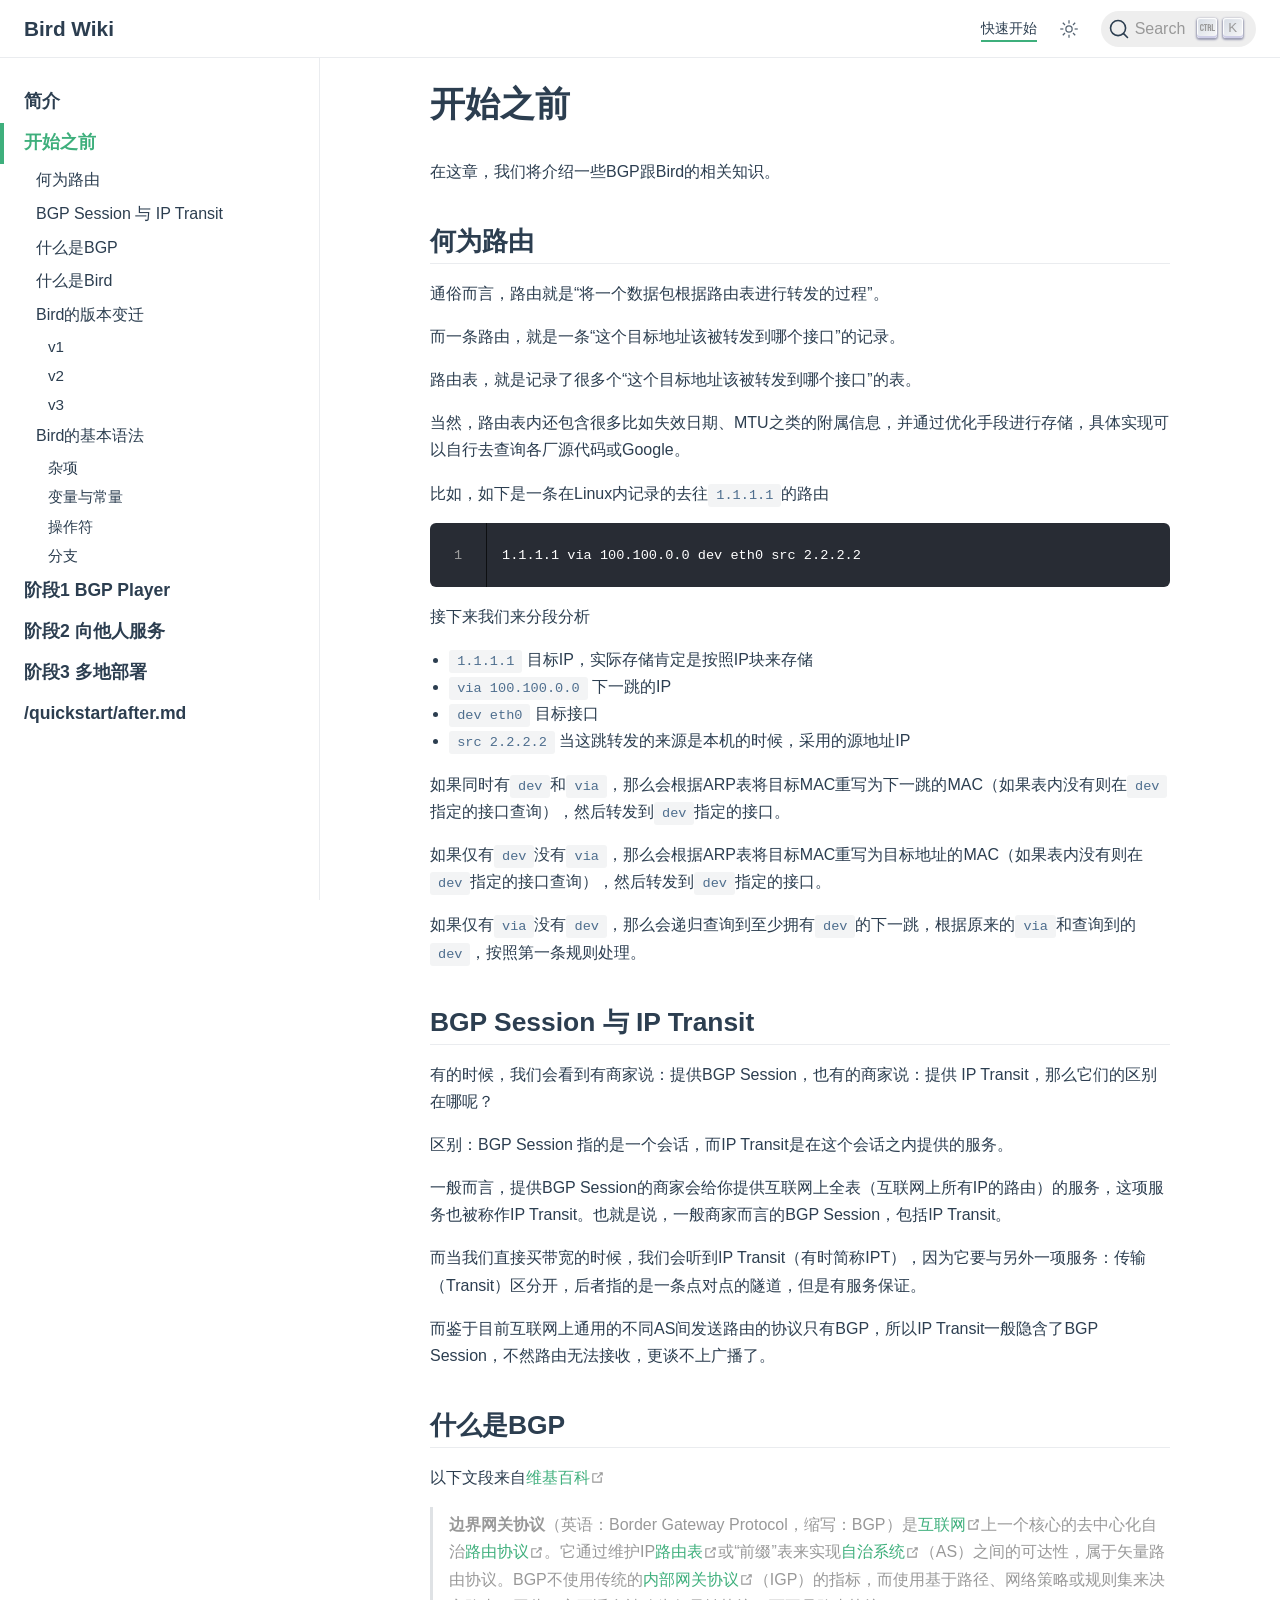
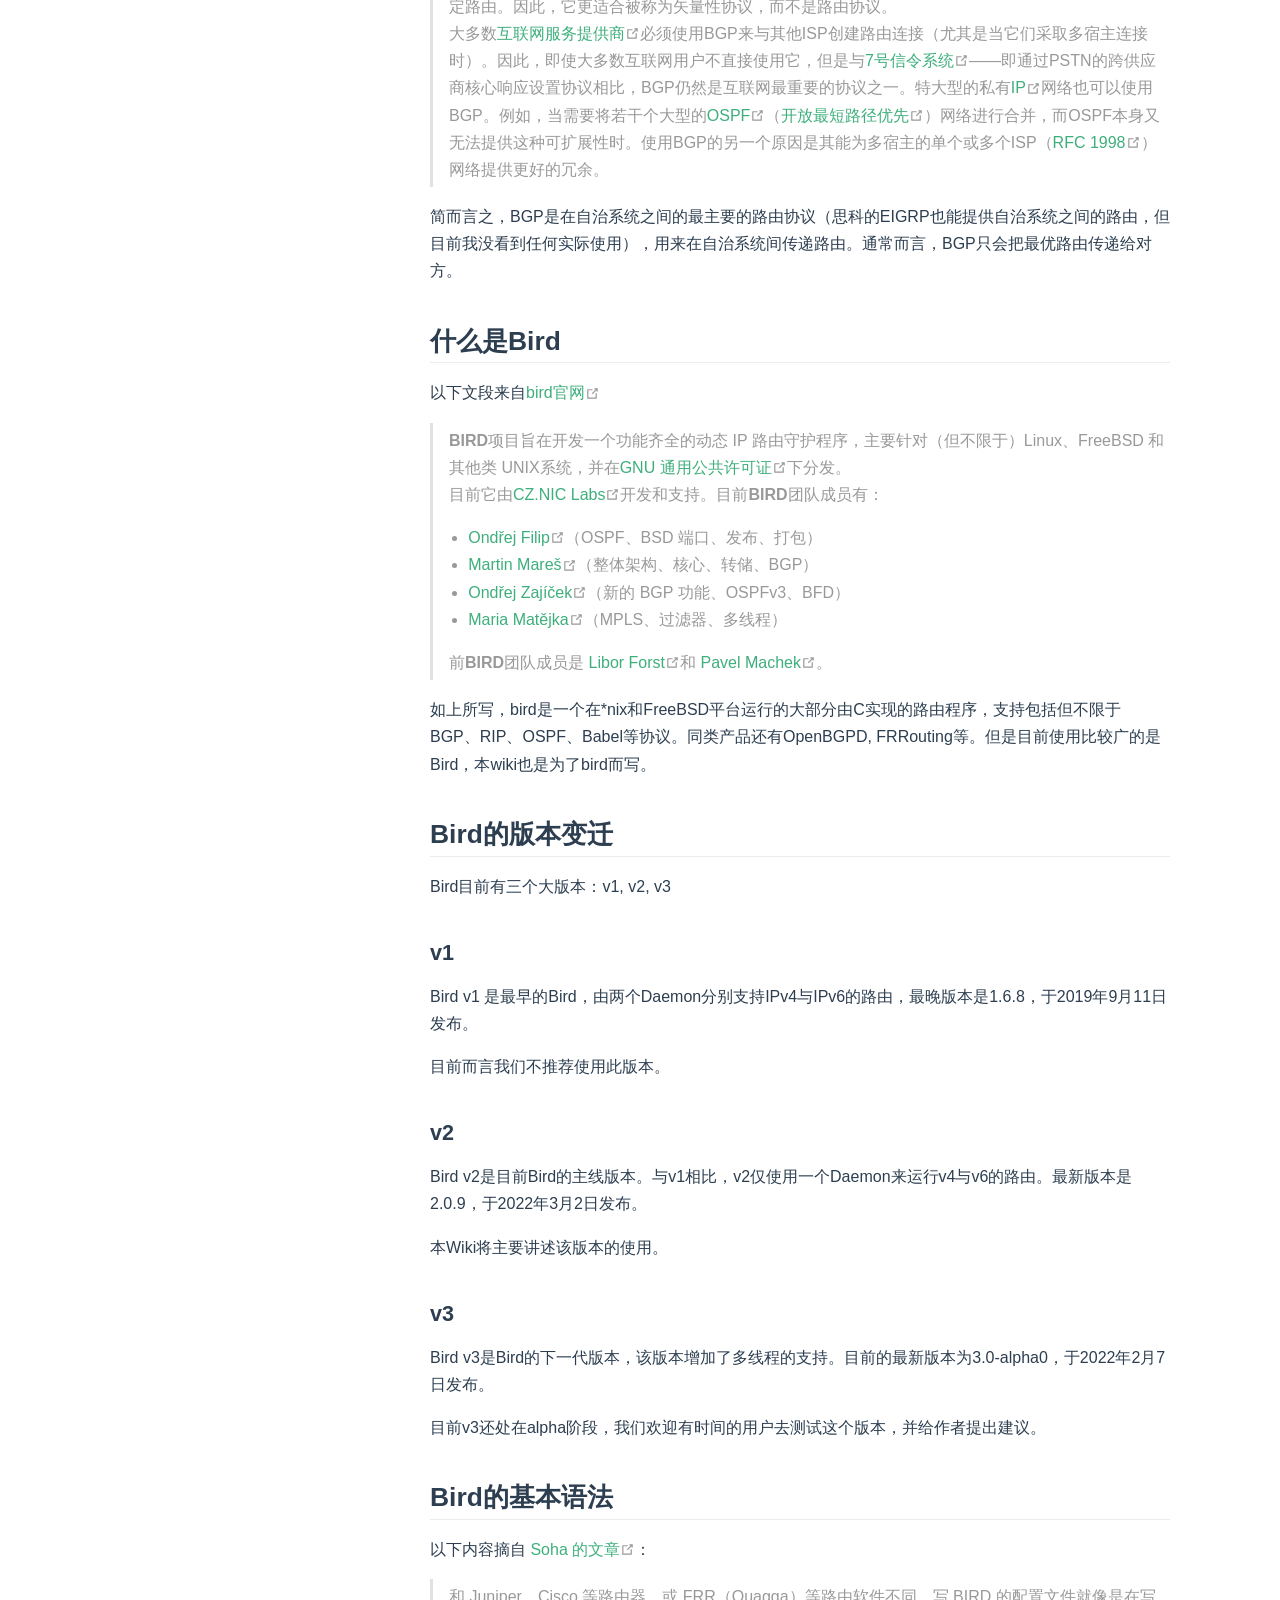
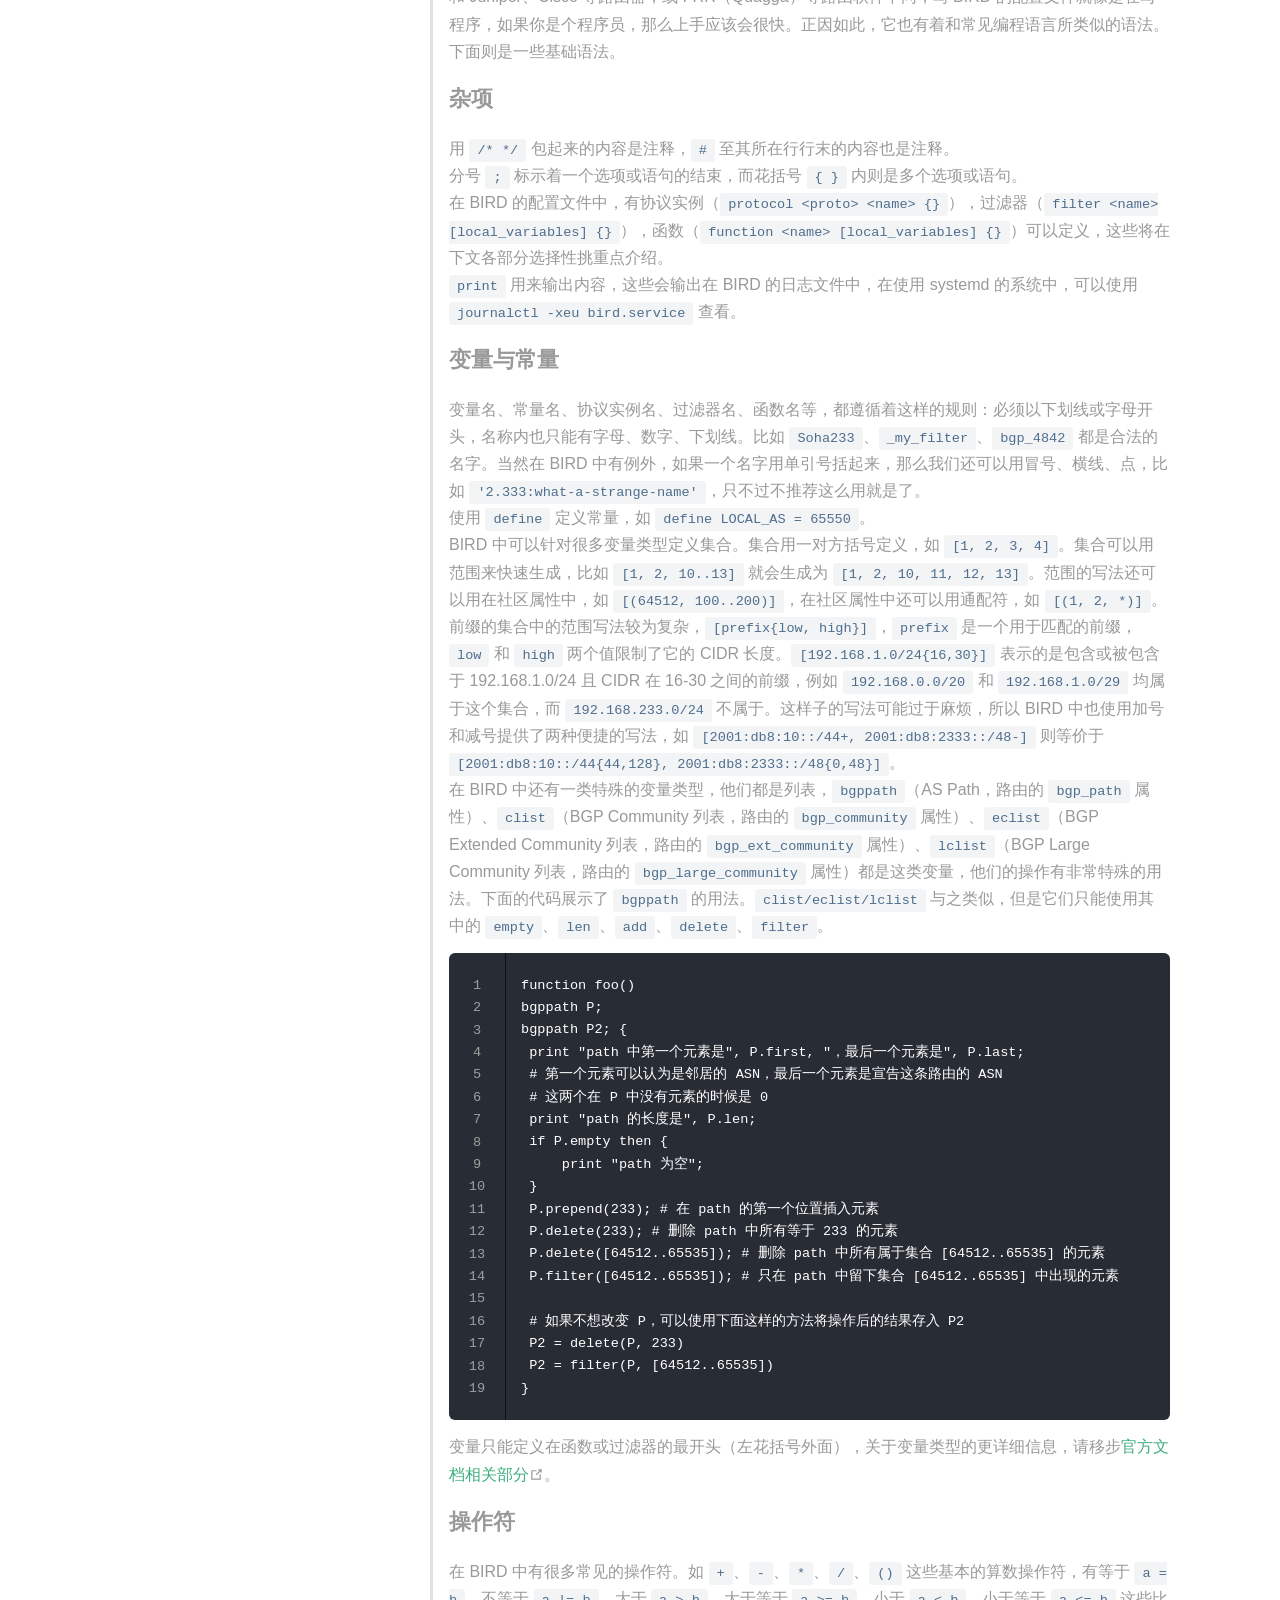
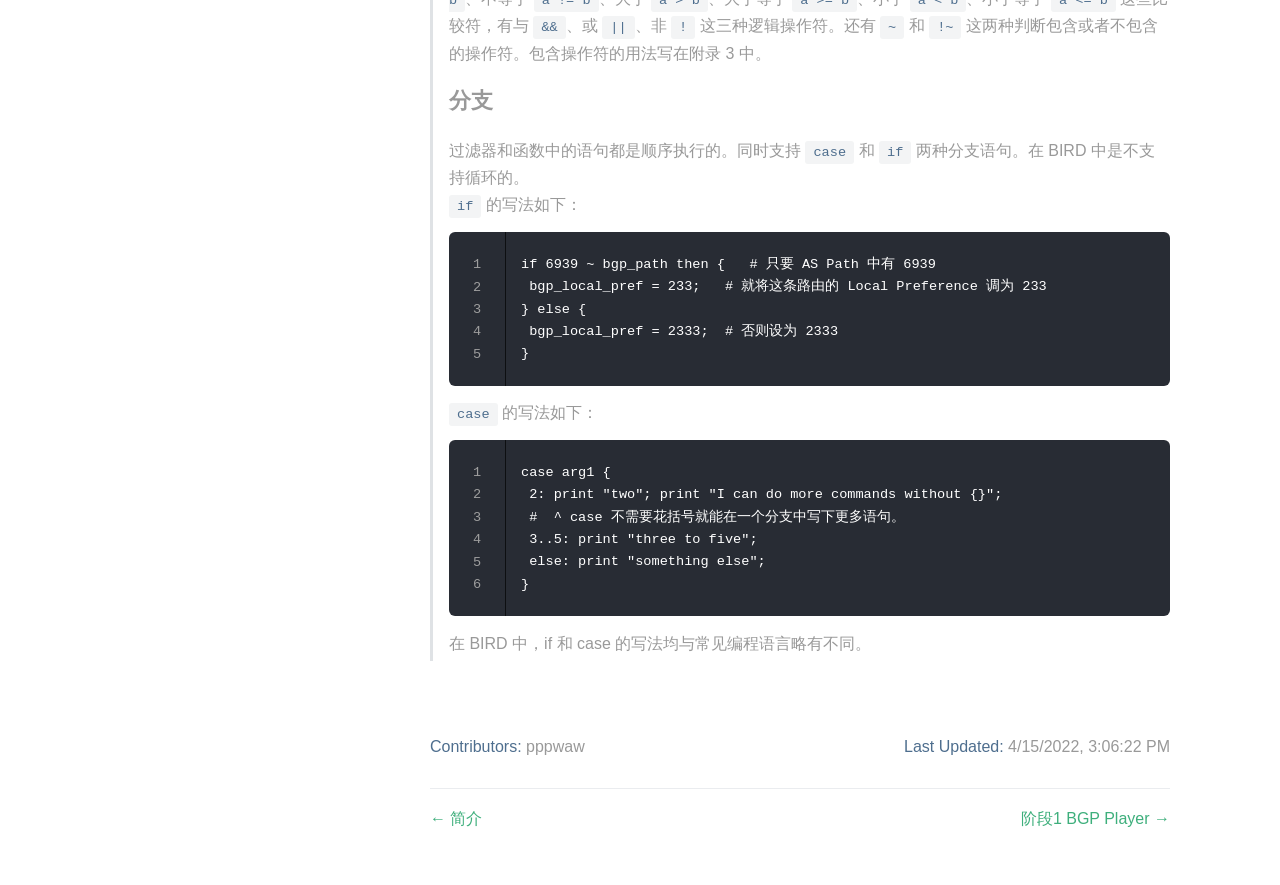
<file: quickstart/before.html>
<!DOCTYPE html>
<html lang="en-US">
  <head>
    <meta charset="utf-8">
    <meta name="viewport" content="width=device-width,initial-scale=1">
    <meta name="generator" content="VuePress 2.0.0-beta.41">
    <style>
      :root {
        --c-bg: #fff;
      }
      html.dark {
        --c-bg: #22272e;
      }
      html, body {
        background-color: var(--c-bg);
      }
    </style>
    <script>
      const userMode = localStorage.getItem('vuepress-color-scheme');
			const systemDarkMode = window.matchMedia && window.matchMedia('(prefers-color-scheme: dark)').matches;
			if (userMode === 'dark' || (userMode !== 'light' && systemDarkMode)) {
				document.documentElement.classList.toggle('dark', true);
			}
    </script>
    <title>开始之前 | Bird Wiki</title><meta name="description" content="一篇关于bird的百科（或者手册）">
    <link rel="modulepreload" href="/assets/app.75b428be.js"><link rel="modulepreload" href="/assets/before.html.d2e57cd1.js"><link rel="modulepreload" href="/assets/before.html.88356f1a.js"><link rel="prefetch" href="/assets/index.html.ac436bdb.js"><link rel="prefetch" href="/assets/index.html.42d4e035.js"><link rel="prefetch" href="/assets/index.html.4a85e855.js"><link rel="prefetch" href="/assets/after.html.6376cee6.js"><link rel="prefetch" href="/assets/idc.html.226d808a.js"><link rel="prefetch" href="/assets/multi_location.html.a8f0fb9b.js"><link rel="prefetch" href="/assets/player.html.93c0db7d.js"><link rel="prefetch" href="/assets/index.html.ba770ed0.js"><link rel="prefetch" href="/assets/index.html.91e249a4.js"><link rel="prefetch" href="/assets/index.html.86ddec6e.js"><link rel="prefetch" href="/assets/404.html.f166316b.js"><link rel="prefetch" href="/assets/index.html.d07616fe.js"><link rel="prefetch" href="/assets/index.html.e7ffcc28.js"><link rel="prefetch" href="/assets/index.html.e234be51.js"><link rel="prefetch" href="/assets/after.html.f2d9fc13.js"><link rel="prefetch" href="/assets/idc.html.86fdde9f.js"><link rel="prefetch" href="/assets/multi_location.html.f71ec841.js"><link rel="prefetch" href="/assets/player.html.a7988890.js"><link rel="prefetch" href="/assets/index.html.e85429dd.js"><link rel="prefetch" href="/assets/index.html.d8ee5e7a.js"><link rel="prefetch" href="/assets/index.html.9300c66d.js"><link rel="prefetch" href="/assets/404.html.4c7aabd8.js"><link rel="prefetch" href="/assets/404.d83c39bf.js"><link rel="prefetch" href="/assets/Layout.544ba9b4.js">
    <link rel="stylesheet" href="/assets/style.820628cb.css">
  </head>
  <body>
    <div id="app"><!--[--><div class="theme-container"><!--[--><header class="navbar"><div class="toggle-sidebar-button" title="toggle sidebar" aria-expanded="false" role="button" tabindex="0"><div class="icon" aria-hidden="true"><span></span><span></span><span></span></div></div><span><a href="/" class=""><!----><span class="site-name">Bird Wiki</span></a></span><div class="navbar-items-wrapper" style=""><!--[--><!--]--><nav class="navbar-items can-hide"><!--[--><div class="navbar-item"><a href="/quickstart/" class="router-link-active" aria-label="快速开始"><!--[--><!--]--> 快速开始 <!--[--><!--]--></a></div><!--]--></nav><!--[--><!--]--><button class="toggle-dark-button" title="toggle dark mode"><svg style="" class="icon" focusable="false" viewBox="0 0 32 32"><path d="M16 12.005a4 4 0 1 1-4 4a4.005 4.005 0 0 1 4-4m0-2a6 6 0 1 0 6 6a6 6 0 0 0-6-6z" fill="currentColor"></path><path d="M5.394 6.813l1.414-1.415l3.506 3.506L8.9 10.318z" fill="currentColor"></path><path d="M2 15.005h5v2H2z" fill="currentColor"></path><path d="M5.394 25.197L8.9 21.691l1.414 1.415l-3.506 3.505z" fill="currentColor"></path><path d="M15 25.005h2v5h-2z" fill="currentColor"></path><path d="M21.687 23.106l1.414-1.415l3.506 3.506l-1.414 1.414z" fill="currentColor"></path><path d="M25 15.005h5v2h-5z" fill="currentColor"></path><path d="M21.687 8.904l3.506-3.506l1.414 1.415l-3.506 3.505z" fill="currentColor"></path><path d="M15 2.005h2v5h-2z" fill="currentColor"></path></svg><svg style="display:none;" class="icon" focusable="false" viewBox="0 0 32 32"><path d="M13.502 5.414a15.075 15.075 0 0 0 11.594 18.194a11.113 11.113 0 0 1-7.975 3.39c-.138 0-.278.005-.418 0a11.094 11.094 0 0 1-3.2-21.584M14.98 3a1.002 1.002 0 0 0-.175.016a13.096 13.096 0 0 0 1.825 25.981c.164.006.328 0 .49 0a13.072 13.072 0 0 0 10.703-5.555a1.01 1.01 0 0 0-.783-1.565A13.08 13.08 0 0 1 15.89 4.38A1.015 1.015 0 0 0 14.98 3z" fill="currentColor"></path></svg></button><div id="docsearch-container"></div></div></header><!--]--><div class="sidebar-mask"></div><!--[--><aside class="sidebar"><nav class="navbar-items"><!--[--><div class="navbar-item"><a href="/quickstart/" class="router-link-active" aria-label="快速开始"><!--[--><!--]--> 快速开始 <!--[--><!--]--></a></div><!--]--></nav><!--[--><!--]--><ul class="sidebar-items"><!--[--><li><a href="/quickstart/" class="router-link-active sidebar-item sidebar-heading" aria-label="简介"><!--[--><!--]--> 简介 <!--[--><!--]--></a><!----></li><li><a aria-current="page" href="/quickstart/before.html" class="router-link-active router-link-exact-active router-link-active sidebar-item sidebar-heading active" aria-label="开始之前"><!--[--><!--]--> 开始之前 <!--[--><!--]--></a><!--[--><ul style="" class="sidebar-item-children"><!--[--><li><a aria-current="page" href="/quickstart/before.html#何为路由" class="router-link-active router-link-exact-active sidebar-item" aria-label="何为路由"><!--[--><!--]--> 何为路由 <!--[--><!--]--></a><!----></li><li><a aria-current="page" href="/quickstart/before.html#bgp-session-与-ip-transit" class="router-link-active router-link-exact-active sidebar-item" aria-label="BGP Session 与 IP Transit"><!--[--><!--]--> BGP Session 与 IP Transit <!--[--><!--]--></a><!----></li><li><a aria-current="page" href="/quickstart/before.html#什么是bgp" class="router-link-active router-link-exact-active sidebar-item" aria-label="什么是BGP"><!--[--><!--]--> 什么是BGP <!--[--><!--]--></a><!----></li><li><a aria-current="page" href="/quickstart/before.html#什么是bird" class="router-link-active router-link-exact-active sidebar-item" aria-label="什么是Bird"><!--[--><!--]--> 什么是Bird <!--[--><!--]--></a><!----></li><li><a aria-current="page" href="/quickstart/before.html#bird的版本变迁" class="router-link-active router-link-exact-active sidebar-item" aria-label="Bird的版本变迁"><!--[--><!--]--> Bird的版本变迁 <!--[--><!--]--></a><!--[--><ul style="" class="sidebar-item-children"><!--[--><li><a aria-current="page" href="/quickstart/before.html#v1" class="router-link-active router-link-exact-active sidebar-item" aria-label="v1"><!--[--><!--]--> v1 <!--[--><!--]--></a><!----></li><li><a aria-current="page" href="/quickstart/before.html#v2" class="router-link-active router-link-exact-active sidebar-item" aria-label="v2"><!--[--><!--]--> v2 <!--[--><!--]--></a><!----></li><li><a aria-current="page" href="/quickstart/before.html#v3" class="router-link-active router-link-exact-active sidebar-item" aria-label="v3"><!--[--><!--]--> v3 <!--[--><!--]--></a><!----></li><!--]--></ul><!--]--></li><li><a aria-current="page" href="/quickstart/before.html#bird的基本语法" class="router-link-active router-link-exact-active sidebar-item" aria-label="Bird的基本语法"><!--[--><!--]--> Bird的基本语法 <!--[--><!--]--></a><!--[--><ul style="" class="sidebar-item-children"><!--[--><li><a aria-current="page" href="/quickstart/before.html#杂项" class="router-link-active router-link-exact-active sidebar-item" aria-label="杂项"><!--[--><!--]--> 杂项 <!--[--><!--]--></a><!----></li><li><a aria-current="page" href="/quickstart/before.html#变量与常量" class="router-link-active router-link-exact-active sidebar-item" aria-label="变量与常量"><!--[--><!--]--> 变量与常量 <!--[--><!--]--></a><!----></li><li><a aria-current="page" href="/quickstart/before.html#操作符" class="router-link-active router-link-exact-active sidebar-item" aria-label="操作符"><!--[--><!--]--> 操作符 <!--[--><!--]--></a><!----></li><li><a aria-current="page" href="/quickstart/before.html#分支" class="router-link-active router-link-exact-active sidebar-item" aria-label="分支"><!--[--><!--]--> 分支 <!--[--><!--]--></a><!----></li><!--]--></ul><!--]--></li><!--]--></ul><!--]--></li><li><a href="/quickstart/player.html" class="sidebar-item sidebar-heading" aria-label="阶段1 BGP Player"><!--[--><!--]--> 阶段1 BGP Player <!--[--><!--]--></a><!----></li><li><a href="/quickstart/idc.html" class="sidebar-item sidebar-heading" aria-label="阶段2 向他人服务"><!--[--><!--]--> 阶段2 向他人服务 <!--[--><!--]--></a><!----></li><li><a href="/quickstart/multi_location.html" class="sidebar-item sidebar-heading" aria-label="阶段3 多地部署"><!--[--><!--]--> 阶段3 多地部署 <!--[--><!--]--></a><!----></li><li><a href="/quickstart/after.html" class="sidebar-item sidebar-heading" aria-label="/quickstart/after.md"><!--[--><!--]--> /quickstart/after.md <!--[--><!--]--></a><!----></li><!--]--></ul><!--[--><!--]--></aside><!--]--><!--[--><main class="page"><!--[--><!--]--><div class="theme-default-content"><!--[--><h1 id="开始之前" tabindex="-1"><a class="header-anchor" href="#开始之前" aria-hidden="true">#</a> 开始之前</h1><p>在这章，我们将介绍一些BGP跟Bird的相关知识。</p><h2 id="何为路由" tabindex="-1"><a class="header-anchor" href="#何为路由" aria-hidden="true">#</a> 何为路由</h2><p>通俗而言，路由就是“将一个数据包根据路由表进行转发的过程”。</p><p>而一条路由，就是一条“这个目标地址该被转发到哪个接口”的记录。</p><p>路由表，就是记录了很多个“这个目标地址该被转发到哪个接口”的表。</p><p>当然，路由表内还包含很多比如失效日期、MTU之类的附属信息，并通过优化手段进行存储，具体实现可以自行去查询各厂源代码或Google。</p><p>比如，如下是一条在Linux内记录的去往<code>1.1.1.1</code>的路由</p><div class="language-text ext-text line-numbers-mode"><pre class="language-text"><code>1.1.1.1 via 100.100.0.0 dev eth0 src 2.2.2.2
</code></pre><div class="line-numbers" aria-hidden="true"><span class="line-number">1</span><br></div></div><p>接下来我们来分段分析</p><ul><li><code>1.1.1.1</code> 目标IP，实际存储肯定是按照IP块来存储</li><li><code>via 100.100.0.0</code> 下一跳的IP</li><li><code>dev eth0</code> 目标接口</li><li><code>src 2.2.2.2</code> 当这跳转发的来源是本机的时候，采用的源地址IP</li></ul><p>如果同时有<code>dev</code>和<code>via</code>，那么会根据ARP表将目标MAC重写为下一跳的MAC（如果表内没有则在<code>dev</code>指定的接口查询），然后转发到<code>dev</code>指定的接口。</p><p>如果仅有<code>dev</code>没有<code>via</code>，那么会根据ARP表将目标MAC重写为目标地址的MAC（如果表内没有则在<code>dev</code>指定的接口查询），然后转发到<code>dev</code>指定的接口。</p><p>如果仅有<code>via</code>没有<code>dev</code>，那么会递归查询到至少拥有<code>dev</code>的下一跳，根据原来的<code>via</code>和查询到的<code>dev</code>，按照第一条规则处理。</p><h2 id="bgp-session-与-ip-transit" tabindex="-1"><a class="header-anchor" href="#bgp-session-与-ip-transit" aria-hidden="true">#</a> BGP Session 与 IP Transit</h2><p>有的时候，我们会看到有商家说：提供BGP Session，也有的商家说：提供 IP Transit，那么它们的区别在哪呢？</p><p>区别：BGP Session 指的是一个会话，而IP Transit是在这个会话之内提供的服务。</p><p>一般而言，提供BGP Session的商家会给你提供互联网上全表（互联网上所有IP的路由）的服务，这项服务也被称作IP Transit。也就是说，一般商家而言的BGP Session，包括IP Transit。</p><p>而当我们直接买带宽的时候，我们会听到IP Transit（有时简称IPT），因为它要与另外一项服务：传输（Transit）区分开，后者指的是一条点对点的隧道，但是有服务保证。</p><p>而鉴于目前互联网上通用的不同AS间发送路由的协议只有BGP，所以IP Transit一般隐含了BGP Session，不然路由无法接收，更谈不上广播了。</p><h2 id="什么是bgp" tabindex="-1"><a class="header-anchor" href="#什么是bgp" aria-hidden="true">#</a> 什么是BGP</h2><p>以下文段来自<a href="https://zh.wikipedia.org/wiki/%E8%BE%B9%E7%95%8C%E7%BD%91%E5%85%B3%E5%8D%8F%E8%AE%AE" target="_blank" rel="noopener noreferrer">维基百科<span><svg class="external-link-icon" xmlns="http://www.w3.org/2000/svg" aria-hidden="true" focusable="false" x="0px" y="0px" viewbox="0 0 100 100" width="15" height="15"><path fill="currentColor" d="M18.8,85.1h56l0,0c2.2,0,4-1.8,4-4v-32h-8v28h-48v-48h28v-8h-32l0,0c-2.2,0-4,1.8-4,4v56C14.8,83.3,16.6,85.1,18.8,85.1z"></path><polygon fill="currentColor" points="45.7,48.7 51.3,54.3 77.2,28.5 77.2,37.2 85.2,37.2 85.2,14.9 62.8,14.9 62.8,22.9 71.5,22.9"></polygon></svg><span class="external-link-icon-sr-only">open in new window</span></span></a></p><blockquote><p><strong>边界网关协议</strong>（英语：Border Gateway Protocol，缩写：BGP）是<a href="https://zh.wikipedia.org/wiki/%E4%BA%92%E8%81%94%E7%BD%91" target="_blank" rel="noopener noreferrer">互联网<span><svg class="external-link-icon" xmlns="http://www.w3.org/2000/svg" aria-hidden="true" focusable="false" x="0px" y="0px" viewbox="0 0 100 100" width="15" height="15"><path fill="currentColor" d="M18.8,85.1h56l0,0c2.2,0,4-1.8,4-4v-32h-8v28h-48v-48h28v-8h-32l0,0c-2.2,0-4,1.8-4,4v56C14.8,83.3,16.6,85.1,18.8,85.1z"></path><polygon fill="currentColor" points="45.7,48.7 51.3,54.3 77.2,28.5 77.2,37.2 85.2,37.2 85.2,14.9 62.8,14.9 62.8,22.9 71.5,22.9"></polygon></svg><span class="external-link-icon-sr-only">open in new window</span></span></a>上一个核心的去中心化自治<a href="https://zh.wikipedia.org/wiki/%E8%B7%AF%E7%94%B1%E5%8D%8F%E8%AE%AE" target="_blank" rel="noopener noreferrer">路由协议<span><svg class="external-link-icon" xmlns="http://www.w3.org/2000/svg" aria-hidden="true" focusable="false" x="0px" y="0px" viewbox="0 0 100 100" width="15" height="15"><path fill="currentColor" d="M18.8,85.1h56l0,0c2.2,0,4-1.8,4-4v-32h-8v28h-48v-48h28v-8h-32l0,0c-2.2,0-4,1.8-4,4v56C14.8,83.3,16.6,85.1,18.8,85.1z"></path><polygon fill="currentColor" points="45.7,48.7 51.3,54.3 77.2,28.5 77.2,37.2 85.2,37.2 85.2,14.9 62.8,14.9 62.8,22.9 71.5,22.9"></polygon></svg><span class="external-link-icon-sr-only">open in new window</span></span></a>。它通过维护IP<a href="https://zh.wikipedia.org/wiki/%E8%B7%AF%E7%94%B1%E8%A1%A8" target="_blank" rel="noopener noreferrer">路由表<span><svg class="external-link-icon" xmlns="http://www.w3.org/2000/svg" aria-hidden="true" focusable="false" x="0px" y="0px" viewbox="0 0 100 100" width="15" height="15"><path fill="currentColor" d="M18.8,85.1h56l0,0c2.2,0,4-1.8,4-4v-32h-8v28h-48v-48h28v-8h-32l0,0c-2.2,0-4,1.8-4,4v56C14.8,83.3,16.6,85.1,18.8,85.1z"></path><polygon fill="currentColor" points="45.7,48.7 51.3,54.3 77.2,28.5 77.2,37.2 85.2,37.2 85.2,14.9 62.8,14.9 62.8,22.9 71.5,22.9"></polygon></svg><span class="external-link-icon-sr-only">open in new window</span></span></a>或“前缀”表来实现<a href="https://zh.wikipedia.org/wiki/%E8%87%AA%E6%B2%BB%E7%B3%BB%E7%BB%9F" target="_blank" rel="noopener noreferrer">自治系统<span><svg class="external-link-icon" xmlns="http://www.w3.org/2000/svg" aria-hidden="true" focusable="false" x="0px" y="0px" viewbox="0 0 100 100" width="15" height="15"><path fill="currentColor" d="M18.8,85.1h56l0,0c2.2,0,4-1.8,4-4v-32h-8v28h-48v-48h28v-8h-32l0,0c-2.2,0-4,1.8-4,4v56C14.8,83.3,16.6,85.1,18.8,85.1z"></path><polygon fill="currentColor" points="45.7,48.7 51.3,54.3 77.2,28.5 77.2,37.2 85.2,37.2 85.2,14.9 62.8,14.9 62.8,22.9 71.5,22.9"></polygon></svg><span class="external-link-icon-sr-only">open in new window</span></span></a>（AS）之间的可达性，属于矢量路由协议。BGP不使用传统的<a href="https://zh.wikipedia.org/wiki/%E5%86%85%E9%83%A8%E7%BD%91%E5%85%B3%E5%8D%8F%E8%AE%AE" target="_blank" rel="noopener noreferrer">内部网关协议<span><svg class="external-link-icon" xmlns="http://www.w3.org/2000/svg" aria-hidden="true" focusable="false" x="0px" y="0px" viewbox="0 0 100 100" width="15" height="15"><path fill="currentColor" d="M18.8,85.1h56l0,0c2.2,0,4-1.8,4-4v-32h-8v28h-48v-48h28v-8h-32l0,0c-2.2,0-4,1.8-4,4v56C14.8,83.3,16.6,85.1,18.8,85.1z"></path><polygon fill="currentColor" points="45.7,48.7 51.3,54.3 77.2,28.5 77.2,37.2 85.2,37.2 85.2,14.9 62.8,14.9 62.8,22.9 71.5,22.9"></polygon></svg><span class="external-link-icon-sr-only">open in new window</span></span></a>（IGP）的指标，而使用基于路径、网络策略或规则集来决定路由。因此，它更适合被称为矢量性协议，而不是路由协议。</p><p>大多数<a href="https://zh.wikipedia.org/wiki/%E4%BA%92%E8%81%94%E7%BD%91%E6%9C%8D%E5%8A%A1%E6%8F%90%E4%BE%9B%E5%95%86" target="_blank" rel="noopener noreferrer">互联网服务提供商<span><svg class="external-link-icon" xmlns="http://www.w3.org/2000/svg" aria-hidden="true" focusable="false" x="0px" y="0px" viewbox="0 0 100 100" width="15" height="15"><path fill="currentColor" d="M18.8,85.1h56l0,0c2.2,0,4-1.8,4-4v-32h-8v28h-48v-48h28v-8h-32l0,0c-2.2,0-4,1.8-4,4v56C14.8,83.3,16.6,85.1,18.8,85.1z"></path><polygon fill="currentColor" points="45.7,48.7 51.3,54.3 77.2,28.5 77.2,37.2 85.2,37.2 85.2,14.9 62.8,14.9 62.8,22.9 71.5,22.9"></polygon></svg><span class="external-link-icon-sr-only">open in new window</span></span></a>必须使用BGP来与其他ISP创建路由连接（尤其是当它们采取多宿主连接时）。因此，即使大多数互联网用户不直接使用它，但是与<a href="https://zh.wikipedia.org/wiki/7%E5%8F%B7%E4%BF%A1%E4%BB%A4%E7%B3%BB%E7%BB%9F" target="_blank" rel="noopener noreferrer">7号信令系统<span><svg class="external-link-icon" xmlns="http://www.w3.org/2000/svg" aria-hidden="true" focusable="false" x="0px" y="0px" viewbox="0 0 100 100" width="15" height="15"><path fill="currentColor" d="M18.8,85.1h56l0,0c2.2,0,4-1.8,4-4v-32h-8v28h-48v-48h28v-8h-32l0,0c-2.2,0-4,1.8-4,4v56C14.8,83.3,16.6,85.1,18.8,85.1z"></path><polygon fill="currentColor" points="45.7,48.7 51.3,54.3 77.2,28.5 77.2,37.2 85.2,37.2 85.2,14.9 62.8,14.9 62.8,22.9 71.5,22.9"></polygon></svg><span class="external-link-icon-sr-only">open in new window</span></span></a>——即通过PSTN的跨供应商核心响应设置协议相比，BGP仍然是互联网最重要的协议之一。特大型的私有<a href="https://zh.wikipedia.org/wiki/%E7%BD%91%E9%99%85%E5%8D%8F%E8%AE%AE" target="_blank" rel="noopener noreferrer">IP<span><svg class="external-link-icon" xmlns="http://www.w3.org/2000/svg" aria-hidden="true" focusable="false" x="0px" y="0px" viewbox="0 0 100 100" width="15" height="15"><path fill="currentColor" d="M18.8,85.1h56l0,0c2.2,0,4-1.8,4-4v-32h-8v28h-48v-48h28v-8h-32l0,0c-2.2,0-4,1.8-4,4v56C14.8,83.3,16.6,85.1,18.8,85.1z"></path><polygon fill="currentColor" points="45.7,48.7 51.3,54.3 77.2,28.5 77.2,37.2 85.2,37.2 85.2,14.9 62.8,14.9 62.8,22.9 71.5,22.9"></polygon></svg><span class="external-link-icon-sr-only">open in new window</span></span></a>网络也可以使用BGP。例如，当需要将若干个大型的<a href="https://zh.wikipedia.org/wiki/OSPF" target="_blank" rel="noopener noreferrer">OSPF<span><svg class="external-link-icon" xmlns="http://www.w3.org/2000/svg" aria-hidden="true" focusable="false" x="0px" y="0px" viewbox="0 0 100 100" width="15" height="15"><path fill="currentColor" d="M18.8,85.1h56l0,0c2.2,0,4-1.8,4-4v-32h-8v28h-48v-48h28v-8h-32l0,0c-2.2,0-4,1.8-4,4v56C14.8,83.3,16.6,85.1,18.8,85.1z"></path><polygon fill="currentColor" points="45.7,48.7 51.3,54.3 77.2,28.5 77.2,37.2 85.2,37.2 85.2,14.9 62.8,14.9 62.8,22.9 71.5,22.9"></polygon></svg><span class="external-link-icon-sr-only">open in new window</span></span></a>（<a href="https://zh.wikipedia.org/wiki/%E5%BC%80%E6%94%BE%E6%9C%80%E7%9F%AD%E8%B7%AF%E5%BE%84%E4%BC%98%E5%85%88" target="_blank" rel="noopener noreferrer">开放最短路径优先<span><svg class="external-link-icon" xmlns="http://www.w3.org/2000/svg" aria-hidden="true" focusable="false" x="0px" y="0px" viewbox="0 0 100 100" width="15" height="15"><path fill="currentColor" d="M18.8,85.1h56l0,0c2.2,0,4-1.8,4-4v-32h-8v28h-48v-48h28v-8h-32l0,0c-2.2,0-4,1.8-4,4v56C14.8,83.3,16.6,85.1,18.8,85.1z"></path><polygon fill="currentColor" points="45.7,48.7 51.3,54.3 77.2,28.5 77.2,37.2 85.2,37.2 85.2,14.9 62.8,14.9 62.8,22.9 71.5,22.9"></polygon></svg><span class="external-link-icon-sr-only">open in new window</span></span></a>）网络进行合并，而OSPF本身又无法提供这种可扩展性时。使用BGP的另一个原因是其能为多宿主的单个或多个ISP（<a href="https://tools.ietf.org/html/rfc1998" target="_blank" rel="noopener noreferrer">RFC 1998<span><svg class="external-link-icon" xmlns="http://www.w3.org/2000/svg" aria-hidden="true" focusable="false" x="0px" y="0px" viewbox="0 0 100 100" width="15" height="15"><path fill="currentColor" d="M18.8,85.1h56l0,0c2.2,0,4-1.8,4-4v-32h-8v28h-48v-48h28v-8h-32l0,0c-2.2,0-4,1.8-4,4v56C14.8,83.3,16.6,85.1,18.8,85.1z"></path><polygon fill="currentColor" points="45.7,48.7 51.3,54.3 77.2,28.5 77.2,37.2 85.2,37.2 85.2,14.9 62.8,14.9 62.8,22.9 71.5,22.9"></polygon></svg><span class="external-link-icon-sr-only">open in new window</span></span></a>）网络提供更好的冗余。</p></blockquote><p>简而言之，BGP是在自治系统之间的最主要的路由协议（思科的EIGRP也能提供自治系统之间的路由，但目前我没看到任何实际使用），用来在自治系统间传递路由。通常而言，BGP只会把最优路由传递给对方。</p><h2 id="什么是bird" tabindex="-1"><a class="header-anchor" href="#什么是bird" aria-hidden="true">#</a> 什么是Bird</h2><p>以下文段来自<a href="https://bird.network.cz" target="_blank" rel="noopener noreferrer">bird官网<span><svg class="external-link-icon" xmlns="http://www.w3.org/2000/svg" aria-hidden="true" focusable="false" x="0px" y="0px" viewbox="0 0 100 100" width="15" height="15"><path fill="currentColor" d="M18.8,85.1h56l0,0c2.2,0,4-1.8,4-4v-32h-8v28h-48v-48h28v-8h-32l0,0c-2.2,0-4,1.8-4,4v56C14.8,83.3,16.6,85.1,18.8,85.1z"></path><polygon fill="currentColor" points="45.7,48.7 51.3,54.3 77.2,28.5 77.2,37.2 85.2,37.2 85.2,14.9 62.8,14.9 62.8,22.9 71.5,22.9"></polygon></svg><span class="external-link-icon-sr-only">open in new window</span></span></a></p><blockquote><p><strong>BIRD</strong>项目旨在开发一个功能齐全的动态 IP 路由守护程序，主要针对（但不限于）Linux、FreeBSD 和其他类 UNIX系统，并在<a href="http://www.gnu.org/copyleft/copyleft.html" target="_blank" rel="noopener noreferrer">GNU 通用公共许可证<span><svg class="external-link-icon" xmlns="http://www.w3.org/2000/svg" aria-hidden="true" focusable="false" x="0px" y="0px" viewbox="0 0 100 100" width="15" height="15"><path fill="currentColor" d="M18.8,85.1h56l0,0c2.2,0,4-1.8,4-4v-32h-8v28h-48v-48h28v-8h-32l0,0c-2.2,0-4,1.8-4,4v56C14.8,83.3,16.6,85.1,18.8,85.1z"></path><polygon fill="currentColor" points="45.7,48.7 51.3,54.3 77.2,28.5 77.2,37.2 85.2,37.2 85.2,14.9 62.8,14.9 62.8,22.9 71.5,22.9"></polygon></svg><span class="external-link-icon-sr-only">open in new window</span></span></a>下分发。</p><p>目前它由<a href="http://labs.nic.cz/" target="_blank" rel="noopener noreferrer">CZ.NIC Labs<span><svg class="external-link-icon" xmlns="http://www.w3.org/2000/svg" aria-hidden="true" focusable="false" x="0px" y="0px" viewbox="0 0 100 100" width="15" height="15"><path fill="currentColor" d="M18.8,85.1h56l0,0c2.2,0,4-1.8,4-4v-32h-8v28h-48v-48h28v-8h-32l0,0c-2.2,0-4,1.8-4,4v56C14.8,83.3,16.6,85.1,18.8,85.1z"></path><polygon fill="currentColor" points="45.7,48.7 51.3,54.3 77.2,28.5 77.2,37.2 85.2,37.2 85.2,14.9 62.8,14.9 62.8,22.9 71.5,22.9"></polygon></svg><span class="external-link-icon-sr-only">open in new window</span></span></a>开发和支持。目前<strong>BIRD</strong>团队成员有：</p><ul><li><a href="http://feela.network.cz/" target="_blank" rel="noopener noreferrer">Ondřej Filip<span><svg class="external-link-icon" xmlns="http://www.w3.org/2000/svg" aria-hidden="true" focusable="false" x="0px" y="0px" viewbox="0 0 100 100" width="15" height="15"><path fill="currentColor" d="M18.8,85.1h56l0,0c2.2,0,4-1.8,4-4v-32h-8v28h-48v-48h28v-8h-32l0,0c-2.2,0-4,1.8-4,4v56C14.8,83.3,16.6,85.1,18.8,85.1z"></path><polygon fill="currentColor" points="45.7,48.7 51.3,54.3 77.2,28.5 77.2,37.2 85.2,37.2 85.2,14.9 62.8,14.9 62.8,22.9 71.5,22.9"></polygon></svg><span class="external-link-icon-sr-only">open in new window</span></span></a>（OSPF、BSD 端口、发布、打包）</li><li><a href="http://mj.ucw.cz/" target="_blank" rel="noopener noreferrer">Martin Mareš<span><svg class="external-link-icon" xmlns="http://www.w3.org/2000/svg" aria-hidden="true" focusable="false" x="0px" y="0px" viewbox="0 0 100 100" width="15" height="15"><path fill="currentColor" d="M18.8,85.1h56l0,0c2.2,0,4-1.8,4-4v-32h-8v28h-48v-48h28v-8h-32l0,0c-2.2,0-4,1.8-4,4v56C14.8,83.3,16.6,85.1,18.8,85.1z"></path><polygon fill="currentColor" points="45.7,48.7 51.3,54.3 77.2,28.5 77.2,37.2 85.2,37.2 85.2,14.9 62.8,14.9 62.8,22.9 71.5,22.9"></polygon></svg><span class="external-link-icon-sr-only">open in new window</span></span></a>（整体架构、核心、转储、BGP）</li><li><a href="http://artax.karlin.mff.cuni.cz/~zajio1am/" target="_blank" rel="noopener noreferrer">Ondřej Zajíček<span><svg class="external-link-icon" xmlns="http://www.w3.org/2000/svg" aria-hidden="true" focusable="false" x="0px" y="0px" viewbox="0 0 100 100" width="15" height="15"><path fill="currentColor" d="M18.8,85.1h56l0,0c2.2,0,4-1.8,4-4v-32h-8v28h-48v-48h28v-8h-32l0,0c-2.2,0-4,1.8-4,4v56C14.8,83.3,16.6,85.1,18.8,85.1z"></path><polygon fill="currentColor" points="45.7,48.7 51.3,54.3 77.2,28.5 77.2,37.2 85.2,37.2 85.2,14.9 62.8,14.9 62.8,22.9 71.5,22.9"></polygon></svg><span class="external-link-icon-sr-only">open in new window</span></span></a>（新的 BGP 功能、OSPFv3、BFD）</li><li><a href="http://mq.ucw.cz/" target="_blank" rel="noopener noreferrer">Maria Matějka<span><svg class="external-link-icon" xmlns="http://www.w3.org/2000/svg" aria-hidden="true" focusable="false" x="0px" y="0px" viewbox="0 0 100 100" width="15" height="15"><path fill="currentColor" d="M18.8,85.1h56l0,0c2.2,0,4-1.8,4-4v-32h-8v28h-48v-48h28v-8h-32l0,0c-2.2,0-4,1.8-4,4v56C14.8,83.3,16.6,85.1,18.8,85.1z"></path><polygon fill="currentColor" points="45.7,48.7 51.3,54.3 77.2,28.5 77.2,37.2 85.2,37.2 85.2,14.9 62.8,14.9 62.8,22.9 71.5,22.9"></polygon></svg><span class="external-link-icon-sr-only">open in new window</span></span></a>（MPLS、过滤器、多线程）</li></ul><p>前<strong>BIRD</strong>团队成员是 <a href="http://www.ms.mff.cuni.cz/~forst/" target="_blank" rel="noopener noreferrer">Libor Forst<span><svg class="external-link-icon" xmlns="http://www.w3.org/2000/svg" aria-hidden="true" focusable="false" x="0px" y="0px" viewbox="0 0 100 100" width="15" height="15"><path fill="currentColor" d="M18.8,85.1h56l0,0c2.2,0,4-1.8,4-4v-32h-8v28h-48v-48h28v-8h-32l0,0c-2.2,0-4,1.8-4,4v56C14.8,83.3,16.6,85.1,18.8,85.1z"></path><polygon fill="currentColor" points="45.7,48.7 51.3,54.3 77.2,28.5 77.2,37.2 85.2,37.2 85.2,14.9 62.8,14.9 62.8,22.9 71.5,22.9"></polygon></svg><span class="external-link-icon-sr-only">open in new window</span></span></a>和 <a href="http://atrey.karlin.mff.cuni.cz/~pavel/" target="_blank" rel="noopener noreferrer">Pavel Machek<span><svg class="external-link-icon" xmlns="http://www.w3.org/2000/svg" aria-hidden="true" focusable="false" x="0px" y="0px" viewbox="0 0 100 100" width="15" height="15"><path fill="currentColor" d="M18.8,85.1h56l0,0c2.2,0,4-1.8,4-4v-32h-8v28h-48v-48h28v-8h-32l0,0c-2.2,0-4,1.8-4,4v56C14.8,83.3,16.6,85.1,18.8,85.1z"></path><polygon fill="currentColor" points="45.7,48.7 51.3,54.3 77.2,28.5 77.2,37.2 85.2,37.2 85.2,14.9 62.8,14.9 62.8,22.9 71.5,22.9"></polygon></svg><span class="external-link-icon-sr-only">open in new window</span></span></a>。</p></blockquote><p>如上所写，bird是一个在*nix和FreeBSD平台运行的大部分由C实现的路由程序，支持包括但不限于BGP、RIP、OSPF、Babel等协议。同类产品还有OpenBGPD, FRRouting等。但是目前使用比较广的是Bird，本wiki也是为了bird而写。</p><h2 id="bird的版本变迁" tabindex="-1"><a class="header-anchor" href="#bird的版本变迁" aria-hidden="true">#</a> Bird的版本变迁</h2><p>Bird目前有三个大版本：v1, v2, v3</p><h3 id="v1" tabindex="-1"><a class="header-anchor" href="#v1" aria-hidden="true">#</a> v1</h3><p>Bird v1 是最早的Bird，由两个Daemon分别支持IPv4与IPv6的路由，最晚版本是1.6.8，于2019年9月11日发布。</p><p>目前而言我们不推荐使用此版本。</p><h3 id="v2" tabindex="-1"><a class="header-anchor" href="#v2" aria-hidden="true">#</a> v2</h3><p>Bird v2是目前Bird的主线版本。与v1相比，v2仅使用一个Daemon来运行v4与v6的路由。最新版本是2.0.9，于2022年3月2日发布。</p><p>本Wiki将主要讲述该版本的使用。</p><h3 id="v3" tabindex="-1"><a class="header-anchor" href="#v3" aria-hidden="true">#</a> v3</h3><p>Bird v3是Bird的下一代版本，该版本增加了多线程的支持。目前的最新版本为3.0-alpha0，于2022年2月7日发布。</p><p>目前v3还处在alpha阶段，我们欢迎有时间的用户去测试这个版本，并给作者提出建议。</p><h2 id="bird的基本语法" tabindex="-1"><a class="header-anchor" href="#bird的基本语法" aria-hidden="true">#</a> Bird的基本语法</h2><p>以下内容摘自<a href="https://soha.moe/post/bird-bgp-kickstart.html" target="_blank" rel="noopener noreferrer"> Soha 的文章<span><svg class="external-link-icon" xmlns="http://www.w3.org/2000/svg" aria-hidden="true" focusable="false" x="0px" y="0px" viewbox="0 0 100 100" width="15" height="15"><path fill="currentColor" d="M18.8,85.1h56l0,0c2.2,0,4-1.8,4-4v-32h-8v28h-48v-48h28v-8h-32l0,0c-2.2,0-4,1.8-4,4v56C14.8,83.3,16.6,85.1,18.8,85.1z"></path><polygon fill="currentColor" points="45.7,48.7 51.3,54.3 77.2,28.5 77.2,37.2 85.2,37.2 85.2,14.9 62.8,14.9 62.8,22.9 71.5,22.9"></polygon></svg><span class="external-link-icon-sr-only">open in new window</span></span></a>：</p><blockquote><p>和 Juniper、Cisco 等路由器，或 FRR（Quagga）等路由软件不同，写 BIRD 的配置文件就像是在写程序，如果你是个程序员，那么上手应该会很快。正因如此，它也有着和常见编程语言所类似的语法。下面则是一些基础语法。</p><h3 id="杂项" tabindex="-1"><a class="header-anchor" href="#杂项" aria-hidden="true">#</a> 杂项</h3><p>用 <code>/* */</code> 包起来的内容是注释，<code>#</code> 至其所在行行末的内容也是注释。</p><p>分号 <code>;</code> 标示着一个选项或语句的结束，而花括号 <code>{ }</code> 内则是多个选项或语句。</p><p>在 BIRD 的配置文件中，有协议实例（<code>protocol &lt;proto&gt; &lt;name&gt; {}</code>），过滤器（<code>filter &lt;name&gt; [local_variables] {}</code>），函数（<code>function &lt;name&gt; [local_variables] {}</code>）可以定义，这些将在下文各部分选择性挑重点介绍。</p><p><code>print</code> 用来输出内容，这些会输出在 BIRD 的日志文件中，在使用 systemd 的系统中，可以使用 <code>journalctl -xeu bird.service</code> 查看。</p><h3 id="变量与常量" tabindex="-1"><a class="header-anchor" href="#变量与常量" aria-hidden="true">#</a> 变量与常量</h3><p>变量名、常量名、协议实例名、过滤器名、函数名等，都遵循着这样的规则：必须以下划线或字母开头，名称内也只能有字母、数字、下划线。比如 <code>Soha233</code>、<code>_my_filter</code>、<code>bgp_4842</code> 都是合法的名字。当然在 BIRD 中有例外，如果一个名字用单引号括起来，那么我们还可以用冒号、横线、点，比如 <code>&#39;2.333:what-a-strange-name&#39;</code>，只不过不推荐这么用就是了。</p><p>使用 <code>define</code> 定义常量，如 <code>define LOCAL_AS = 65550</code>。</p><p>BIRD 中可以针对很多变量类型定义集合。集合用一对方括号定义，如 <code>[1, 2, 3, 4]</code>。集合可以用范围来快速生成，比如 <code>[1, 2, 10..13]</code> 就会生成为 <code>[1, 2, 10, 11, 12, 13]</code>。范围的写法还可以用在社区属性中，如 <code>[(64512, 100..200)]</code>，在社区属性中还可以用通配符，如 <code>[(1, 2, *)]</code>。</p><p>前缀的集合中的范围写法较为复杂，<code>[prefix{low, high}]</code>，<code>prefix</code> 是一个用于匹配的前缀，<code>low</code> 和 <code>high</code> 两个值限制了它的 CIDR 长度。<code>[192.168.1.0/24{16,30}]</code> 表示的是包含或被包含于 192.168.1.0/24 且 CIDR 在 16-30 之间的前缀，例如 <code>192.168.0.0/20</code> 和 <code>192.168.1.0/29</code> 均属于这个集合，而 <code>192.168.233.0/24</code> 不属于。这样子的写法可能过于麻烦，所以 BIRD 中也使用加号和减号提供了两种便捷的写法，如 <code>[2001:db8:10::/44+, 2001:db8:2333::/48-]</code> 则等价于 <code>[2001:db8:10::/44{44,128}, 2001:db8:2333::/48{0,48}]</code>。</p><p>在 BIRD 中还有一类特殊的变量类型，他们都是列表，<code>bgppath</code>（AS Path，路由的 <code>bgp_path</code> 属性）、<code>clist</code>（BGP Community 列表，路由的 <code>bgp_community</code> 属性）、<code>eclist</code>（BGP Extended Community 列表，路由的 <code>bgp_ext_community</code> 属性）、<code>lclist</code>（BGP Large Community 列表，路由的 <code>bgp_large_community</code> 属性）都是这类变量，他们的操作有非常特殊的用法。下面的代码展示了 <code>bgppath</code> 的用法。<code>clist/eclist/lclist</code> 与之类似，但是它们只能使用其中的 <code>empty</code>、<code>len</code>、<code>add</code>、<code>delete</code>、<code>filter</code>。</p><div class="language-text ext-text line-numbers-mode"><pre class="language-text"><code>function foo()
bgppath P;
bgppath P2; {
 print &quot;path 中第一个元素是&quot;, P.first, &quot;，最后一个元素是&quot;, P.last;
 # 第一个元素可以认为是邻居的 ASN，最后一个元素是宣告这条路由的 ASN
 # 这两个在 P 中没有元素的时候是 0
 print &quot;path 的长度是&quot;, P.len;
 if P.empty then {
     print &quot;path 为空&quot;;
 }
 P.prepend(233); # 在 path 的第一个位置插入元素
 P.delete(233); # 删除 path 中所有等于 233 的元素
 P.delete([64512..65535]); # 删除 path 中所有属于集合 [64512..65535] 的元素
 P.filter([64512..65535]); # 只在 path 中留下集合 [64512..65535] 中出现的元素

 # 如果不想改变 P，可以使用下面这样的方法将操作后的结果存入 P2
 P2 = delete(P, 233)
 P2 = filter(P, [64512..65535])
}
</code></pre><div class="line-numbers" aria-hidden="true"><span class="line-number">1</span><br><span class="line-number">2</span><br><span class="line-number">3</span><br><span class="line-number">4</span><br><span class="line-number">5</span><br><span class="line-number">6</span><br><span class="line-number">7</span><br><span class="line-number">8</span><br><span class="line-number">9</span><br><span class="line-number">10</span><br><span class="line-number">11</span><br><span class="line-number">12</span><br><span class="line-number">13</span><br><span class="line-number">14</span><br><span class="line-number">15</span><br><span class="line-number">16</span><br><span class="line-number">17</span><br><span class="line-number">18</span><br><span class="line-number">19</span><br></div></div><p>变量只能定义在函数或过滤器的最开头（左花括号外面），关于变量类型的更详细信息，请移步<a href="https://bird.network.cz/?get_doc&amp;v=20&amp;f=bird.html#ss5.2" target="_blank" rel="noopener noreferrer">官方文档相关部分<span><svg class="external-link-icon" xmlns="http://www.w3.org/2000/svg" aria-hidden="true" focusable="false" x="0px" y="0px" viewbox="0 0 100 100" width="15" height="15"><path fill="currentColor" d="M18.8,85.1h56l0,0c2.2,0,4-1.8,4-4v-32h-8v28h-48v-48h28v-8h-32l0,0c-2.2,0-4,1.8-4,4v56C14.8,83.3,16.6,85.1,18.8,85.1z"></path><polygon fill="currentColor" points="45.7,48.7 51.3,54.3 77.2,28.5 77.2,37.2 85.2,37.2 85.2,14.9 62.8,14.9 62.8,22.9 71.5,22.9"></polygon></svg><span class="external-link-icon-sr-only">open in new window</span></span></a>。</p><h3 id="操作符" tabindex="-1"><a class="header-anchor" href="#操作符" aria-hidden="true">#</a> 操作符</h3><p>在 BIRD 中有很多常见的操作符。如 <code>+</code>、<code>-</code>、<code>*</code>、<code>/</code>、<code>()</code> 这些基本的算数操作符，有等于 <code>a = b</code>、不等于 <code>a != b</code>、大于 <code>a &gt; b</code>、大于等于 <code>a &gt;= b</code>、小于 <code>a &lt; b</code>、小于等于 <code>a &lt;= b</code> 这些比较符，有与 <code>&amp;&amp;</code>、或 <code>||</code>、非 <code>!</code> 这三种逻辑操作符。还有 <code>~</code> 和 <code>!~</code> 这两种判断包含或者不包含的操作符。包含操作符的用法写在附录 3 中。</p><h3 id="分支" tabindex="-1"><a class="header-anchor" href="#分支" aria-hidden="true">#</a> 分支</h3><p>过滤器和函数中的语句都是顺序执行的。同时支持 <code>case</code> 和 <code>if</code> 两种分支语句。在 BIRD 中是不支持循环的。</p><p><code>if</code> 的写法如下：</p><div class="language-text ext-text line-numbers-mode"><pre class="language-text"><code>if 6939 ~ bgp_path then {   # 只要 AS Path 中有 6939
 bgp_local_pref = 233;   # 就将这条路由的 Local Preference 调为 233
} else {
 bgp_local_pref = 2333;  # 否则设为 2333
}
</code></pre><div class="line-numbers" aria-hidden="true"><span class="line-number">1</span><br><span class="line-number">2</span><br><span class="line-number">3</span><br><span class="line-number">4</span><br><span class="line-number">5</span><br></div></div><p><code>case</code> 的写法如下：</p><div class="language-text ext-text line-numbers-mode"><pre class="language-text"><code>case arg1 {
 2: print &quot;two&quot;; print &quot;I can do more commands without {}&quot;;
 #  ^ case 不需要花括号就能在一个分支中写下更多语句。
 3..5: print &quot;three to five&quot;;
 else: print &quot;something else&quot;;
}
</code></pre><div class="line-numbers" aria-hidden="true"><span class="line-number">1</span><br><span class="line-number">2</span><br><span class="line-number">3</span><br><span class="line-number">4</span><br><span class="line-number">5</span><br><span class="line-number">6</span><br></div></div><p>在 BIRD 中，if 和 case 的写法均与常见编程语言略有不同。</p></blockquote><!--]--></div><footer class="page-meta"><!----><div class="meta-item last-updated"><span class="meta-item-label">Last Updated: </span><!----></div><div class="meta-item contributors"><span class="meta-item-label">Contributors: </span><span class="meta-item-info"><!--[--><!--[--><span class="contributor" title="email: pppwaw@pppwaw.top">pppwaw</span><!----><!--]--><!--]--></span></div></footer><nav class="page-nav"><p class="inner"><span class="prev"><a href="/quickstart/" class="router-link-active" aria-label="简介"><!--[--><!--]--> 简介 <!--[--><!--]--></a></span><span class="next"><a href="/quickstart/player.html" class="" aria-label="阶段1 BGP Player"><!--[--><!--]--> 阶段1 BGP Player <!--[--><!--]--></a></span></p></nav><!--[--><!--]--></main><!--]--></div><!----><!--]--></div>
    <script type="module" src="/assets/app.75b428be.js" defer></script>
  </body>
</html>
</file>
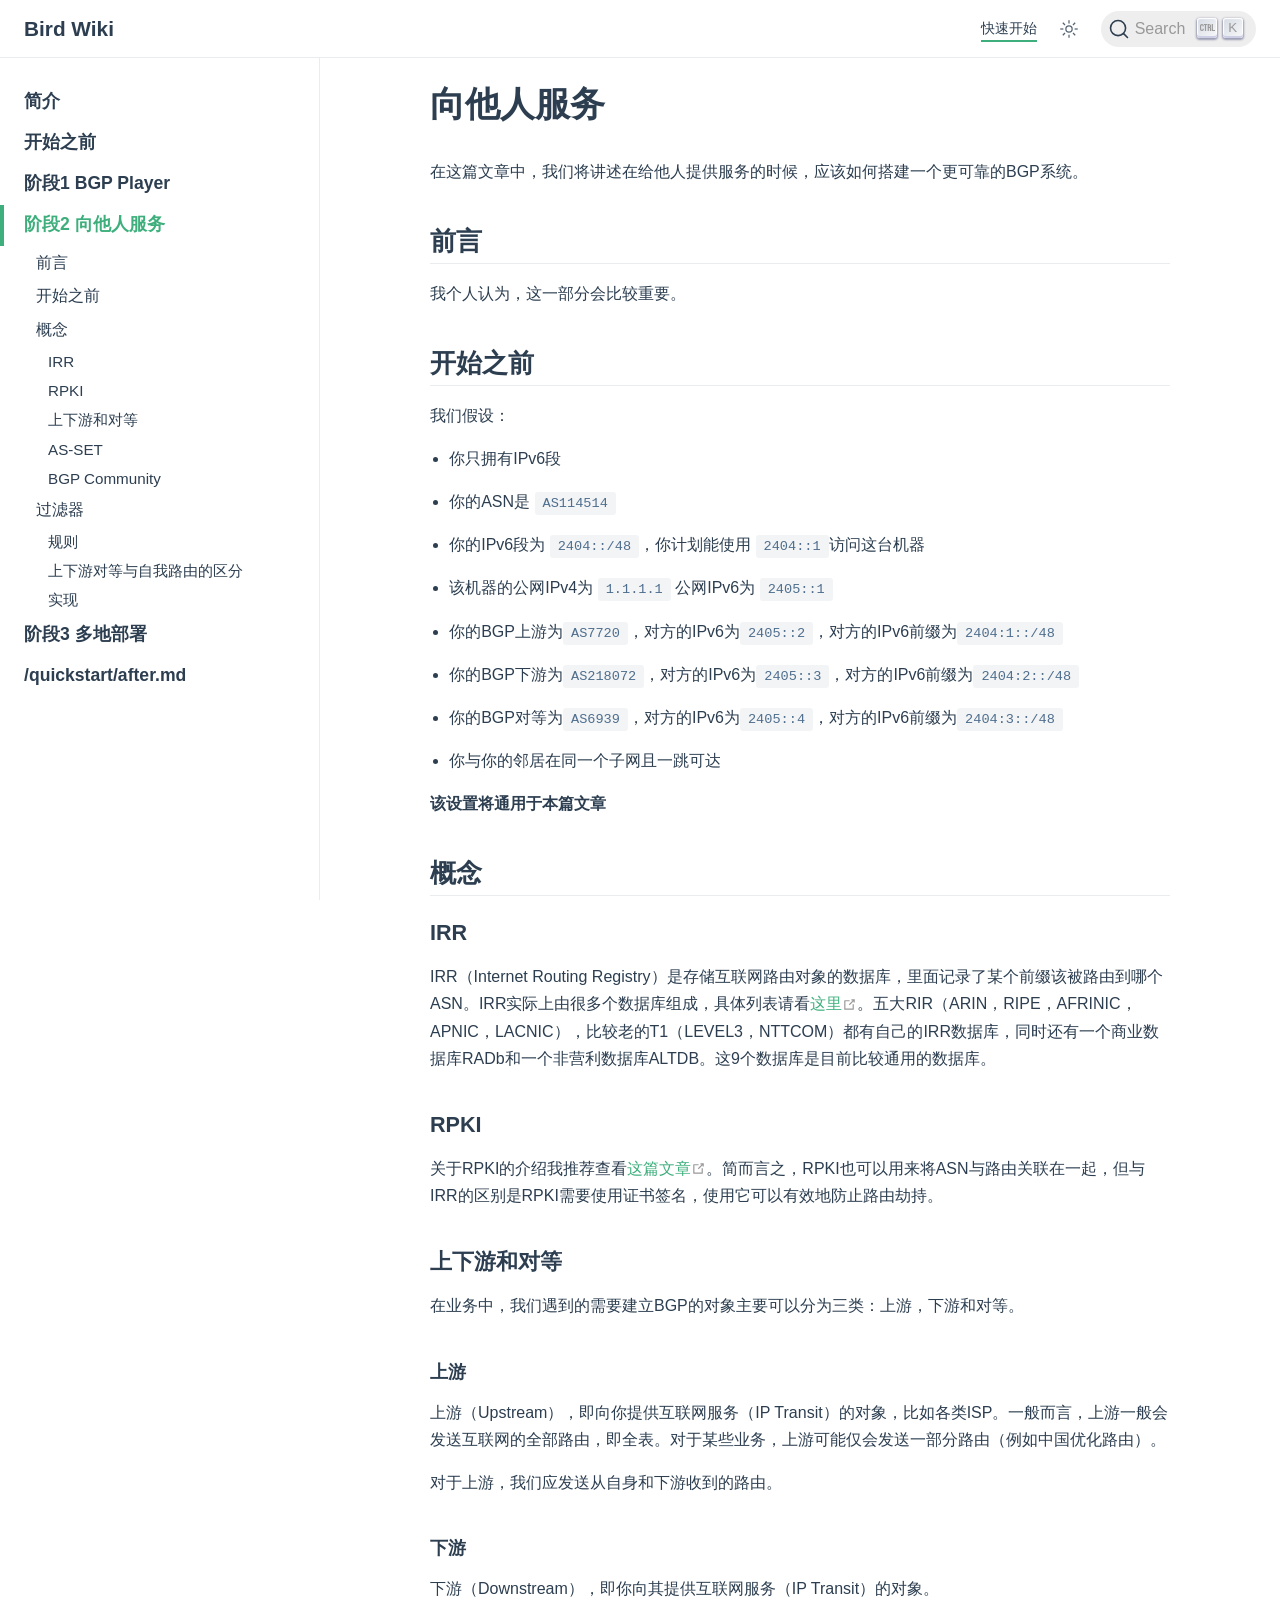
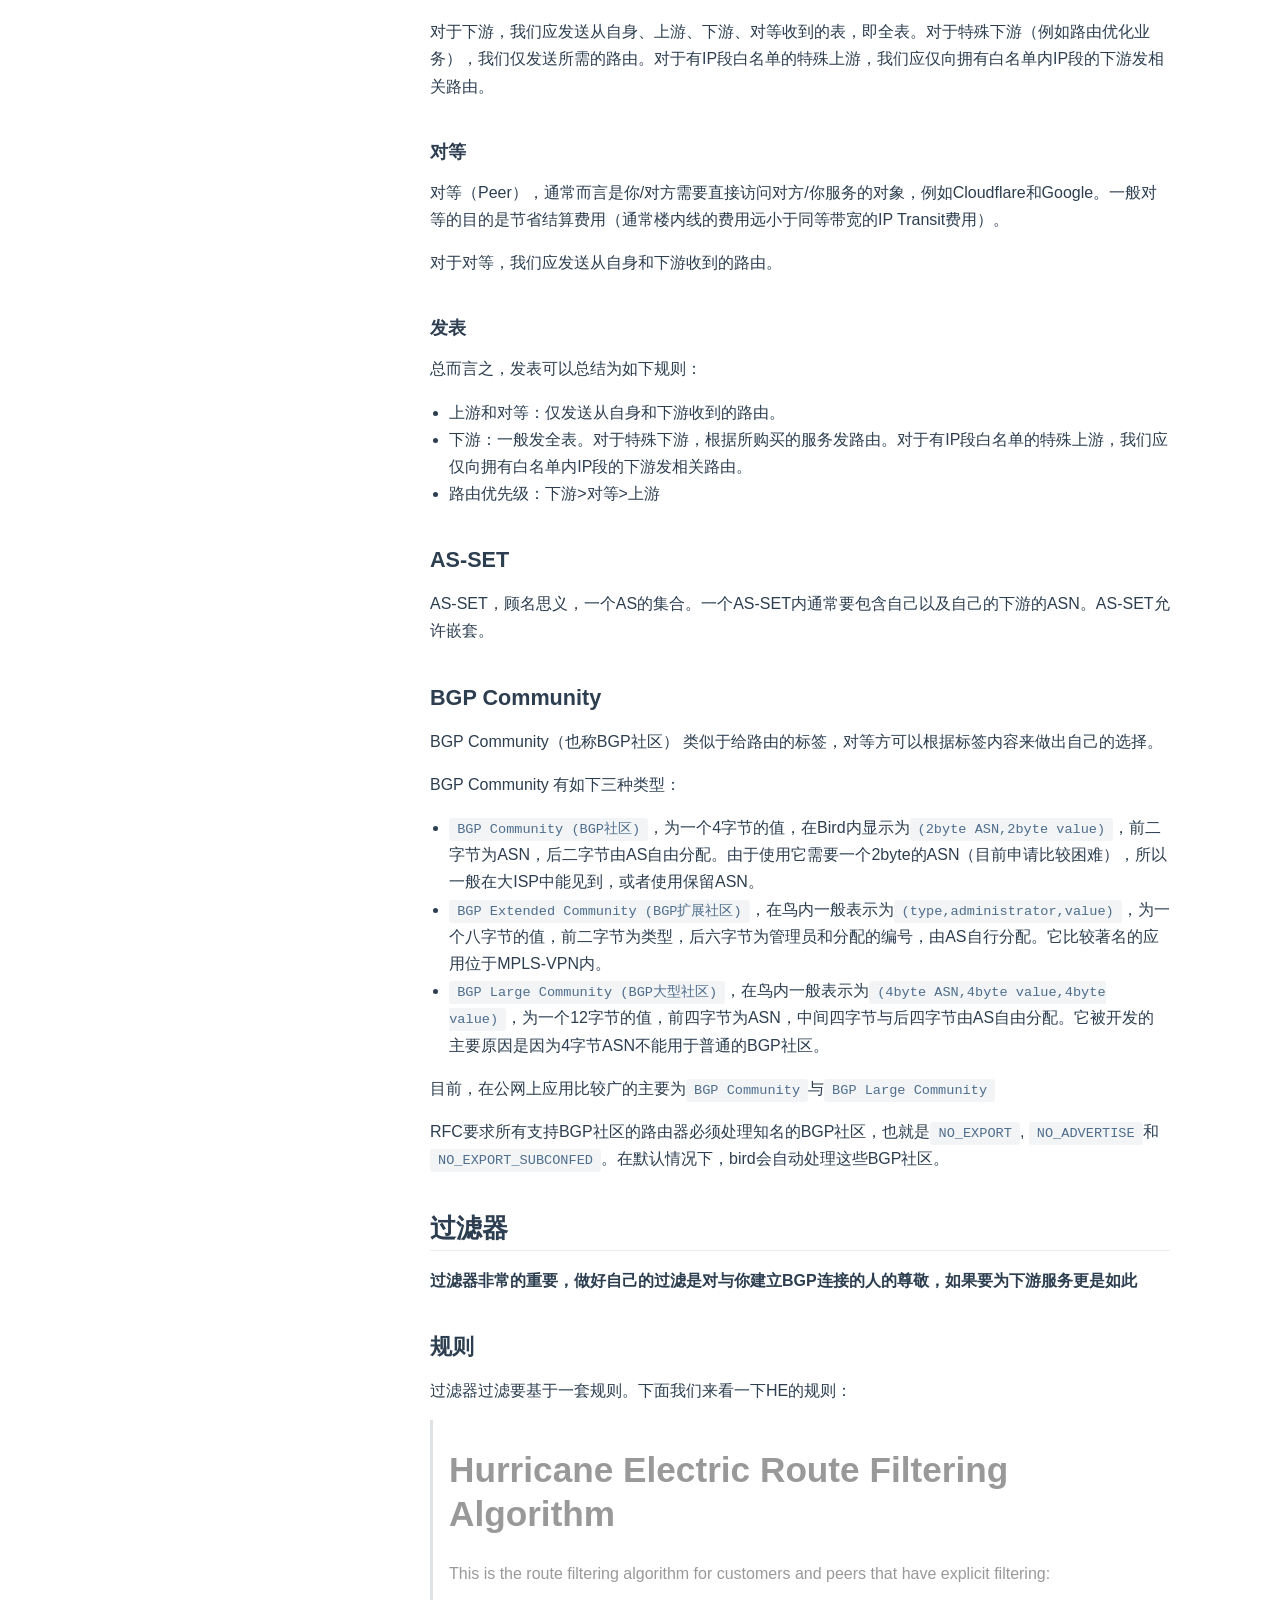
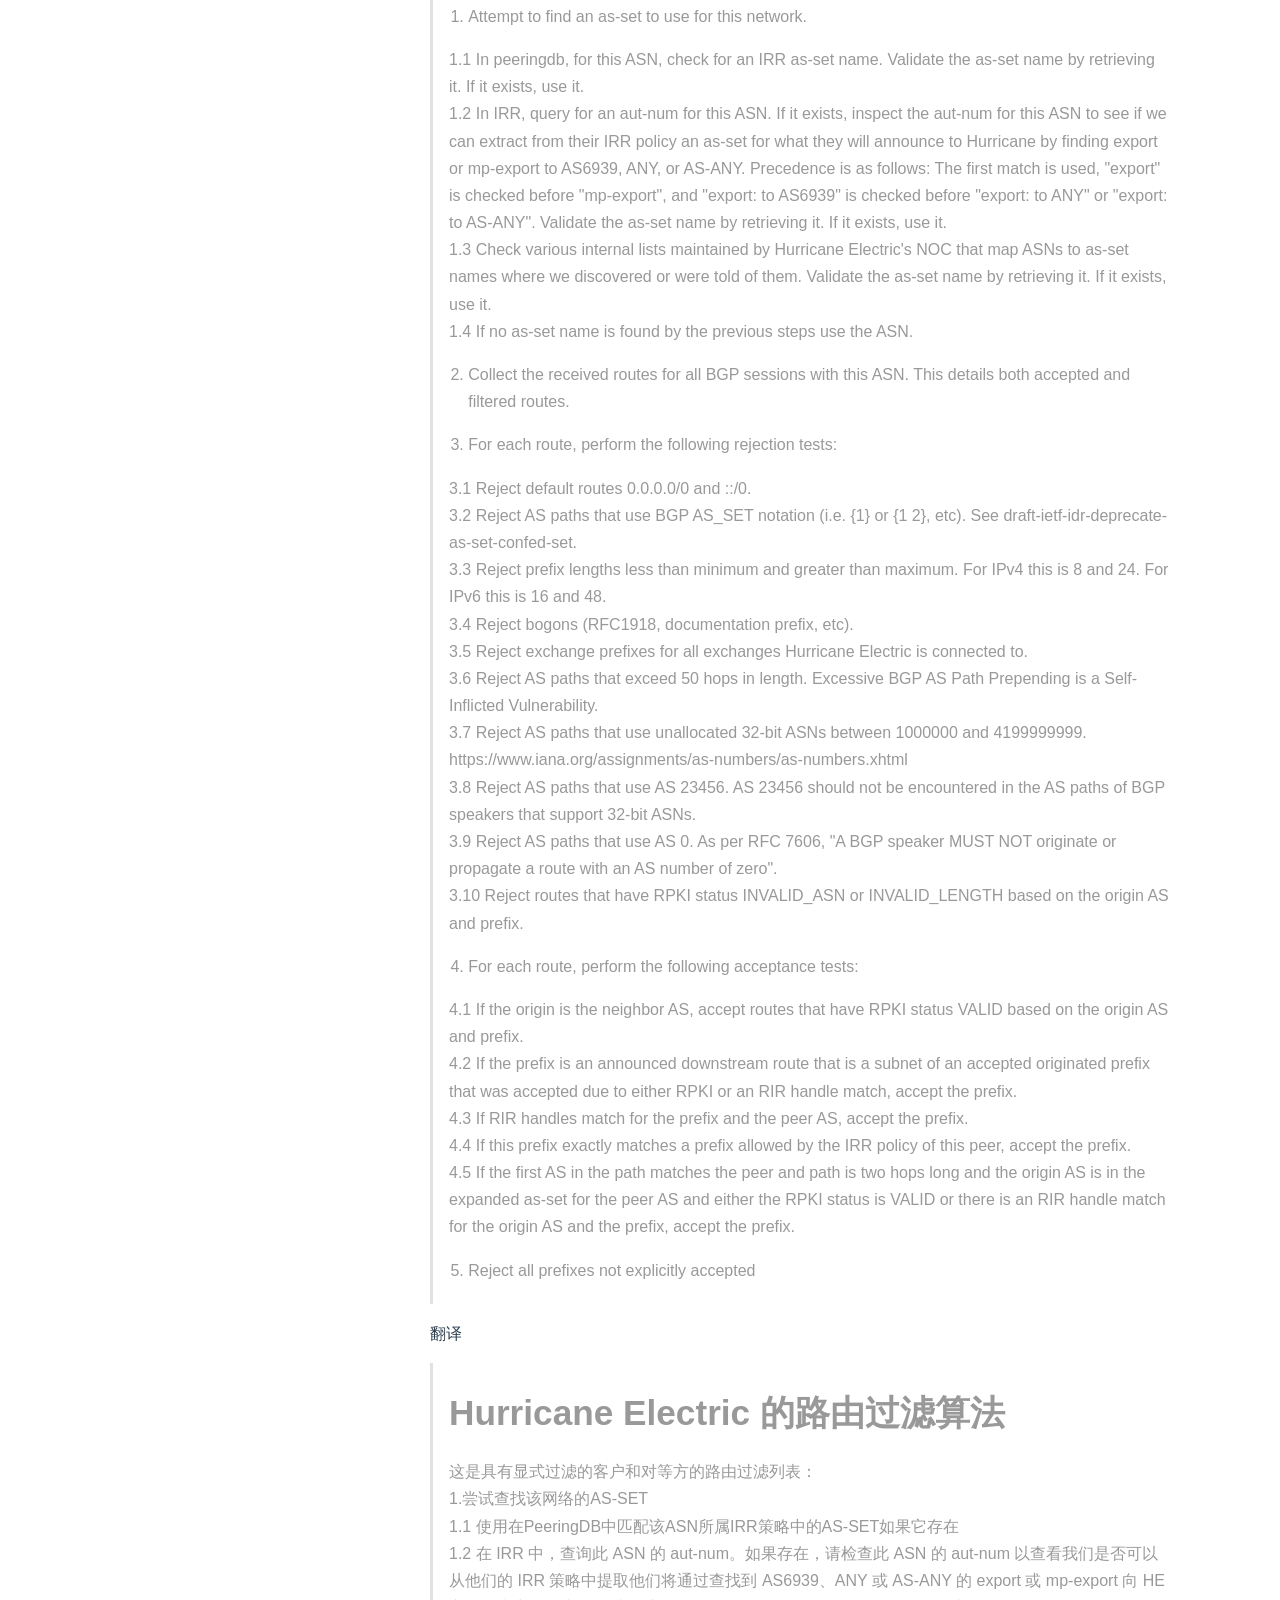
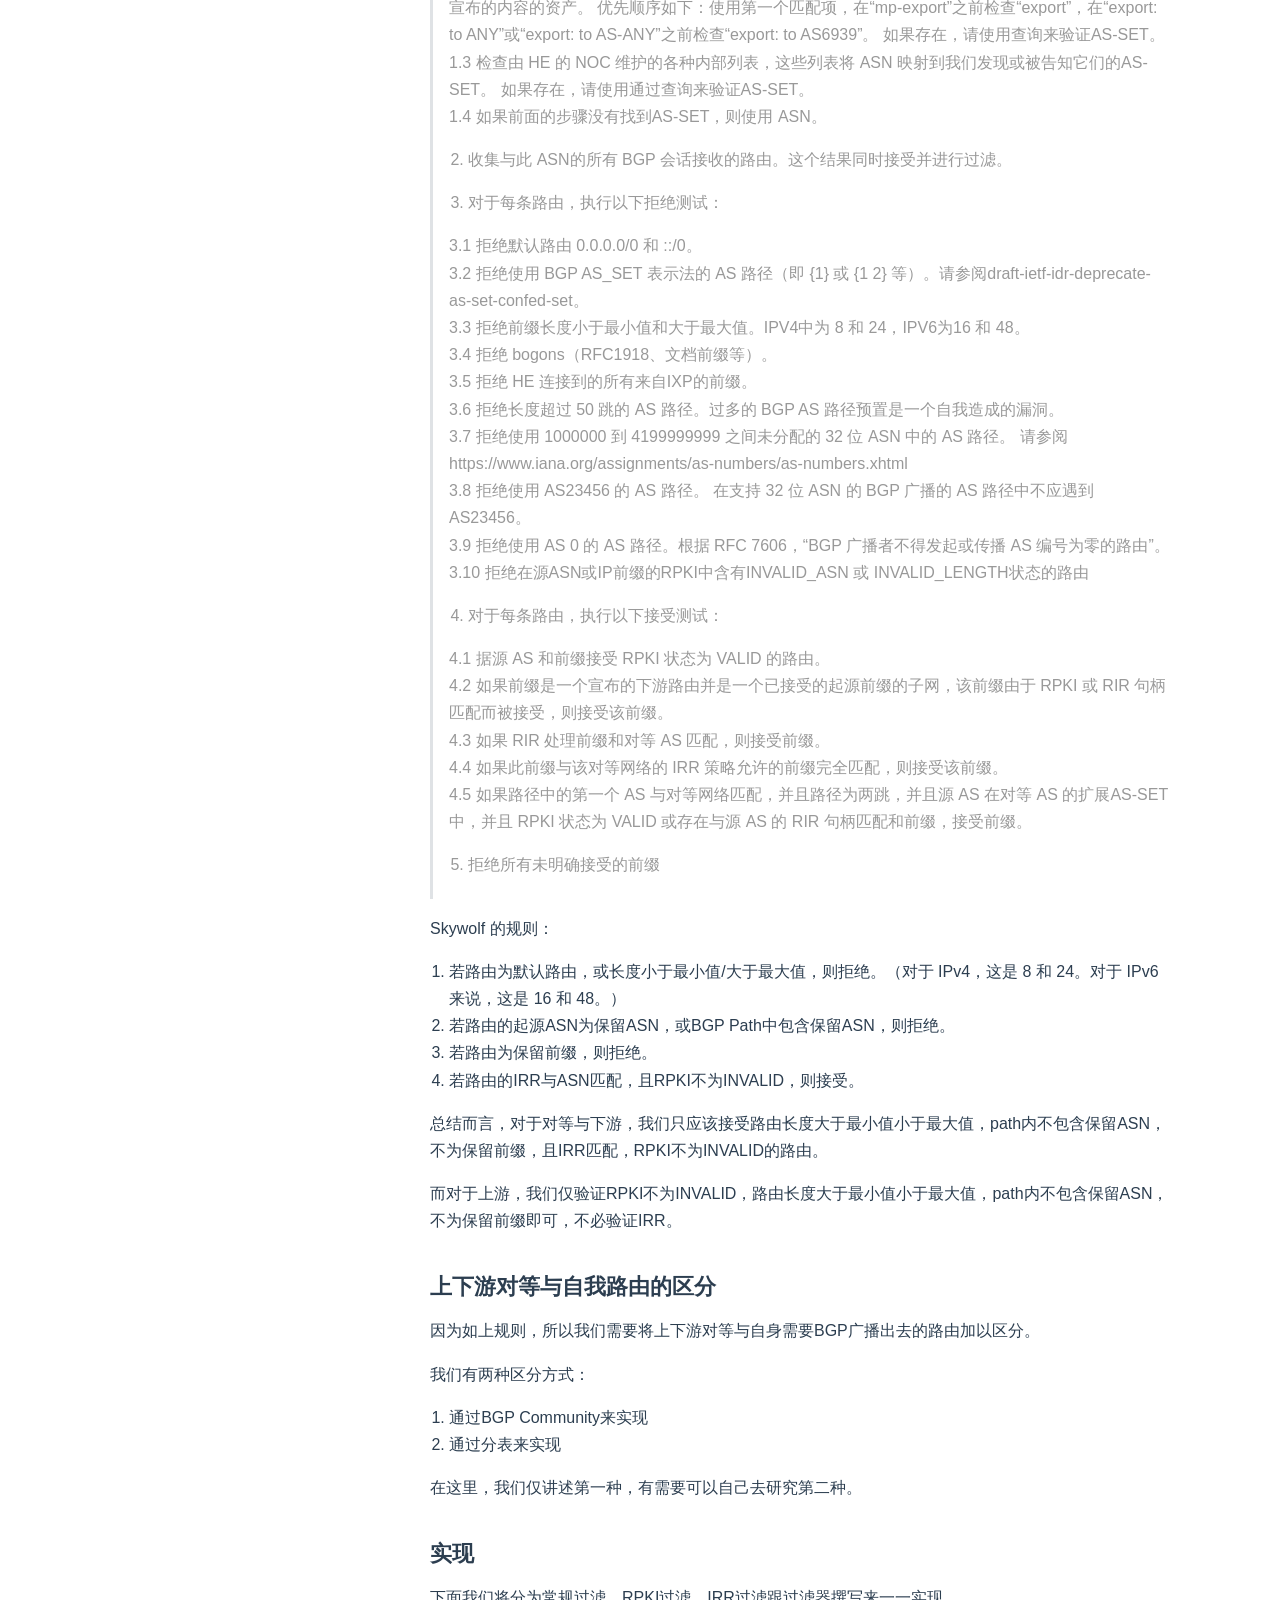
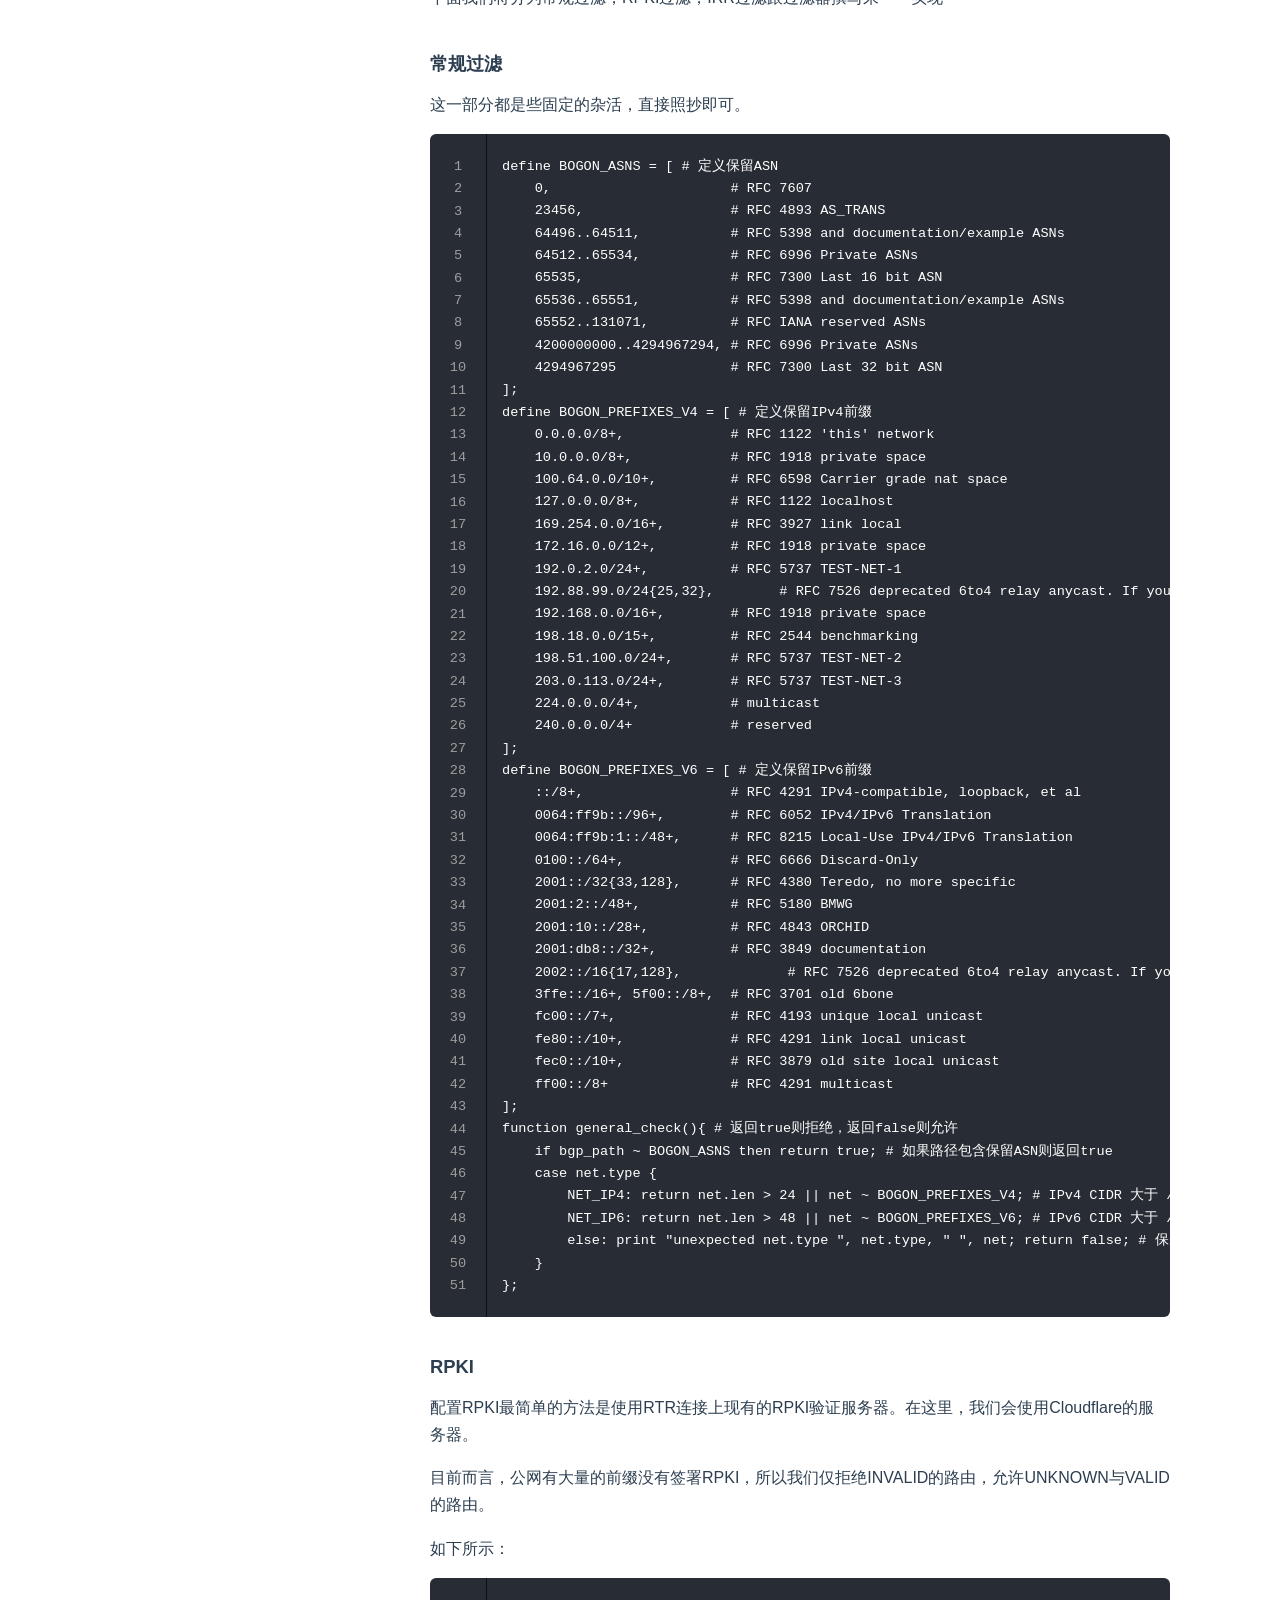
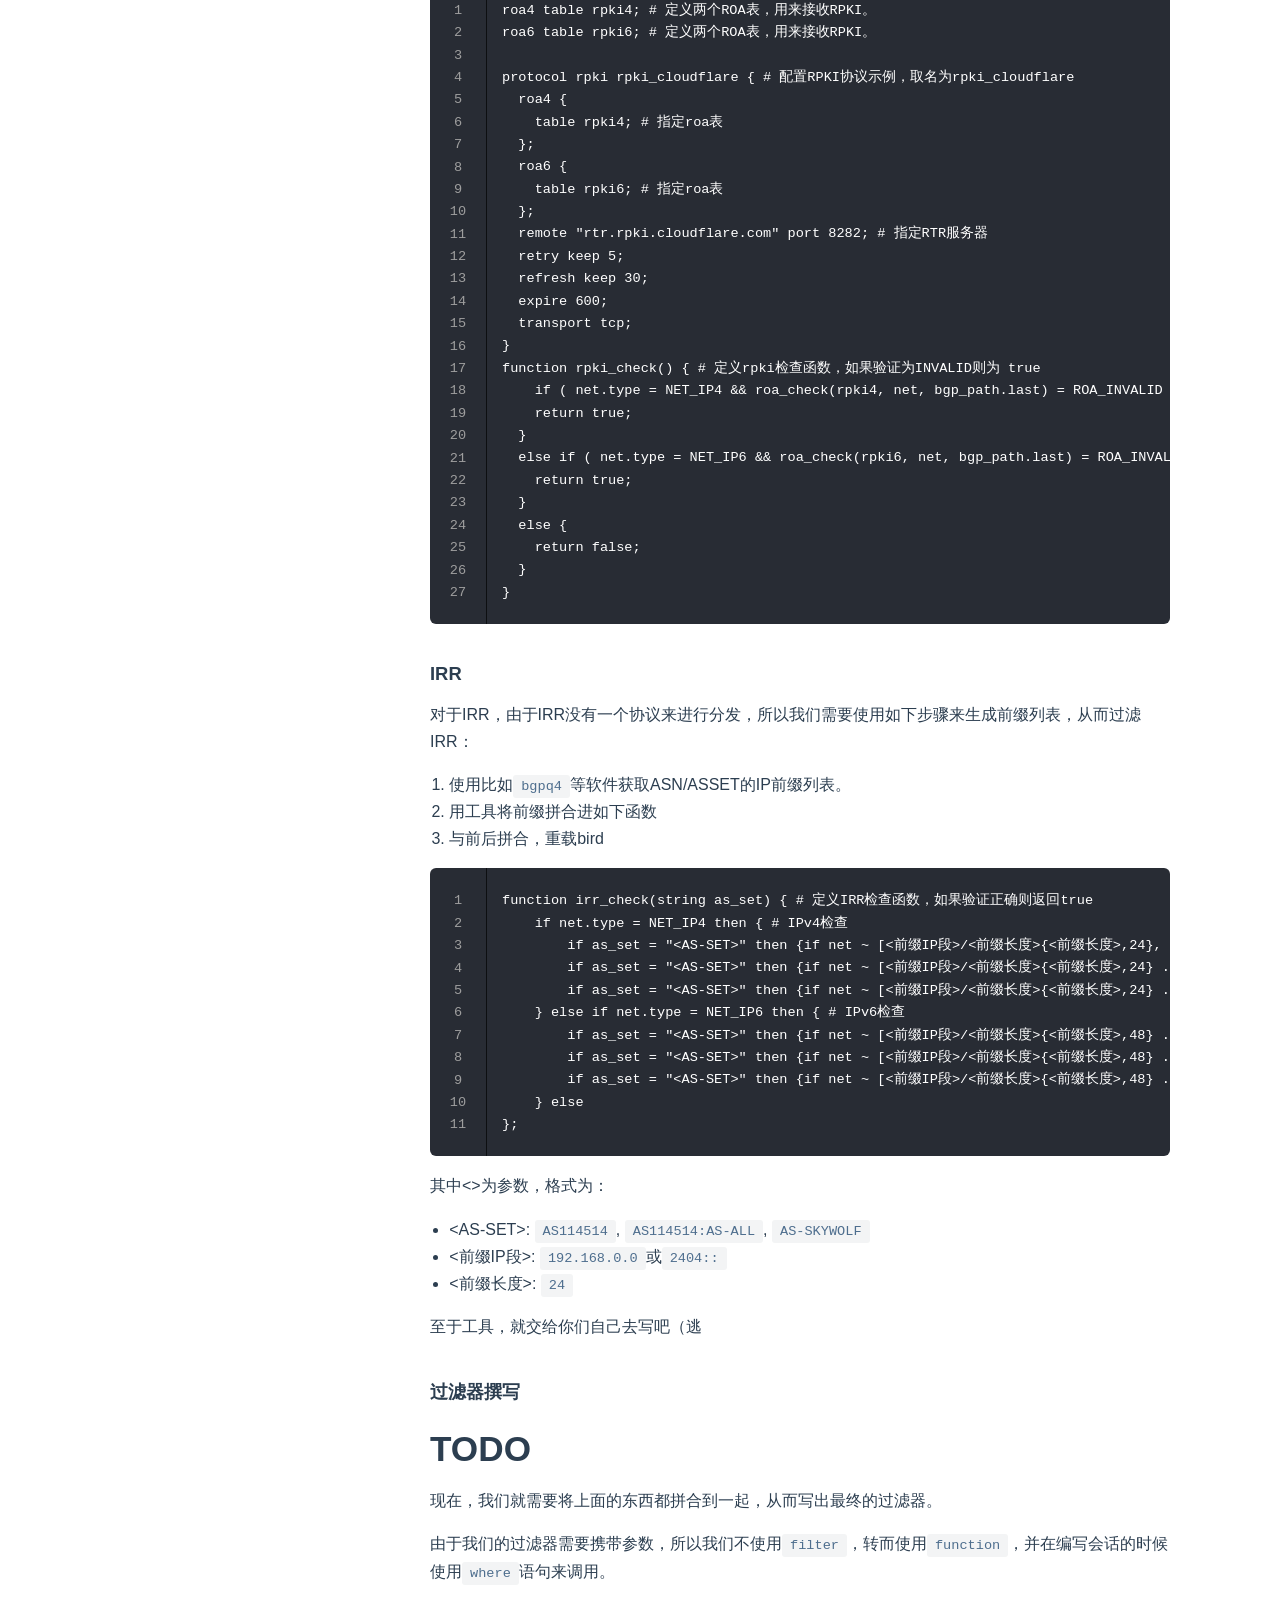
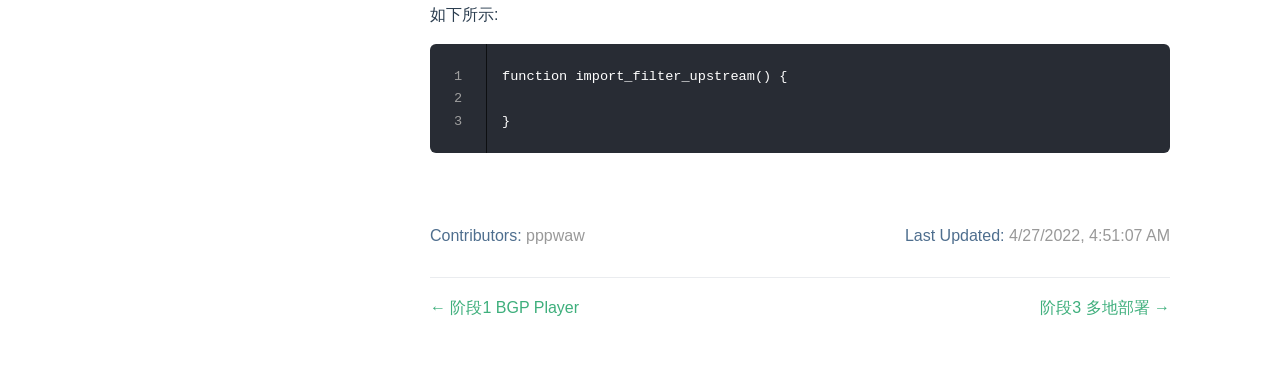
<file: quickstart/idc.html>
<!DOCTYPE html>
<html lang="en-US">
  <head>
    <meta charset="utf-8">
    <meta name="viewport" content="width=device-width,initial-scale=1">
    <meta name="generator" content="VuePress 2.0.0-beta.41">
    <style>
      :root {
        --c-bg: #fff;
      }
      html.dark {
        --c-bg: #22272e;
      }
      html, body {
        background-color: var(--c-bg);
      }
    </style>
    <script>
      const userMode = localStorage.getItem('vuepress-color-scheme');
			const systemDarkMode = window.matchMedia && window.matchMedia('(prefers-color-scheme: dark)').matches;
			if (userMode === 'dark' || (userMode !== 'light' && systemDarkMode)) {
				document.documentElement.classList.toggle('dark', true);
			}
    </script>
    <title>阶段2 向他人服务 | Bird Wiki</title><meta name="description" content="一篇关于bird的百科（或者手册）">
    <link rel="modulepreload" href="/assets/app.75b428be.js"><link rel="modulepreload" href="/assets/idc.html.86fdde9f.js"><link rel="modulepreload" href="/assets/idc.html.226d808a.js"><link rel="prefetch" href="/assets/index.html.ac436bdb.js"><link rel="prefetch" href="/assets/index.html.42d4e035.js"><link rel="prefetch" href="/assets/index.html.4a85e855.js"><link rel="prefetch" href="/assets/after.html.6376cee6.js"><link rel="prefetch" href="/assets/before.html.88356f1a.js"><link rel="prefetch" href="/assets/multi_location.html.a8f0fb9b.js"><link rel="prefetch" href="/assets/player.html.93c0db7d.js"><link rel="prefetch" href="/assets/index.html.ba770ed0.js"><link rel="prefetch" href="/assets/index.html.91e249a4.js"><link rel="prefetch" href="/assets/index.html.86ddec6e.js"><link rel="prefetch" href="/assets/404.html.f166316b.js"><link rel="prefetch" href="/assets/index.html.d07616fe.js"><link rel="prefetch" href="/assets/index.html.e7ffcc28.js"><link rel="prefetch" href="/assets/index.html.e234be51.js"><link rel="prefetch" href="/assets/after.html.f2d9fc13.js"><link rel="prefetch" href="/assets/before.html.d2e57cd1.js"><link rel="prefetch" href="/assets/multi_location.html.f71ec841.js"><link rel="prefetch" href="/assets/player.html.a7988890.js"><link rel="prefetch" href="/assets/index.html.e85429dd.js"><link rel="prefetch" href="/assets/index.html.d8ee5e7a.js"><link rel="prefetch" href="/assets/index.html.9300c66d.js"><link rel="prefetch" href="/assets/404.html.4c7aabd8.js"><link rel="prefetch" href="/assets/404.d83c39bf.js"><link rel="prefetch" href="/assets/Layout.544ba9b4.js">
    <link rel="stylesheet" href="/assets/style.820628cb.css">
  </head>
  <body>
    <div id="app"><!--[--><div class="theme-container"><!--[--><header class="navbar"><div class="toggle-sidebar-button" title="toggle sidebar" aria-expanded="false" role="button" tabindex="0"><div class="icon" aria-hidden="true"><span></span><span></span><span></span></div></div><span><a href="/" class=""><!----><span class="site-name">Bird Wiki</span></a></span><div class="navbar-items-wrapper" style=""><!--[--><!--]--><nav class="navbar-items can-hide"><!--[--><div class="navbar-item"><a href="/quickstart/" class="router-link-active" aria-label="快速开始"><!--[--><!--]--> 快速开始 <!--[--><!--]--></a></div><!--]--></nav><!--[--><!--]--><button class="toggle-dark-button" title="toggle dark mode"><svg style="" class="icon" focusable="false" viewBox="0 0 32 32"><path d="M16 12.005a4 4 0 1 1-4 4a4.005 4.005 0 0 1 4-4m0-2a6 6 0 1 0 6 6a6 6 0 0 0-6-6z" fill="currentColor"></path><path d="M5.394 6.813l1.414-1.415l3.506 3.506L8.9 10.318z" fill="currentColor"></path><path d="M2 15.005h5v2H2z" fill="currentColor"></path><path d="M5.394 25.197L8.9 21.691l1.414 1.415l-3.506 3.505z" fill="currentColor"></path><path d="M15 25.005h2v5h-2z" fill="currentColor"></path><path d="M21.687 23.106l1.414-1.415l3.506 3.506l-1.414 1.414z" fill="currentColor"></path><path d="M25 15.005h5v2h-5z" fill="currentColor"></path><path d="M21.687 8.904l3.506-3.506l1.414 1.415l-3.506 3.505z" fill="currentColor"></path><path d="M15 2.005h2v5h-2z" fill="currentColor"></path></svg><svg style="display:none;" class="icon" focusable="false" viewBox="0 0 32 32"><path d="M13.502 5.414a15.075 15.075 0 0 0 11.594 18.194a11.113 11.113 0 0 1-7.975 3.39c-.138 0-.278.005-.418 0a11.094 11.094 0 0 1-3.2-21.584M14.98 3a1.002 1.002 0 0 0-.175.016a13.096 13.096 0 0 0 1.825 25.981c.164.006.328 0 .49 0a13.072 13.072 0 0 0 10.703-5.555a1.01 1.01 0 0 0-.783-1.565A13.08 13.08 0 0 1 15.89 4.38A1.015 1.015 0 0 0 14.98 3z" fill="currentColor"></path></svg></button><div id="docsearch-container"></div></div></header><!--]--><div class="sidebar-mask"></div><!--[--><aside class="sidebar"><nav class="navbar-items"><!--[--><div class="navbar-item"><a href="/quickstart/" class="router-link-active" aria-label="快速开始"><!--[--><!--]--> 快速开始 <!--[--><!--]--></a></div><!--]--></nav><!--[--><!--]--><ul class="sidebar-items"><!--[--><li><a href="/quickstart/" class="router-link-active sidebar-item sidebar-heading" aria-label="简介"><!--[--><!--]--> 简介 <!--[--><!--]--></a><!----></li><li><a href="/quickstart/before.html" class="sidebar-item sidebar-heading" aria-label="开始之前"><!--[--><!--]--> 开始之前 <!--[--><!--]--></a><!----></li><li><a href="/quickstart/player.html" class="sidebar-item sidebar-heading" aria-label="阶段1 BGP Player"><!--[--><!--]--> 阶段1 BGP Player <!--[--><!--]--></a><!----></li><li><a aria-current="page" href="/quickstart/idc.html" class="router-link-active router-link-exact-active router-link-active sidebar-item sidebar-heading active" aria-label="阶段2 向他人服务"><!--[--><!--]--> 阶段2 向他人服务 <!--[--><!--]--></a><!--[--><ul style="" class="sidebar-item-children"><!--[--><li><a aria-current="page" href="/quickstart/idc.html#前言" class="router-link-active router-link-exact-active sidebar-item" aria-label="前言"><!--[--><!--]--> 前言 <!--[--><!--]--></a><!----></li><li><a aria-current="page" href="/quickstart/idc.html#开始之前" class="router-link-active router-link-exact-active sidebar-item" aria-label="开始之前"><!--[--><!--]--> 开始之前 <!--[--><!--]--></a><!----></li><li><a aria-current="page" href="/quickstart/idc.html#概念" class="router-link-active router-link-exact-active sidebar-item" aria-label="概念"><!--[--><!--]--> 概念 <!--[--><!--]--></a><!--[--><ul style="" class="sidebar-item-children"><!--[--><li><a aria-current="page" href="/quickstart/idc.html#irr" class="router-link-active router-link-exact-active sidebar-item" aria-label="IRR"><!--[--><!--]--> IRR <!--[--><!--]--></a><!----></li><li><a aria-current="page" href="/quickstart/idc.html#rpki" class="router-link-active router-link-exact-active sidebar-item" aria-label="RPKI"><!--[--><!--]--> RPKI <!--[--><!--]--></a><!----></li><li><a aria-current="page" href="/quickstart/idc.html#上下游和对等" class="router-link-active router-link-exact-active sidebar-item" aria-label="上下游和对等"><!--[--><!--]--> 上下游和对等 <!--[--><!--]--></a><!----></li><li><a aria-current="page" href="/quickstart/idc.html#as-set" class="router-link-active router-link-exact-active sidebar-item" aria-label="AS-SET"><!--[--><!--]--> AS-SET <!--[--><!--]--></a><!----></li><li><a aria-current="page" href="/quickstart/idc.html#bgp-community" class="router-link-active router-link-exact-active sidebar-item" aria-label="BGP Community"><!--[--><!--]--> BGP Community <!--[--><!--]--></a><!----></li><!--]--></ul><!--]--></li><li><a aria-current="page" href="/quickstart/idc.html#过滤器" class="router-link-active router-link-exact-active sidebar-item" aria-label="过滤器"><!--[--><!--]--> 过滤器 <!--[--><!--]--></a><!--[--><ul style="" class="sidebar-item-children"><!--[--><li><a aria-current="page" href="/quickstart/idc.html#规则" class="router-link-active router-link-exact-active sidebar-item" aria-label="规则"><!--[--><!--]--> 规则 <!--[--><!--]--></a><!----></li><li><a aria-current="page" href="/quickstart/idc.html#上下游对等与自我路由的区分" class="router-link-active router-link-exact-active sidebar-item" aria-label="上下游对等与自我路由的区分"><!--[--><!--]--> 上下游对等与自我路由的区分 <!--[--><!--]--></a><!----></li><li><a aria-current="page" href="/quickstart/idc.html#实现" class="router-link-active router-link-exact-active sidebar-item" aria-label="实现"><!--[--><!--]--> 实现 <!--[--><!--]--></a><!----></li><!--]--></ul><!--]--></li><!--]--></ul><!--]--></li><li><a href="/quickstart/multi_location.html" class="sidebar-item sidebar-heading" aria-label="阶段3 多地部署"><!--[--><!--]--> 阶段3 多地部署 <!--[--><!--]--></a><!----></li><li><a href="/quickstart/after.html" class="sidebar-item sidebar-heading" aria-label="/quickstart/after.md"><!--[--><!--]--> /quickstart/after.md <!--[--><!--]--></a><!----></li><!--]--></ul><!--[--><!--]--></aside><!--]--><!--[--><main class="page"><!--[--><!--]--><div class="theme-default-content"><!--[--><h1 id="向他人服务" tabindex="-1"><a class="header-anchor" href="#向他人服务" aria-hidden="true">#</a> 向他人服务</h1><p>在这篇文章中，我们将讲述在给他人提供服务的时候，应该如何搭建一个更可靠的BGP系统。</p><h2 id="前言" tabindex="-1"><a class="header-anchor" href="#前言" aria-hidden="true">#</a> 前言</h2><p>我个人认为，这一部分会比较重要。</p><h2 id="开始之前" tabindex="-1"><a class="header-anchor" href="#开始之前" aria-hidden="true">#</a> 开始之前</h2><p>我们假设：</p><ul><li><p>你只拥有IPv6段</p></li><li><p>你的ASN是 <code>AS114514</code></p></li><li><p>你的IPv6段为 <code>2404::/48</code>，你计划能使用 <code>2404::1</code>访问这台机器</p></li><li><p>该机器的公网IPv4为 <code>1.1.1.1</code> 公网IPv6为 <code>2405::1</code></p></li><li><p>你的BGP上游为<code>AS7720</code>，对方的IPv6为<code>2405::2</code>，对方的IPv6前缀为<code>2404:1::/48</code></p></li><li><p>你的BGP下游为<code>AS218072</code>，对方的IPv6为<code>2405::3</code>，对方的IPv6前缀为<code>2404:2::/48</code></p></li><li><p>你的BGP对等为<code>AS6939</code>，对方的IPv6为<code>2405::4</code>，对方的IPv6前缀为<code>2404:3::/48</code></p></li><li><p>你与你的邻居在同一个子网且一跳可达</p></li></ul><p><strong>该设置将通用于本篇文章</strong></p><h2 id="概念" tabindex="-1"><a class="header-anchor" href="#概念" aria-hidden="true">#</a> 概念</h2><h3 id="irr" tabindex="-1"><a class="header-anchor" href="#irr" aria-hidden="true">#</a> IRR</h3><p>IRR（Internet Routing Registry）是存储互联网路由对象的数据库，里面记录了某个前缀该被路由到哪个ASN。IRR实际上由很多个数据库组成，具体列表请看<a href="https://www.irr.net/docs/list.html" target="_blank" rel="noopener noreferrer">这里<span><svg class="external-link-icon" xmlns="http://www.w3.org/2000/svg" aria-hidden="true" focusable="false" x="0px" y="0px" viewbox="0 0 100 100" width="15" height="15"><path fill="currentColor" d="M18.8,85.1h56l0,0c2.2,0,4-1.8,4-4v-32h-8v28h-48v-48h28v-8h-32l0,0c-2.2,0-4,1.8-4,4v56C14.8,83.3,16.6,85.1,18.8,85.1z"></path><polygon fill="currentColor" points="45.7,48.7 51.3,54.3 77.2,28.5 77.2,37.2 85.2,37.2 85.2,14.9 62.8,14.9 62.8,22.9 71.5,22.9"></polygon></svg><span class="external-link-icon-sr-only">open in new window</span></span></a>。五大RIR（ARIN，RIPE，AFRINIC，APNIC，LACNIC），比较老的T1（LEVEL3，NTTCOM）都有自己的IRR数据库，同时还有一个商业数据库RADb和一个非营利数据库ALTDB。这9个数据库是目前比较通用的数据库。</p><h3 id="rpki" tabindex="-1"><a class="header-anchor" href="#rpki" aria-hidden="true">#</a> RPKI</h3><p>关于RPKI的介绍我推荐查看<a href="https://blog.cloudflare.com/rpki/" target="_blank" rel="noopener noreferrer">这篇文章<span><svg class="external-link-icon" xmlns="http://www.w3.org/2000/svg" aria-hidden="true" focusable="false" x="0px" y="0px" viewbox="0 0 100 100" width="15" height="15"><path fill="currentColor" d="M18.8,85.1h56l0,0c2.2,0,4-1.8,4-4v-32h-8v28h-48v-48h28v-8h-32l0,0c-2.2,0-4,1.8-4,4v56C14.8,83.3,16.6,85.1,18.8,85.1z"></path><polygon fill="currentColor" points="45.7,48.7 51.3,54.3 77.2,28.5 77.2,37.2 85.2,37.2 85.2,14.9 62.8,14.9 62.8,22.9 71.5,22.9"></polygon></svg><span class="external-link-icon-sr-only">open in new window</span></span></a>。简而言之，RPKI也可以用来将ASN与路由关联在一起，但与IRR的区别是RPKI需要使用证书签名，使用它可以有效地防止路由劫持。</p><h3 id="上下游和对等" tabindex="-1"><a class="header-anchor" href="#上下游和对等" aria-hidden="true">#</a> 上下游和对等</h3><p>在业务中，我们遇到的需要建立BGP的对象主要可以分为三类：上游，下游和对等。</p><h4 id="上游" tabindex="-1"><a class="header-anchor" href="#上游" aria-hidden="true">#</a> 上游</h4><p>上游（Upstream），即向你提供互联网服务（IP Transit）的对象，比如各类ISP。一般而言，上游一般会发送互联网的全部路由，即全表。对于某些业务，上游可能仅会发送一部分路由（例如中国优化路由）。</p><p>对于上游，我们应发送从自身和下游收到的路由。</p><h4 id="下游" tabindex="-1"><a class="header-anchor" href="#下游" aria-hidden="true">#</a> 下游</h4><p>下游（Downstream），即你向其提供互联网服务（IP Transit）的对象。</p><p>对于下游，我们应发送从自身、上游、下游、对等收到的表，即全表。对于特殊下游（例如路由优化业务），我们仅发送所需的路由。对于有IP段白名单的特殊上游，我们应仅向拥有白名单内IP段的下游发相关路由。</p><h4 id="对等" tabindex="-1"><a class="header-anchor" href="#对等" aria-hidden="true">#</a> 对等</h4><p>对等（Peer），通常而言是你/对方需要直接访问对方/你服务的对象，例如Cloudflare和Google。一般对等的目的是节省结算费用（通常楼内线的费用远小于同等带宽的IP Transit费用）。</p><p>对于对等，我们应发送从自身和下游收到的路由。</p><h4 id="发表" tabindex="-1"><a class="header-anchor" href="#发表" aria-hidden="true">#</a> 发表</h4><p>总而言之，发表可以总结为如下规则：</p><ul><li>上游和对等：仅发送从自身和下游收到的路由。</li><li>下游：一般发全表。对于特殊下游，根据所购买的服务发路由。对于有IP段白名单的特殊上游，我们应仅向拥有白名单内IP段的下游发相关路由。</li><li>路由优先级：下游&gt;对等&gt;上游</li></ul><h3 id="as-set" tabindex="-1"><a class="header-anchor" href="#as-set" aria-hidden="true">#</a> AS-SET</h3><p>AS-SET，顾名思义，一个AS的集合。一个AS-SET内通常要包含自己以及自己的下游的ASN。AS-SET允许嵌套。</p><h3 id="bgp-community" tabindex="-1"><a class="header-anchor" href="#bgp-community" aria-hidden="true">#</a> BGP Community</h3><p>BGP Community（也称BGP社区） 类似于给路由的标签，对等方可以根据标签内容来做出自己的选择。</p><p>BGP Community 有如下三种类型：</p><ul><li><code>BGP Community (BGP社区)</code>，为一个4字节的值，在Bird内显示为<code>(2byte ASN,2byte value)</code>，前二字节为ASN，后二字节由AS自由分配。由于使用它需要一个2byte的ASN（目前申请比较困难），所以一般在大ISP中能见到，或者使用保留ASN。</li><li><code>BGP Extended Community (BGP扩展社区)</code>，在鸟内一般表示为<code>(type,administrator,value)</code>，为一个八字节的值，前二字节为类型，后六字节为管理员和分配的编号，由AS自行分配。它比较著名的应用位于MPLS-VPN内。</li><li><code>BGP Large Community (BGP大型社区)</code>，在鸟内一般表示为<code>(4byte ASN,4byte value,4byte value)</code>，为一个12字节的值，前四字节为ASN，中间四字节与后四字节由AS自由分配。它被开发的主要原因是因为4字节ASN不能用于普通的BGP社区。</li></ul><p>目前，在公网上应用比较广的主要为<code>BGP Community</code>与<code>BGP Large Community</code></p><p>RFC要求所有支持BGP社区的路由器必须处理知名的BGP社区，也就是<code>NO_EXPORT</code>, <code>NO_ADVERTISE</code>和<code>NO_EXPORT_SUBCONFED</code>。在默认情况下，bird会自动处理这些BGP社区。</p><h2 id="过滤器" tabindex="-1"><a class="header-anchor" href="#过滤器" aria-hidden="true">#</a> 过滤器</h2><p><strong>过滤器非常的重要，做好自己的过滤是对与你建立BGP连接的人的尊敬，如果要为下游服务更是如此</strong></p><h3 id="规则" tabindex="-1"><a class="header-anchor" href="#规则" aria-hidden="true">#</a> 规则</h3><p>过滤器过滤要基于一套规则。下面我们来看一下HE的规则：</p><blockquote><h1 id="hurricane-electric-route-filtering-algorithm" tabindex="-1"><a class="header-anchor" href="#hurricane-electric-route-filtering-algorithm" aria-hidden="true">#</a> Hurricane Electric Route Filtering Algorithm</h1><p>This is the route filtering algorithm for customers and peers that have explicit filtering:</p><ol><li>Attempt to find an as-set to use for this network.</li></ol><p>1.1 In peeringdb, for this ASN, check for an IRR as-set name. Validate the as-set name by retrieving it. If it exists, use it.</p><p>1.2 In IRR, query for an aut-num for this ASN. If it exists, inspect the aut-num for this ASN to see if we can extract from their IRR policy an as-set for what they will announce to Hurricane by finding export or mp-export to AS6939, ANY, or AS-ANY. Precedence is as follows: The first match is used, &quot;export&quot; is checked before &quot;mp-export&quot;, and &quot;export: to AS6939&quot; is checked before &quot;export: to ANY&quot; or &quot;export: to AS-ANY&quot;. Validate the as-set name by retrieving it. If it exists, use it.</p><p>1.3 Check various internal lists maintained by Hurricane Electric&#39;s NOC that map ASNs to as-set names where we discovered or were told of them. Validate the as-set name by retrieving it. If it exists, use it.</p><p>1.4 If no as-set name is found by the previous steps use the ASN.</p><ol start="2"><li><p>Collect the received routes for all BGP sessions with this ASN. This details both accepted and filtered routes.</p></li><li><p>For each route, perform the following rejection tests:</p></li></ol><p>3.1 Reject default routes 0.0.0.0/0 and ::/0.</p><p>3.2 Reject AS paths that use BGP AS_SET notation (i.e. {1} or {1 2}, etc). See draft-ietf-idr-deprecate-as-set-confed-set.</p><p>3.3 Reject prefix lengths less than minimum and greater than maximum. For IPv4 this is 8 and 24. For IPv6 this is 16 and 48.</p><p>3.4 Reject bogons (RFC1918, documentation prefix, etc).</p><p>3.5 Reject exchange prefixes for all exchanges Hurricane Electric is connected to.</p><p>3.6 Reject AS paths that exceed 50 hops in length. Excessive BGP AS Path Prepending is a Self-Inflicted Vulnerability.</p><p>3.7 Reject AS paths that use unallocated 32-bit ASNs between 1000000 and 4199999999. https://www.iana.org/assignments/as-numbers/as-numbers.xhtml</p><p>3.8 Reject AS paths that use AS 23456. AS 23456 should not be encountered in the AS paths of BGP speakers that support 32-bit ASNs.</p><p>3.9 Reject AS paths that use AS 0. As per RFC 7606, &quot;A BGP speaker MUST NOT originate or propagate a route with an AS number of zero&quot;.</p><p>3.10 Reject routes that have RPKI status INVALID_ASN or INVALID_LENGTH based on the origin AS and prefix.</p><ol start="4"><li>For each route, perform the following acceptance tests:</li></ol><p>4.1 If the origin is the neighbor AS, accept routes that have RPKI status VALID based on the origin AS and prefix.</p><p>4.2 If the prefix is an announced downstream route that is a subnet of an accepted originated prefix that was accepted due to either RPKI or an RIR handle match, accept the prefix.</p><p>4.3 If RIR handles match for the prefix and the peer AS, accept the prefix.</p><p>4.4 If this prefix exactly matches a prefix allowed by the IRR policy of this peer, accept the prefix.</p><p>4.5 If the first AS in the path matches the peer and path is two hops long and the origin AS is in the expanded as-set for the peer AS and either the RPKI status is VALID or there is an RIR handle match for the origin AS and the prefix, accept the prefix.</p><ol start="5"><li>Reject all prefixes not explicitly accepted</li></ol></blockquote><p>翻译</p><blockquote><h1 id="hurricane-electric-的路由过滤算法" tabindex="-1"><a class="header-anchor" href="#hurricane-electric-的路由过滤算法" aria-hidden="true">#</a> Hurricane Electric 的路由过滤算法</h1><p>这是具有显式过滤的客户和对等方的路由过滤列表：</p><p>1.尝试查找该网络的AS-SET</p><p>1.1 使用在PeeringDB中匹配该ASN所属IRR策略中的AS-SET如果它存在</p><p>1.2 在 IRR 中，查询此 ASN 的 aut-num。如果存在，请检查此 ASN 的 aut-num 以查看我们是否可以从他们的 IRR 策略中提取他们将通过查找到 AS6939、ANY 或 AS-ANY 的 export 或 mp-export 向 HE 宣布的内容的资产。 优先顺序如下：使用第一个匹配项，在“mp-export”之前检查“export”，在“export: to ANY”或“export: to AS-ANY”之前检查“export: to AS6939”。 如果存在，请使用查询来验证AS-SET。</p><p>1.3 检查由 HE 的 NOC 维护的各种内部列表，这些列表将 ASN 映射到我们发现或被告知它们的AS-SET。 如果存在，请使用通过查询来验证AS-SET。</p><p>1.4 如果前面的步骤没有找到AS-SET，则使用 ASN。</p><ol start="2"><li><p>收集与此 ASN的所有 BGP 会话接收的路由。这个结果同时接受并进行过滤。</p></li><li><p>对于每条路由，执行以下拒绝测试：</p></li></ol><p>3.1 拒绝默认路由 0.0.0.0/0 和 ::/0。</p><p>3.2 拒绝使用 BGP AS_SET 表示法的 AS 路径（即 {1} 或 {1 2} 等）。请参阅draft-ietf-idr-deprecate-as-set-confed-set。</p><p>3.3 拒绝前缀长度小于最小值和大于最大值。IPV4中为 8 和 24，IPV6为16 和 48。</p><p>3.4 拒绝 bogons（RFC1918、文档前缀等）。</p><p>3.5 拒绝 HE 连接到的所有来自IXP的前缀。</p><p>3.6 拒绝长度超过 50 跳的 AS 路径。过多的 BGP AS 路径预置是一个自我造成的漏洞。</p><p>3.7 拒绝使用 1000000 到 4199999999 之间未分配的 32 位 ASN 中的 AS 路径。 请参阅 https://www.iana.org/assignments/as-numbers/as-numbers.xhtml</p><p>3.8 拒绝使用 AS23456 的 AS 路径。 在支持 32 位 ASN 的 BGP 广播的 AS 路径中不应遇到 AS23456。</p><p>3.9 拒绝使用 AS 0 的 AS 路径。根据 RFC 7606，“BGP 广播者不得发起或传播 AS 编号为零的路由”。</p><p>3.10 拒绝在源ASN或IP前缀的RPKI中含有INVALID_ASN 或 INVALID_LENGTH状态的路由</p><ol start="4"><li>对于每条路由，执行以下接受测试：</li></ol><p>4.1 据源 AS 和前缀接受 RPKI 状态为 VALID 的路由。</p><p>4.2 如果前缀是一个宣布的下游路由并是一个已接受的起源前缀的子网，该前缀由于 RPKI 或 RIR 句柄匹配而被接受，则接受该前缀。</p><p>4.3 如果 RIR 处理前缀和对等 AS 匹配，则接受前缀。</p><p>4.4 如果此前缀与该对等网络的 IRR 策略允许的前缀完全匹配，则接受该前缀。</p><p>4.5 如果路径中的第一个 AS 与对等网络匹配，并且路径为两跳，并且源 AS 在对等 AS 的扩展AS-SET中，并且 RPKI 状态为 VALID 或存在与源 AS 的 RIR 句柄匹配和前缀，接受前缀。</p><ol start="5"><li>拒绝所有未明确接受的前缀</li></ol></blockquote><p>Skywolf 的规则：</p><ol><li>若路由为默认路由，或长度小于最小值/大于最大值，则拒绝。（对于 IPv4，这是 8 和 24。对于 IPv6 来说，这是 16 和 48。）</li><li>若路由的起源ASN为保留ASN，或BGP Path中包含保留ASN，则拒绝。</li><li>若路由为保留前缀，则拒绝。</li><li>若路由的IRR与ASN匹配，且RPKI不为INVALID，则接受。</li></ol><p>总结而言，对于对等与下游，我们只应该接受路由长度大于最小值小于最大值，path内不包含保留ASN，不为保留前缀，且IRR匹配，RPKI不为INVALID的路由。</p><p>而对于上游，我们仅验证RPKI不为INVALID，路由长度大于最小值小于最大值，path内不包含保留ASN，不为保留前缀即可，不必验证IRR。</p><h3 id="上下游对等与自我路由的区分" tabindex="-1"><a class="header-anchor" href="#上下游对等与自我路由的区分" aria-hidden="true">#</a> 上下游对等与自我路由的区分</h3><p>因为如上规则，所以我们需要将上下游对等与自身需要BGP广播出去的路由加以区分。</p><p>我们有两种区分方式：</p><ol><li>通过BGP Community来实现</li><li>通过分表来实现</li></ol><p>在这里，我们仅讲述第一种，有需要可以自己去研究第二种。</p><h3 id="实现" tabindex="-1"><a class="header-anchor" href="#实现" aria-hidden="true">#</a> 实现</h3><p>下面我们将分为常规过滤，RPKI过滤，IRR过滤跟过滤器撰写来一一实现</p><h4 id="常规过滤" tabindex="-1"><a class="header-anchor" href="#常规过滤" aria-hidden="true">#</a> 常规过滤</h4><p>这一部分都是些固定的杂活，直接照抄即可。</p><div class="language-text ext-text line-numbers-mode"><pre class="language-text"><code>define BOGON_ASNS = [ # 定义保留ASN
    0,                      # RFC 7607
    23456,                  # RFC 4893 AS_TRANS
    64496..64511,           # RFC 5398 and documentation/example ASNs
    64512..65534,           # RFC 6996 Private ASNs
    65535,                  # RFC 7300 Last 16 bit ASN
    65536..65551,           # RFC 5398 and documentation/example ASNs
    65552..131071,          # RFC IANA reserved ASNs
    4200000000..4294967294, # RFC 6996 Private ASNs
    4294967295              # RFC 7300 Last 32 bit ASN
];
define BOGON_PREFIXES_V4 = [ # 定义保留IPv4前缀
    0.0.0.0/8+,             # RFC 1122 &#39;this&#39; network
    10.0.0.0/8+,            # RFC 1918 private space
    100.64.0.0/10+,         # RFC 6598 Carrier grade nat space
    127.0.0.0/8+,           # RFC 1122 localhost
    169.254.0.0/16+,        # RFC 3927 link local
    172.16.0.0/12+,         # RFC 1918 private space 
    192.0.2.0/24+,          # RFC 5737 TEST-NET-1
    192.88.99.0/24{25,32},        # RFC 7526 deprecated 6to4 relay anycast. If you wish to allow this, change `24+` to `24{25,32}`(no more specific)
    192.168.0.0/16+,        # RFC 1918 private space
    198.18.0.0/15+,         # RFC 2544 benchmarking
    198.51.100.0/24+,       # RFC 5737 TEST-NET-2
    203.0.113.0/24+,        # RFC 5737 TEST-NET-3
    224.0.0.0/4+,           # multicast
    240.0.0.0/4+            # reserved
];
define BOGON_PREFIXES_V6 = [ # 定义保留IPv6前缀
    ::/8+,                  # RFC 4291 IPv4-compatible, loopback, et al
    0064:ff9b::/96+,        # RFC 6052 IPv4/IPv6 Translation
    0064:ff9b:1::/48+,      # RFC 8215 Local-Use IPv4/IPv6 Translation
    0100::/64+,             # RFC 6666 Discard-Only
    2001::/32{33,128},      # RFC 4380 Teredo, no more specific
    2001:2::/48+,           # RFC 5180 BMWG
    2001:10::/28+,          # RFC 4843 ORCHID
    2001:db8::/32+,         # RFC 3849 documentation
    2002::/16{17,128},             # RFC 7526 deprecated 6to4 relay anycast. If you wish to allow this, change `16+` to `16{17,128}`(no more specific)
    3ffe::/16+, 5f00::/8+,  # RFC 3701 old 6bone
    fc00::/7+,              # RFC 4193 unique local unicast
    fe80::/10+,             # RFC 4291 link local unicast
    fec0::/10+,             # RFC 3879 old site local unicast
    ff00::/8+               # RFC 4291 multicast
];
function general_check(){ # 返回true则拒绝，返回false则允许
	if bgp_path ~ BOGON_ASNS then return true; # 如果路径包含保留ASN则返回true
    case net.type {
        NET_IP4: return net.len &gt; 24 || net ~ BOGON_PREFIXES_V4; # IPv4 CIDR 大于 /24 为太长
        NET_IP6: return net.len &gt; 48 || net ~ BOGON_PREFIXES_V6; # IPv6 CIDR 大于 /48 为太长
        else: print &quot;unexpected net.type &quot;, net.type, &quot; &quot;, net; return false; # 保底，一般不应该出现非IP4/IP6的前缀。
    }
};
</code></pre><div class="line-numbers" aria-hidden="true"><span class="line-number">1</span><br><span class="line-number">2</span><br><span class="line-number">3</span><br><span class="line-number">4</span><br><span class="line-number">5</span><br><span class="line-number">6</span><br><span class="line-number">7</span><br><span class="line-number">8</span><br><span class="line-number">9</span><br><span class="line-number">10</span><br><span class="line-number">11</span><br><span class="line-number">12</span><br><span class="line-number">13</span><br><span class="line-number">14</span><br><span class="line-number">15</span><br><span class="line-number">16</span><br><span class="line-number">17</span><br><span class="line-number">18</span><br><span class="line-number">19</span><br><span class="line-number">20</span><br><span class="line-number">21</span><br><span class="line-number">22</span><br><span class="line-number">23</span><br><span class="line-number">24</span><br><span class="line-number">25</span><br><span class="line-number">26</span><br><span class="line-number">27</span><br><span class="line-number">28</span><br><span class="line-number">29</span><br><span class="line-number">30</span><br><span class="line-number">31</span><br><span class="line-number">32</span><br><span class="line-number">33</span><br><span class="line-number">34</span><br><span class="line-number">35</span><br><span class="line-number">36</span><br><span class="line-number">37</span><br><span class="line-number">38</span><br><span class="line-number">39</span><br><span class="line-number">40</span><br><span class="line-number">41</span><br><span class="line-number">42</span><br><span class="line-number">43</span><br><span class="line-number">44</span><br><span class="line-number">45</span><br><span class="line-number">46</span><br><span class="line-number">47</span><br><span class="line-number">48</span><br><span class="line-number">49</span><br><span class="line-number">50</span><br><span class="line-number">51</span><br></div></div><h4 id="rpki-1" tabindex="-1"><a class="header-anchor" href="#rpki-1" aria-hidden="true">#</a> RPKI</h4><p>配置RPKI最简单的方法是使用RTR连接上现有的RPKI验证服务器。在这里，我们会使用Cloudflare的服务器。</p><p>目前而言，公网有大量的前缀没有签署RPKI，所以我们仅拒绝INVALID的路由，允许UNKNOWN与VALID的路由。</p><p>如下所示：</p><div class="language-text ext-text line-numbers-mode"><pre class="language-text"><code>roa4 table rpki4; # 定义两个ROA表，用来接收RPKI。
roa6 table rpki6; # 定义两个ROA表，用来接收RPKI。

protocol rpki rpki_cloudflare { # 配置RPKI协议示例，取名为rpki_cloudflare
  roa4 {
    table rpki4; # 指定roa表
  };
  roa6 {
    table rpki6; # 指定roa表
  };
  remote &quot;rtr.rpki.cloudflare.com&quot; port 8282; # 指定RTR服务器
  retry keep 5;
  refresh keep 30;
  expire 600;
  transport tcp; 
}
function rpki_check() { # 定义rpki检查函数，如果验证为INVALID则为 true
    if ( net.type = NET_IP4 &amp;&amp; roa_check(rpki4, net, bgp_path.last) = ROA_INVALID ) then {
    return true;
  }
  else if ( net.type = NET_IP6 &amp;&amp; roa_check(rpki6, net, bgp_path.last) = ROA_INVALID ) then {
    return true;
  }
  else {
    return false;
  }
}
</code></pre><div class="line-numbers" aria-hidden="true"><span class="line-number">1</span><br><span class="line-number">2</span><br><span class="line-number">3</span><br><span class="line-number">4</span><br><span class="line-number">5</span><br><span class="line-number">6</span><br><span class="line-number">7</span><br><span class="line-number">8</span><br><span class="line-number">9</span><br><span class="line-number">10</span><br><span class="line-number">11</span><br><span class="line-number">12</span><br><span class="line-number">13</span><br><span class="line-number">14</span><br><span class="line-number">15</span><br><span class="line-number">16</span><br><span class="line-number">17</span><br><span class="line-number">18</span><br><span class="line-number">19</span><br><span class="line-number">20</span><br><span class="line-number">21</span><br><span class="line-number">22</span><br><span class="line-number">23</span><br><span class="line-number">24</span><br><span class="line-number">25</span><br><span class="line-number">26</span><br><span class="line-number">27</span><br></div></div><h4 id="irr-1" tabindex="-1"><a class="header-anchor" href="#irr-1" aria-hidden="true">#</a> IRR</h4><p>对于IRR，由于IRR没有一个协议来进行分发，所以我们需要使用如下步骤来生成前缀列表，从而过滤IRR：</p><ol><li>使用比如<code>bgpq4</code>等软件获取ASN/ASSET的IP前缀列表。</li><li>用工具将前缀拼合进如下函数</li><li>与前后拼合，重载bird</li></ol><div class="language-text ext-text line-numbers-mode"><pre class="language-text"><code>function irr_check(string as_set) { # 定义IRR检查函数，如果验证正确则返回true
	if net.type = NET_IP4 then { # IPv4检查
		if as_set = &quot;&lt;AS-SET&gt;&quot; then {if net ~ [&lt;前缀IP段&gt;/&lt;前缀长度&gt;{&lt;前缀长度&gt;,24}, &lt;前缀IP段&gt;/&lt;前缀长度&gt;{&lt;前缀长度&gt;,24} ...] then return true;else return false;};
		if as_set = &quot;&lt;AS-SET&gt;&quot; then {if net ~ [&lt;前缀IP段&gt;/&lt;前缀长度&gt;{&lt;前缀长度&gt;,24} ...] then return true;else return false;};
		if as_set = &quot;&lt;AS-SET&gt;&quot; then {if net ~ [&lt;前缀IP段&gt;/&lt;前缀长度&gt;{&lt;前缀长度&gt;,24} ...] then return true;else return false;};
	} else if net.type = NET_IP6 then { # IPv6检查
		if as_set = &quot;&lt;AS-SET&gt;&quot; then {if net ~ [&lt;前缀IP段&gt;/&lt;前缀长度&gt;{&lt;前缀长度&gt;,48} ...] then return true;else return false;};
		if as_set = &quot;&lt;AS-SET&gt;&quot; then {if net ~ [&lt;前缀IP段&gt;/&lt;前缀长度&gt;{&lt;前缀长度&gt;,48} ...] then return true;else return false;};
		if as_set = &quot;&lt;AS-SET&gt;&quot; then {if net ~ [&lt;前缀IP段&gt;/&lt;前缀长度&gt;{&lt;前缀长度&gt;,48} ...] then return true;else return false;};
	} else 
};
</code></pre><div class="line-numbers" aria-hidden="true"><span class="line-number">1</span><br><span class="line-number">2</span><br><span class="line-number">3</span><br><span class="line-number">4</span><br><span class="line-number">5</span><br><span class="line-number">6</span><br><span class="line-number">7</span><br><span class="line-number">8</span><br><span class="line-number">9</span><br><span class="line-number">10</span><br><span class="line-number">11</span><br></div></div><p>其中&lt;&gt;为参数，格式为：</p><ul><li>&lt;AS-SET&gt;: <code>AS114514</code>, <code>AS114514:AS-ALL</code>, <code>AS-SKYWOLF</code></li><li>&lt;前缀IP段&gt;: <code>192.168.0.0</code>或<code>2404::</code></li><li>&lt;前缀长度&gt;: <code>24</code></li></ul><p>至于工具，就交给你们自己去写吧（逃</p><h4 id="过滤器撰写" tabindex="-1"><a class="header-anchor" href="#过滤器撰写" aria-hidden="true">#</a> 过滤器撰写</h4><h1 id="todo" tabindex="-1"><a class="header-anchor" href="#todo" aria-hidden="true">#</a> TODO</h1><p>现在，我们就需要将上面的东西都拼合到一起，从而写出最终的过滤器。</p><p>由于我们的过滤器需要携带参数，所以我们不使用<code>filter</code>，转而使用<code>function</code>，并在编写会话的时候使用<code>where</code>语句来调用。</p><p>如下所示:</p><div class="language-text ext-text line-numbers-mode"><pre class="language-text"><code>function import_filter_upstream() {

}
</code></pre><div class="line-numbers" aria-hidden="true"><span class="line-number">1</span><br><span class="line-number">2</span><br><span class="line-number">3</span><br></div></div><!--]--></div><footer class="page-meta"><!----><div class="meta-item last-updated"><span class="meta-item-label">Last Updated: </span><!----></div><div class="meta-item contributors"><span class="meta-item-label">Contributors: </span><span class="meta-item-info"><!--[--><!--[--><span class="contributor" title="email: pppwaw@pppwaw.top">pppwaw</span><!----><!--]--><!--]--></span></div></footer><nav class="page-nav"><p class="inner"><span class="prev"><a href="/quickstart/player.html" class="" aria-label="阶段1 BGP Player"><!--[--><!--]--> 阶段1 BGP Player <!--[--><!--]--></a></span><span class="next"><a href="/quickstart/multi_location.html" class="" aria-label="阶段3 多地部署"><!--[--><!--]--> 阶段3 多地部署 <!--[--><!--]--></a></span></p></nav><!--[--><!--]--></main><!--]--></div><!----><!--]--></div>
    <script type="module" src="/assets/app.75b428be.js" defer></script>
  </body>
</html>
</file>
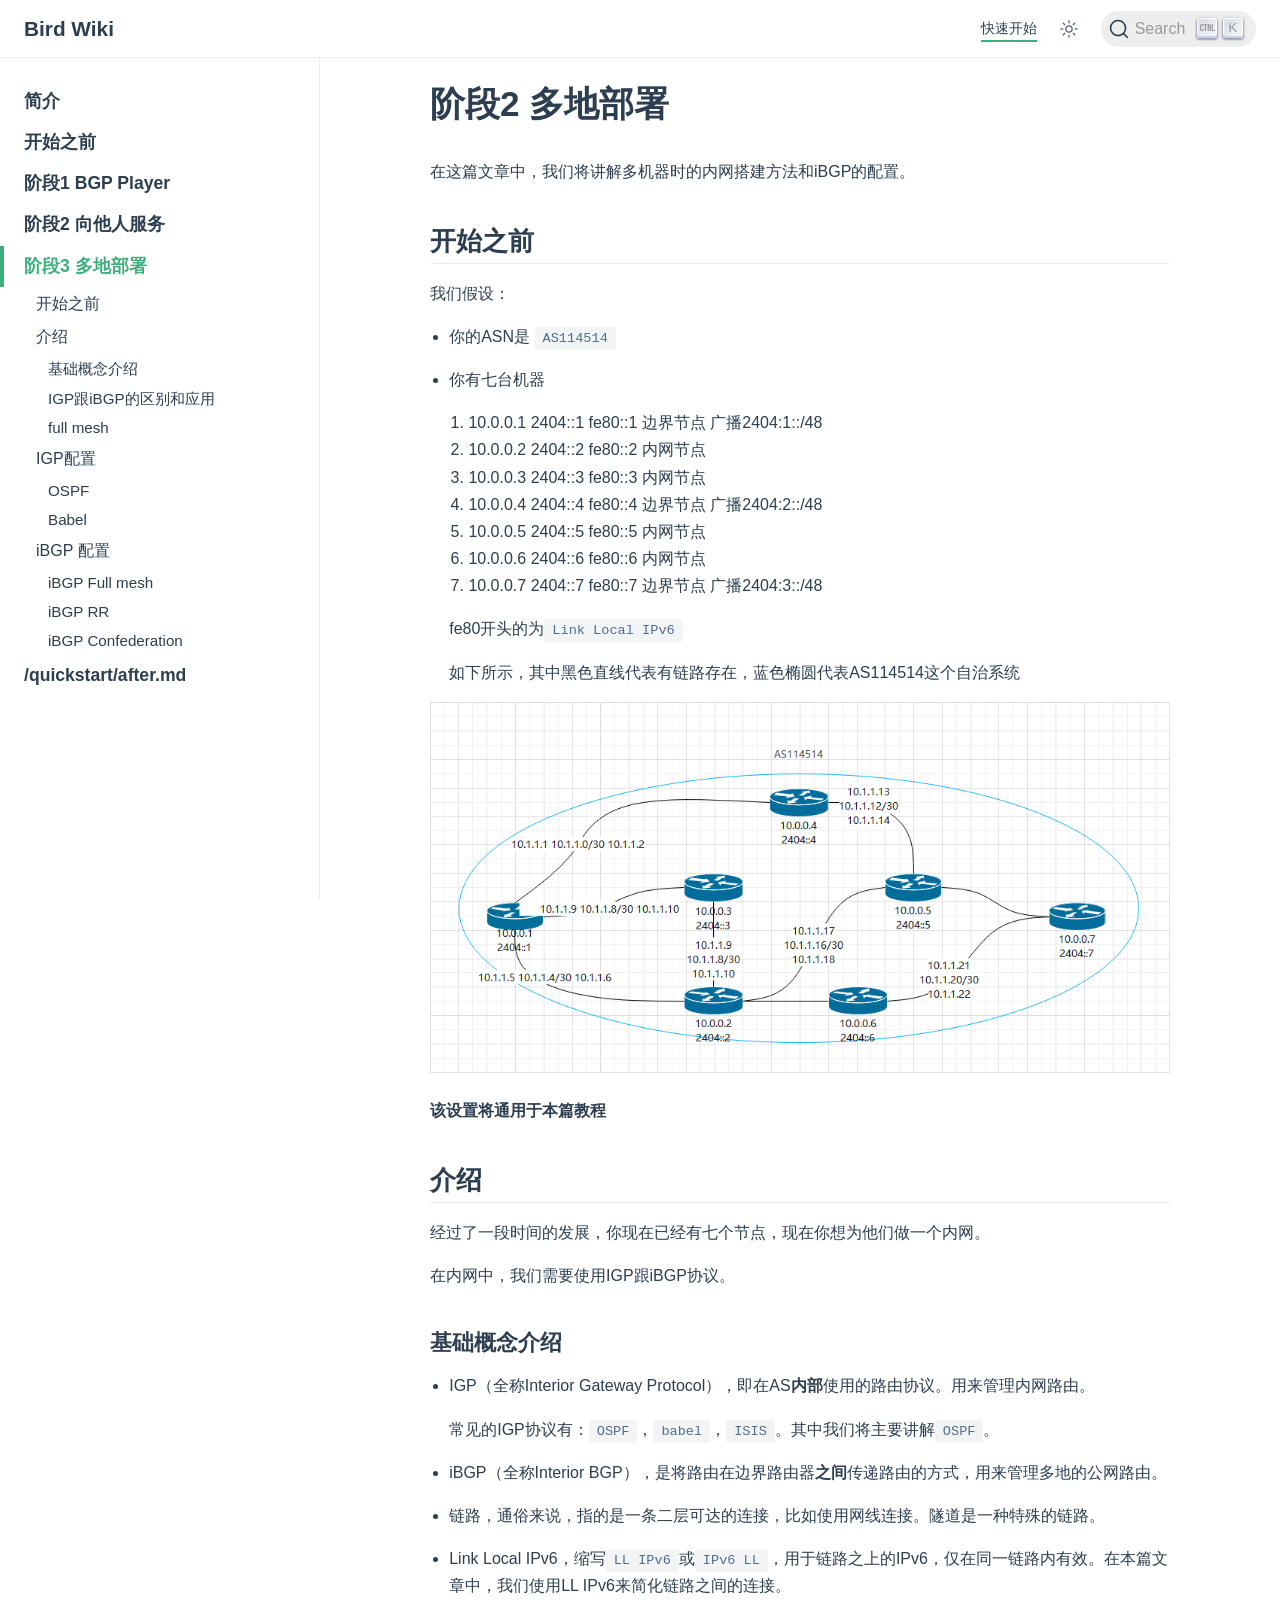
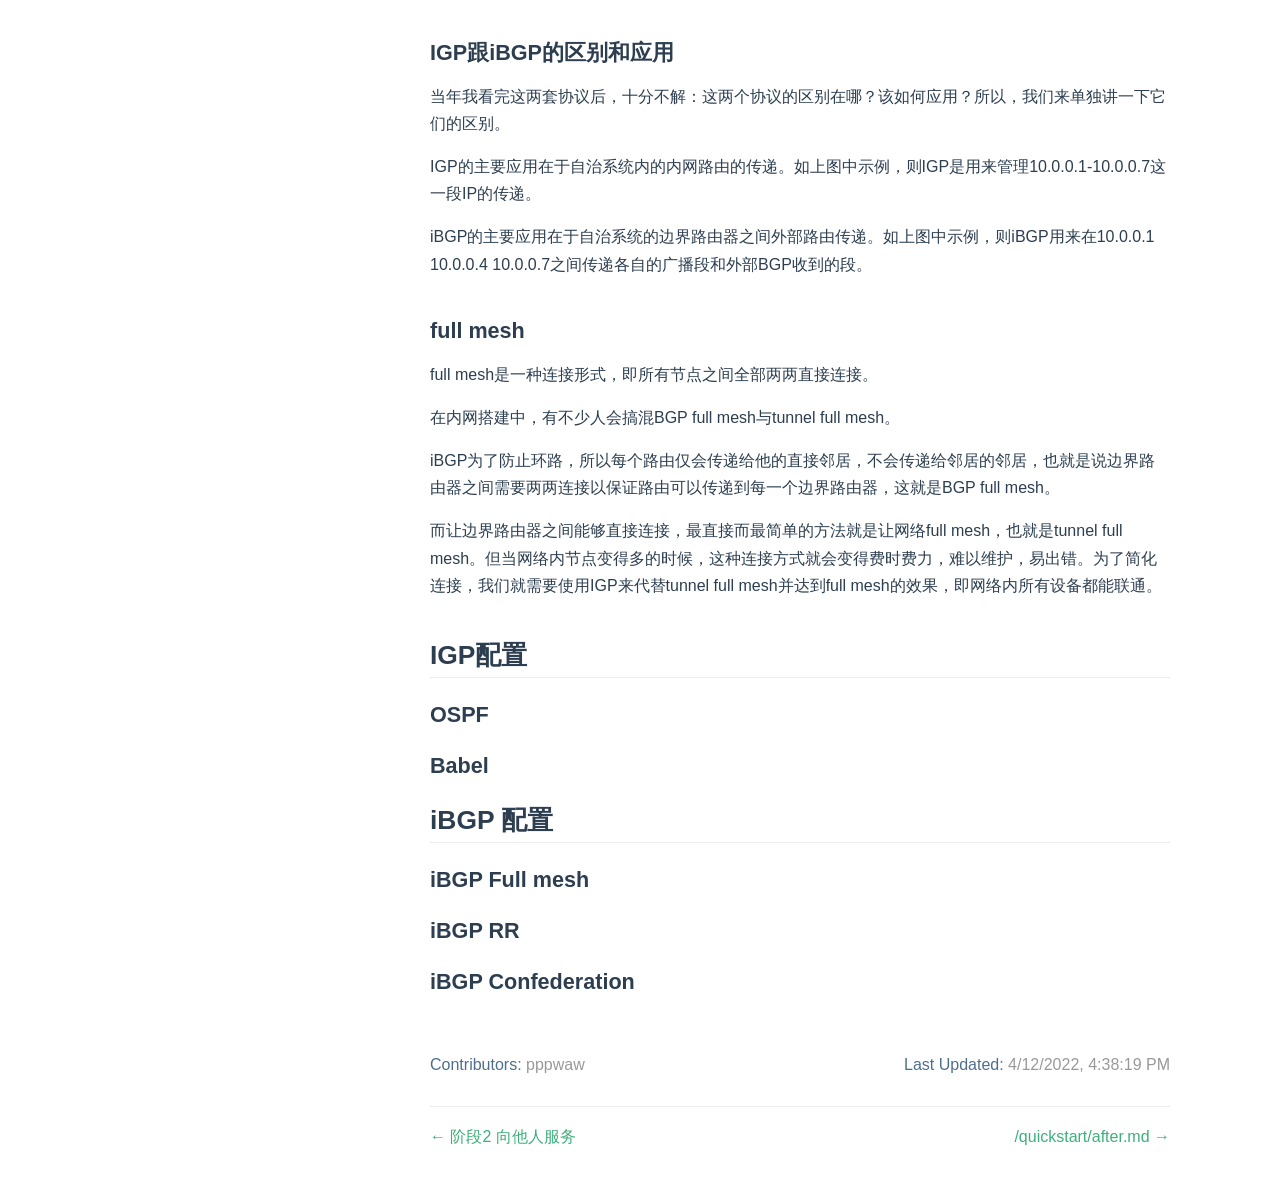
<file: quickstart/multi_location.html>
<!DOCTYPE html>
<html lang="zh-CN">
  <head>
    <meta charset="utf-8">
    <meta name="viewport" content="width=device-width,initial-scale=1">
    <meta name="generator" content="VuePress 2.0.0-beta.41">
    <style>
      :root {
        --c-bg: #fff;
      }
      html.dark {
        --c-bg: #22272e;
      }
      html, body {
        background-color: var(--c-bg);
      }
    </style>
    <script>
      const userMode = localStorage.getItem('vuepress-color-scheme');
			const systemDarkMode = window.matchMedia && window.matchMedia('(prefers-color-scheme: dark)').matches;
			if (userMode === 'dark' || (userMode !== 'light' && systemDarkMode)) {
				document.documentElement.classList.toggle('dark', true);
			}
    </script>
    <title>阶段3 多地部署 | Bird Wiki</title><meta name="description" content="一篇关于bird的百科（或者手册）">
    <link rel="modulepreload" href="/assets/app.75b428be.js"><link rel="modulepreload" href="/assets/multi_location.html.f71ec841.js"><link rel="modulepreload" href="/assets/multi_location.html.a8f0fb9b.js"><link rel="prefetch" href="/assets/index.html.ac436bdb.js"><link rel="prefetch" href="/assets/index.html.42d4e035.js"><link rel="prefetch" href="/assets/index.html.4a85e855.js"><link rel="prefetch" href="/assets/after.html.6376cee6.js"><link rel="prefetch" href="/assets/before.html.88356f1a.js"><link rel="prefetch" href="/assets/idc.html.226d808a.js"><link rel="prefetch" href="/assets/player.html.93c0db7d.js"><link rel="prefetch" href="/assets/index.html.ba770ed0.js"><link rel="prefetch" href="/assets/index.html.91e249a4.js"><link rel="prefetch" href="/assets/index.html.86ddec6e.js"><link rel="prefetch" href="/assets/404.html.f166316b.js"><link rel="prefetch" href="/assets/index.html.d07616fe.js"><link rel="prefetch" href="/assets/index.html.e7ffcc28.js"><link rel="prefetch" href="/assets/index.html.e234be51.js"><link rel="prefetch" href="/assets/after.html.f2d9fc13.js"><link rel="prefetch" href="/assets/before.html.d2e57cd1.js"><link rel="prefetch" href="/assets/idc.html.86fdde9f.js"><link rel="prefetch" href="/assets/player.html.a7988890.js"><link rel="prefetch" href="/assets/index.html.e85429dd.js"><link rel="prefetch" href="/assets/index.html.d8ee5e7a.js"><link rel="prefetch" href="/assets/index.html.9300c66d.js"><link rel="prefetch" href="/assets/404.html.4c7aabd8.js"><link rel="prefetch" href="/assets/404.d83c39bf.js"><link rel="prefetch" href="/assets/Layout.544ba9b4.js">
    <link rel="stylesheet" href="/assets/style.820628cb.css">
  </head>
  <body>
    <div id="app"><!--[--><div class="theme-container"><!--[--><header class="navbar"><div class="toggle-sidebar-button" title="toggle sidebar" aria-expanded="false" role="button" tabindex="0"><div class="icon" aria-hidden="true"><span></span><span></span><span></span></div></div><span><a href="/" class=""><!----><span class="site-name">Bird Wiki</span></a></span><div class="navbar-items-wrapper" style=""><!--[--><!--]--><nav class="navbar-items can-hide"><!--[--><div class="navbar-item"><a href="/quickstart/" class="router-link-active" aria-label="快速开始"><!--[--><!--]--> 快速开始 <!--[--><!--]--></a></div><!--]--></nav><!--[--><!--]--><button class="toggle-dark-button" title="toggle dark mode"><svg style="" class="icon" focusable="false" viewBox="0 0 32 32"><path d="M16 12.005a4 4 0 1 1-4 4a4.005 4.005 0 0 1 4-4m0-2a6 6 0 1 0 6 6a6 6 0 0 0-6-6z" fill="currentColor"></path><path d="M5.394 6.813l1.414-1.415l3.506 3.506L8.9 10.318z" fill="currentColor"></path><path d="M2 15.005h5v2H2z" fill="currentColor"></path><path d="M5.394 25.197L8.9 21.691l1.414 1.415l-3.506 3.505z" fill="currentColor"></path><path d="M15 25.005h2v5h-2z" fill="currentColor"></path><path d="M21.687 23.106l1.414-1.415l3.506 3.506l-1.414 1.414z" fill="currentColor"></path><path d="M25 15.005h5v2h-5z" fill="currentColor"></path><path d="M21.687 8.904l3.506-3.506l1.414 1.415l-3.506 3.505z" fill="currentColor"></path><path d="M15 2.005h2v5h-2z" fill="currentColor"></path></svg><svg style="display:none;" class="icon" focusable="false" viewBox="0 0 32 32"><path d="M13.502 5.414a15.075 15.075 0 0 0 11.594 18.194a11.113 11.113 0 0 1-7.975 3.39c-.138 0-.278.005-.418 0a11.094 11.094 0 0 1-3.2-21.584M14.98 3a1.002 1.002 0 0 0-.175.016a13.096 13.096 0 0 0 1.825 25.981c.164.006.328 0 .49 0a13.072 13.072 0 0 0 10.703-5.555a1.01 1.01 0 0 0-.783-1.565A13.08 13.08 0 0 1 15.89 4.38A1.015 1.015 0 0 0 14.98 3z" fill="currentColor"></path></svg></button><div id="docsearch-container"></div></div></header><!--]--><div class="sidebar-mask"></div><!--[--><aside class="sidebar"><nav class="navbar-items"><!--[--><div class="navbar-item"><a href="/quickstart/" class="router-link-active" aria-label="快速开始"><!--[--><!--]--> 快速开始 <!--[--><!--]--></a></div><!--]--></nav><!--[--><!--]--><ul class="sidebar-items"><!--[--><li><a href="/quickstart/" class="router-link-active sidebar-item sidebar-heading" aria-label="简介"><!--[--><!--]--> 简介 <!--[--><!--]--></a><!----></li><li><a href="/quickstart/before.html" class="sidebar-item sidebar-heading" aria-label="开始之前"><!--[--><!--]--> 开始之前 <!--[--><!--]--></a><!----></li><li><a href="/quickstart/player.html" class="sidebar-item sidebar-heading" aria-label="阶段1 BGP Player"><!--[--><!--]--> 阶段1 BGP Player <!--[--><!--]--></a><!----></li><li><a href="/quickstart/idc.html" class="sidebar-item sidebar-heading" aria-label="阶段2 向他人服务"><!--[--><!--]--> 阶段2 向他人服务 <!--[--><!--]--></a><!----></li><li><a aria-current="page" href="/quickstart/multi_location.html" class="router-link-active router-link-exact-active router-link-active sidebar-item sidebar-heading active" aria-label="阶段3 多地部署"><!--[--><!--]--> 阶段3 多地部署 <!--[--><!--]--></a><!--[--><ul style="" class="sidebar-item-children"><!--[--><li><a aria-current="page" href="/quickstart/multi_location.html#开始之前" class="router-link-active router-link-exact-active sidebar-item" aria-label="开始之前"><!--[--><!--]--> 开始之前 <!--[--><!--]--></a><!----></li><li><a aria-current="page" href="/quickstart/multi_location.html#介绍" class="router-link-active router-link-exact-active sidebar-item" aria-label="介绍"><!--[--><!--]--> 介绍 <!--[--><!--]--></a><!--[--><ul style="" class="sidebar-item-children"><!--[--><li><a aria-current="page" href="/quickstart/multi_location.html#基础概念介绍" class="router-link-active router-link-exact-active sidebar-item" aria-label="基础概念介绍"><!--[--><!--]--> 基础概念介绍 <!--[--><!--]--></a><!----></li><li><a aria-current="page" href="/quickstart/multi_location.html#igp跟ibgp的区别和应用" class="router-link-active router-link-exact-active sidebar-item" aria-label="IGP跟iBGP的区别和应用"><!--[--><!--]--> IGP跟iBGP的区别和应用 <!--[--><!--]--></a><!----></li><li><a aria-current="page" href="/quickstart/multi_location.html#full-mesh" class="router-link-active router-link-exact-active sidebar-item" aria-label="full mesh"><!--[--><!--]--> full mesh <!--[--><!--]--></a><!----></li><!--]--></ul><!--]--></li><li><a aria-current="page" href="/quickstart/multi_location.html#igp配置" class="router-link-active router-link-exact-active sidebar-item" aria-label="IGP配置"><!--[--><!--]--> IGP配置 <!--[--><!--]--></a><!--[--><ul style="" class="sidebar-item-children"><!--[--><li><a aria-current="page" href="/quickstart/multi_location.html#ospf" class="router-link-active router-link-exact-active sidebar-item" aria-label="OSPF"><!--[--><!--]--> OSPF <!--[--><!--]--></a><!----></li><li><a aria-current="page" href="/quickstart/multi_location.html#babel" class="router-link-active router-link-exact-active sidebar-item" aria-label="Babel"><!--[--><!--]--> Babel <!--[--><!--]--></a><!----></li><!--]--></ul><!--]--></li><li><a aria-current="page" href="/quickstart/multi_location.html#ibgp-配置" class="router-link-active router-link-exact-active sidebar-item" aria-label="iBGP 配置"><!--[--><!--]--> iBGP 配置 <!--[--><!--]--></a><!--[--><ul style="" class="sidebar-item-children"><!--[--><li><a aria-current="page" href="/quickstart/multi_location.html#ibgp-full-mesh" class="router-link-active router-link-exact-active sidebar-item" aria-label="iBGP Full mesh"><!--[--><!--]--> iBGP Full mesh <!--[--><!--]--></a><!----></li><li><a aria-current="page" href="/quickstart/multi_location.html#ibgp-rr" class="router-link-active router-link-exact-active sidebar-item" aria-label="iBGP RR"><!--[--><!--]--> iBGP RR <!--[--><!--]--></a><!----></li><li><a aria-current="page" href="/quickstart/multi_location.html#ibgp-confederation" class="router-link-active router-link-exact-active sidebar-item" aria-label="iBGP Confederation"><!--[--><!--]--> iBGP Confederation <!--[--><!--]--></a><!----></li><!--]--></ul><!--]--></li><!--]--></ul><!--]--></li><li><a href="/quickstart/after.html" class="sidebar-item sidebar-heading" aria-label="/quickstart/after.md"><!--[--><!--]--> /quickstart/after.md <!--[--><!--]--></a><!----></li><!--]--></ul><!--[--><!--]--></aside><!--]--><!--[--><main class="page"><!--[--><!--]--><div class="theme-default-content"><!--[--><h1 id="阶段2-多地部署" tabindex="-1"><a class="header-anchor" href="#阶段2-多地部署" aria-hidden="true">#</a> 阶段2 多地部署</h1><p>在这篇文章中，我们将讲解多机器时的内网搭建方法和iBGP的配置。</p><h2 id="开始之前" tabindex="-1"><a class="header-anchor" href="#开始之前" aria-hidden="true">#</a> 开始之前</h2><p>我们假设：</p><ul><li><p>你的ASN是 <code>AS114514</code></p></li><li><p>你有七台机器</p><ol><li>10.0.0.1 2404::1 fe80::1 边界节点 广播2404:1::/48</li><li>10.0.0.2 2404::2 fe80::2 内网节点</li><li>10.0.0.3 2404::3 fe80::3 内网节点</li><li>10.0.0.4 2404::4 fe80::4 边界节点 广播2404:2::/48</li><li>10.0.0.5 2404::5 fe80::5 内网节点</li><li>10.0.0.6 2404::6 fe80::6 内网节点</li><li>10.0.0.7 2404::7 fe80::7 边界节点 广播2404:3::/48</li></ol><p>fe80开头的为<code>Link Local IPv6</code></p><p>如下所示，其中黑色直线代表有链路存在，蓝色椭圆代表AS114514这个自治系统</p></li></ul><p><img src="/assets/1.e6a6eff3.png" alt="1"></p><p><strong>该设置将通用于本篇教程</strong></p><h2 id="介绍" tabindex="-1"><a class="header-anchor" href="#介绍" aria-hidden="true">#</a> 介绍</h2><p>经过了一段时间的发展，你现在已经有七个节点，现在你想为他们做一个内网。</p><p>在内网中，我们需要使用IGP跟iBGP协议。</p><h3 id="基础概念介绍" tabindex="-1"><a class="header-anchor" href="#基础概念介绍" aria-hidden="true">#</a> 基础概念介绍</h3><ul><li><p>IGP（全称Interior Gateway Protocol），即在AS<strong>内部</strong>使用的路由协议。用来管理内网路由。</p><p>常见的IGP协议有：<code>OSPF</code>，<code>babel</code>，<code>ISIS</code>。其中我们将主要讲解<code>OSPF</code>。</p></li><li><p>iBGP（全称Interior BGP），是将路由在边界路由器<strong>之间</strong>传递路由的方式，用来管理多地的公网路由。</p></li><li><p>链路，通俗来说，指的是一条二层可达的连接，比如使用网线连接。隧道是一种特殊的链路。</p></li><li><p>Link Local IPv6，缩写<code>LL IPv6</code>或<code>IPv6 LL</code>，用于链路之上的IPv6，仅在同一链路内有效。在本篇文章中，我们使用LL IPv6来简化链路之间的连接。</p></li></ul><h3 id="igp跟ibgp的区别和应用" tabindex="-1"><a class="header-anchor" href="#igp跟ibgp的区别和应用" aria-hidden="true">#</a> IGP跟iBGP的区别和应用</h3><p>当年我看完这两套协议后，十分不解：这两个协议的区别在哪？该如何应用？所以，我们来单独讲一下它们的区别。</p><p>IGP的主要应用在于自治系统内的内网路由的传递。如上图中示例，则IGP是用来管理10.0.0.1-10.0.0.7这一段IP的传递。</p><p>iBGP的主要应用在于自治系统的边界路由器之间外部路由传递。如上图中示例，则iBGP用来在10.0.0.1 10.0.0.4 10.0.0.7之间传递各自的广播段和外部BGP收到的段。</p><h3 id="full-mesh" tabindex="-1"><a class="header-anchor" href="#full-mesh" aria-hidden="true">#</a> full mesh</h3><p>full mesh是一种连接形式，即所有节点之间全部两两直接连接。</p><p>在内网搭建中，有不少人会搞混BGP full mesh与tunnel full mesh。</p><p>iBGP为了防止环路，所以每个路由仅会传递给他的直接邻居，不会传递给邻居的邻居，也就是说边界路由器之间需要两两连接以保证路由可以传递到每一个边界路由器，这就是BGP full mesh。</p><p>而让边界路由器之间能够直接连接，最直接而最简单的方法就是让网络full mesh，也就是tunnel full mesh。但当网络内节点变得多的时候，这种连接方式就会变得费时费力，难以维护，易出错。为了简化连接，我们就需要使用IGP来代替tunnel full mesh并达到full mesh的效果，即网络内所有设备都能联通。</p><h2 id="igp配置" tabindex="-1"><a class="header-anchor" href="#igp配置" aria-hidden="true">#</a> IGP配置</h2><h3 id="ospf" tabindex="-1"><a class="header-anchor" href="#ospf" aria-hidden="true">#</a> OSPF</h3><h3 id="babel" tabindex="-1"><a class="header-anchor" href="#babel" aria-hidden="true">#</a> Babel</h3><h2 id="ibgp-配置" tabindex="-1"><a class="header-anchor" href="#ibgp-配置" aria-hidden="true">#</a> iBGP 配置</h2><h3 id="ibgp-full-mesh" tabindex="-1"><a class="header-anchor" href="#ibgp-full-mesh" aria-hidden="true">#</a> iBGP Full mesh</h3><h3 id="ibgp-rr" tabindex="-1"><a class="header-anchor" href="#ibgp-rr" aria-hidden="true">#</a> iBGP RR</h3><h3 id="ibgp-confederation" tabindex="-1"><a class="header-anchor" href="#ibgp-confederation" aria-hidden="true">#</a> iBGP Confederation</h3><!--]--></div><footer class="page-meta"><!----><div class="meta-item last-updated"><span class="meta-item-label">Last Updated: </span><!----></div><div class="meta-item contributors"><span class="meta-item-label">Contributors: </span><span class="meta-item-info"><!--[--><!--[--><span class="contributor" title="email: pppwaw@pppwaw.top">pppwaw</span><!----><!--]--><!--]--></span></div></footer><nav class="page-nav"><p class="inner"><span class="prev"><a href="/quickstart/idc.html" class="" aria-label="阶段2 向他人服务"><!--[--><!--]--> 阶段2 向他人服务 <!--[--><!--]--></a></span><span class="next"><a href="/quickstart/after.html" class="" aria-label="/quickstart/after.md"><!--[--><!--]--> /quickstart/after.md <!--[--><!--]--></a></span></p></nav><!--[--><!--]--></main><!--]--></div><!----><!--]--></div>
    <script type="module" src="/assets/app.75b428be.js" defer></script>
  </body>
</html>
</file>
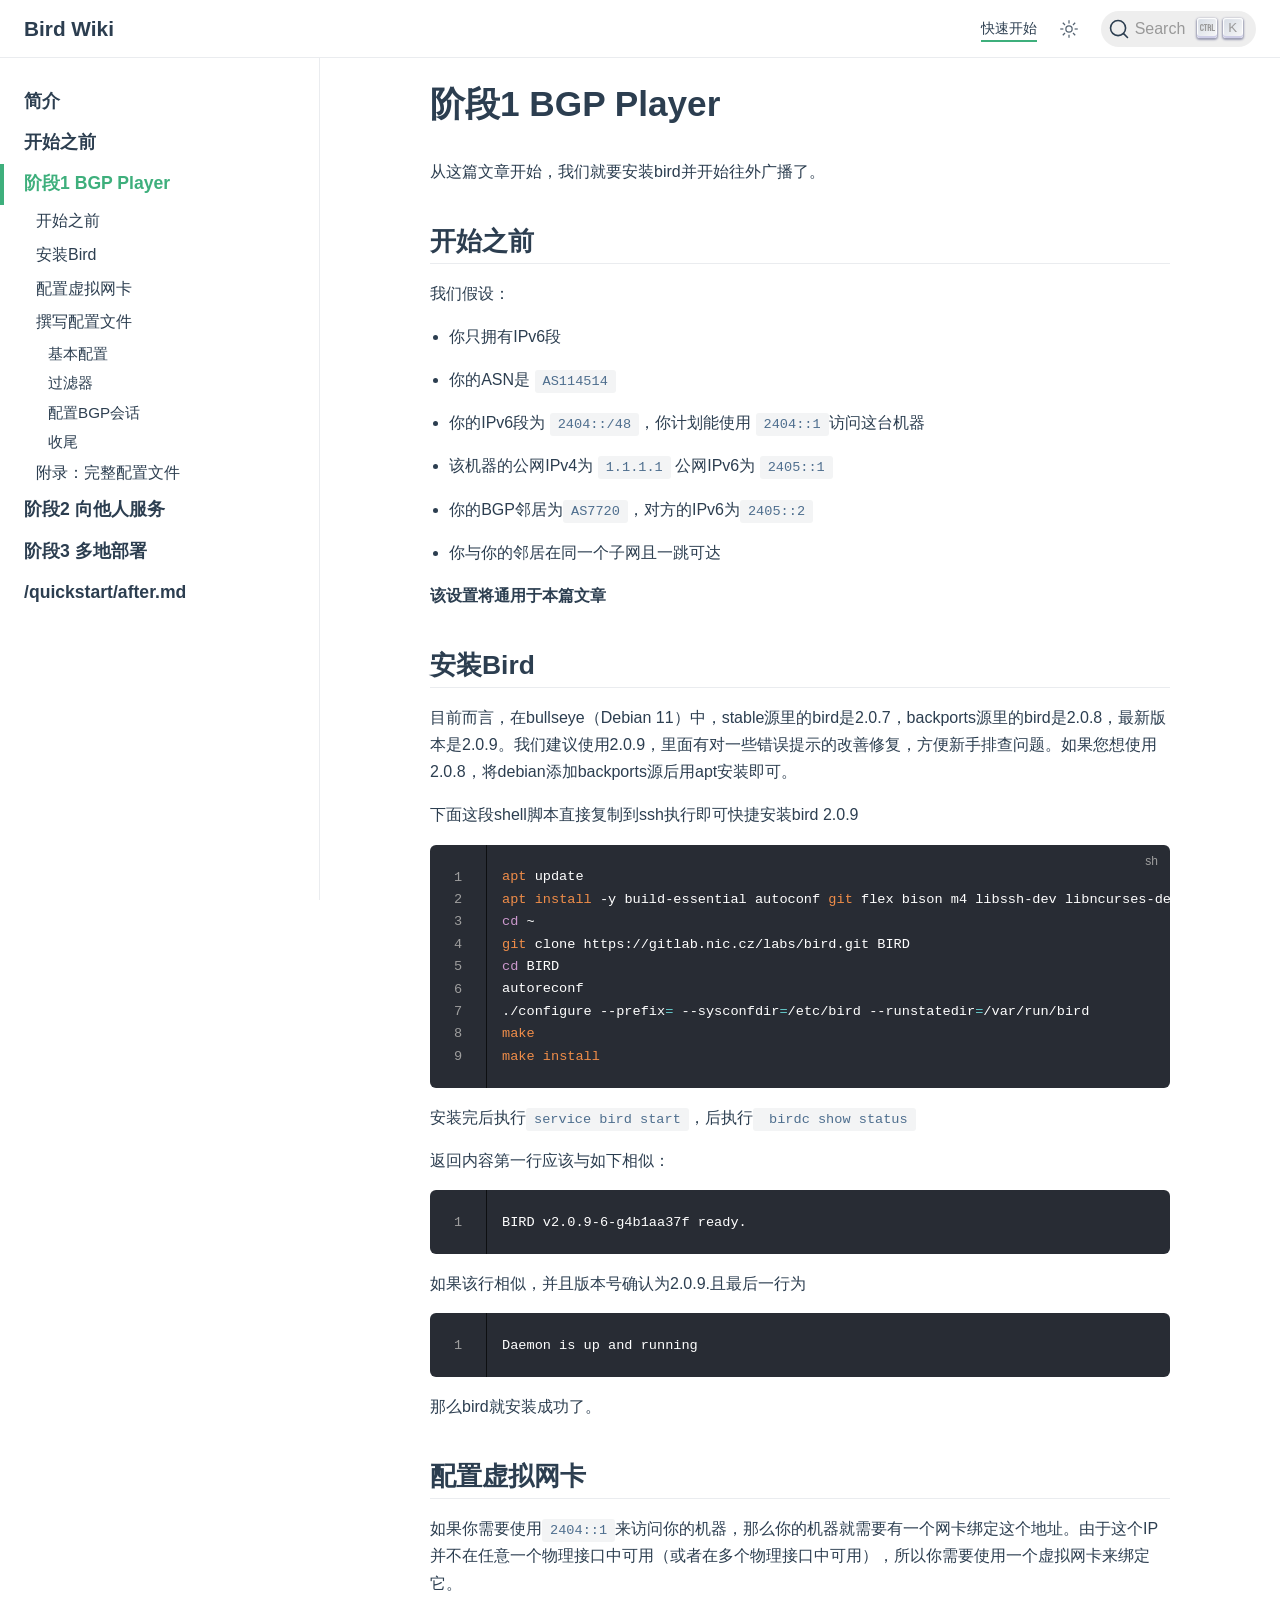
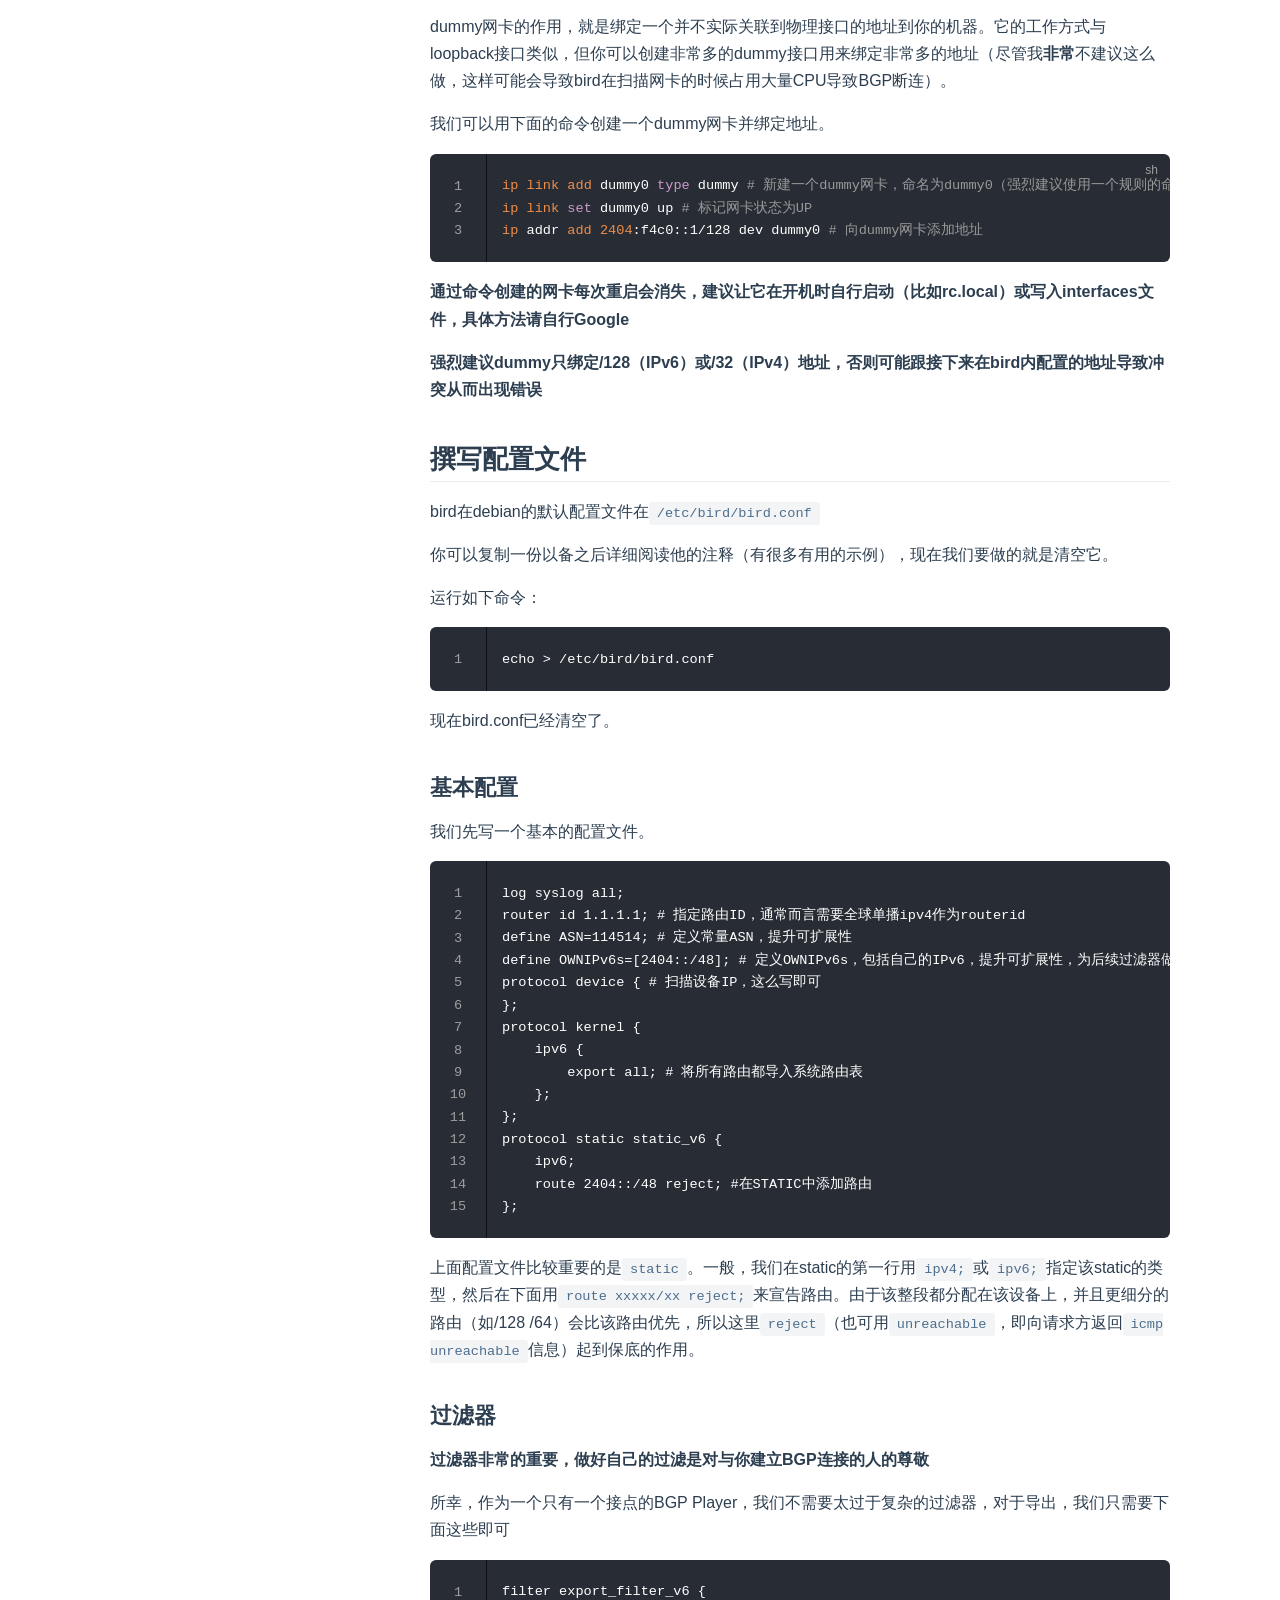
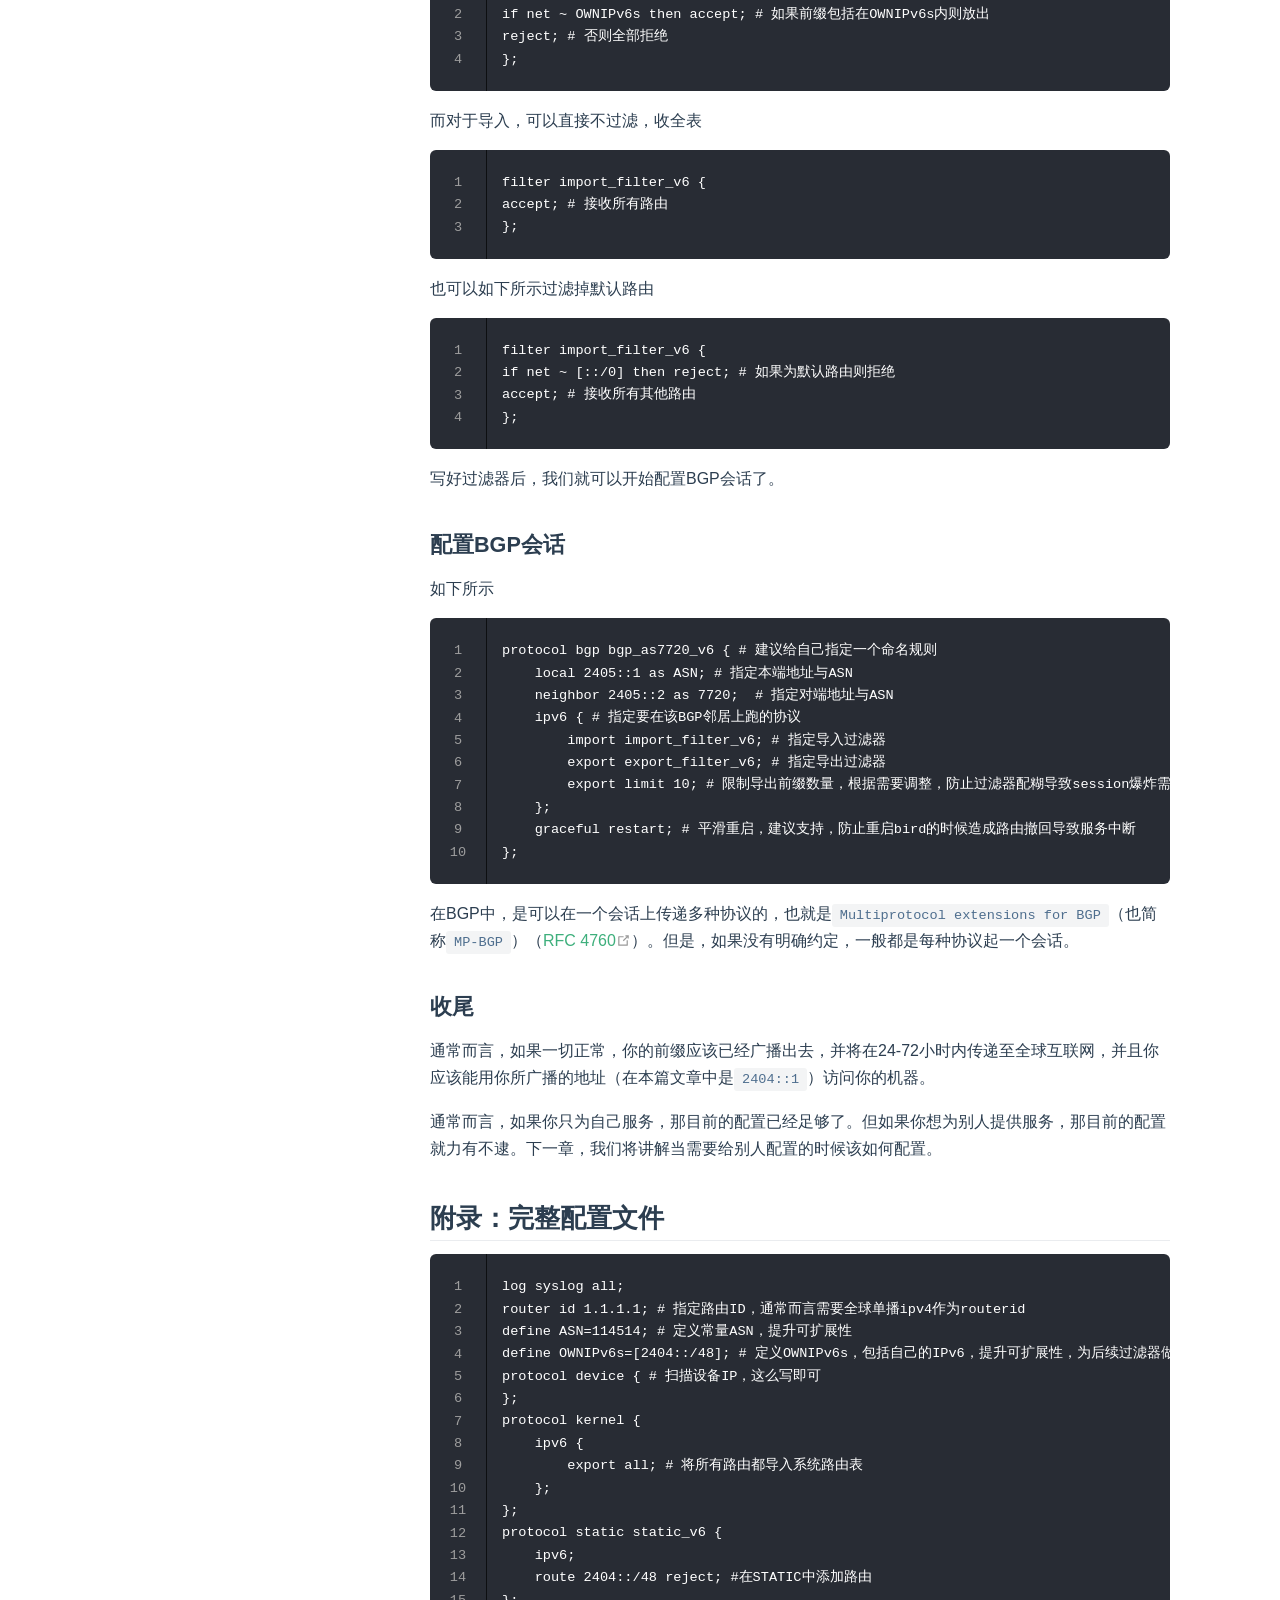
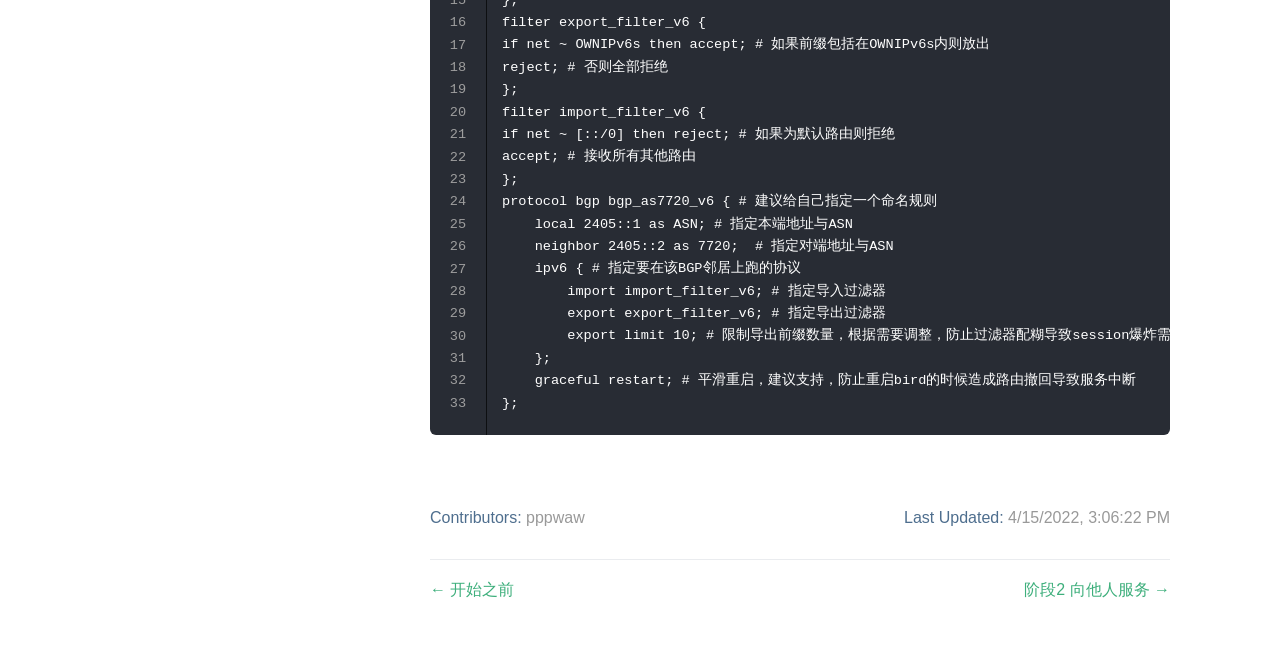
<file: quickstart/player.html>
<!DOCTYPE html>
<html lang="zh-CN">
  <head>
    <meta charset="utf-8">
    <meta name="viewport" content="width=device-width,initial-scale=1">
    <meta name="generator" content="VuePress 2.0.0-beta.41">
    <style>
      :root {
        --c-bg: #fff;
      }
      html.dark {
        --c-bg: #22272e;
      }
      html, body {
        background-color: var(--c-bg);
      }
    </style>
    <script>
      const userMode = localStorage.getItem('vuepress-color-scheme');
			const systemDarkMode = window.matchMedia && window.matchMedia('(prefers-color-scheme: dark)').matches;
			if (userMode === 'dark' || (userMode !== 'light' && systemDarkMode)) {
				document.documentElement.classList.toggle('dark', true);
			}
    </script>
    <title>阶段1 BGP Player | Bird Wiki</title><meta name="description" content="一篇关于bird的百科（或者手册）">
    <link rel="modulepreload" href="/assets/app.75b428be.js"><link rel="modulepreload" href="/assets/player.html.a7988890.js"><link rel="modulepreload" href="/assets/player.html.93c0db7d.js"><link rel="prefetch" href="/assets/index.html.ac436bdb.js"><link rel="prefetch" href="/assets/index.html.42d4e035.js"><link rel="prefetch" href="/assets/index.html.4a85e855.js"><link rel="prefetch" href="/assets/after.html.6376cee6.js"><link rel="prefetch" href="/assets/before.html.88356f1a.js"><link rel="prefetch" href="/assets/idc.html.226d808a.js"><link rel="prefetch" href="/assets/multi_location.html.a8f0fb9b.js"><link rel="prefetch" href="/assets/index.html.ba770ed0.js"><link rel="prefetch" href="/assets/index.html.91e249a4.js"><link rel="prefetch" href="/assets/index.html.86ddec6e.js"><link rel="prefetch" href="/assets/404.html.f166316b.js"><link rel="prefetch" href="/assets/index.html.d07616fe.js"><link rel="prefetch" href="/assets/index.html.e7ffcc28.js"><link rel="prefetch" href="/assets/index.html.e234be51.js"><link rel="prefetch" href="/assets/after.html.f2d9fc13.js"><link rel="prefetch" href="/assets/before.html.d2e57cd1.js"><link rel="prefetch" href="/assets/idc.html.86fdde9f.js"><link rel="prefetch" href="/assets/multi_location.html.f71ec841.js"><link rel="prefetch" href="/assets/index.html.e85429dd.js"><link rel="prefetch" href="/assets/index.html.d8ee5e7a.js"><link rel="prefetch" href="/assets/index.html.9300c66d.js"><link rel="prefetch" href="/assets/404.html.4c7aabd8.js"><link rel="prefetch" href="/assets/404.d83c39bf.js"><link rel="prefetch" href="/assets/Layout.544ba9b4.js">
    <link rel="stylesheet" href="/assets/style.820628cb.css">
  </head>
  <body>
    <div id="app"><!--[--><div class="theme-container"><!--[--><header class="navbar"><div class="toggle-sidebar-button" title="toggle sidebar" aria-expanded="false" role="button" tabindex="0"><div class="icon" aria-hidden="true"><span></span><span></span><span></span></div></div><span><a href="/" class=""><!----><span class="site-name">Bird Wiki</span></a></span><div class="navbar-items-wrapper" style=""><!--[--><!--]--><nav class="navbar-items can-hide"><!--[--><div class="navbar-item"><a href="/quickstart/" class="router-link-active" aria-label="快速开始"><!--[--><!--]--> 快速开始 <!--[--><!--]--></a></div><!--]--></nav><!--[--><!--]--><button class="toggle-dark-button" title="toggle dark mode"><svg style="" class="icon" focusable="false" viewBox="0 0 32 32"><path d="M16 12.005a4 4 0 1 1-4 4a4.005 4.005 0 0 1 4-4m0-2a6 6 0 1 0 6 6a6 6 0 0 0-6-6z" fill="currentColor"></path><path d="M5.394 6.813l1.414-1.415l3.506 3.506L8.9 10.318z" fill="currentColor"></path><path d="M2 15.005h5v2H2z" fill="currentColor"></path><path d="M5.394 25.197L8.9 21.691l1.414 1.415l-3.506 3.505z" fill="currentColor"></path><path d="M15 25.005h2v5h-2z" fill="currentColor"></path><path d="M21.687 23.106l1.414-1.415l3.506 3.506l-1.414 1.414z" fill="currentColor"></path><path d="M25 15.005h5v2h-5z" fill="currentColor"></path><path d="M21.687 8.904l3.506-3.506l1.414 1.415l-3.506 3.505z" fill="currentColor"></path><path d="M15 2.005h2v5h-2z" fill="currentColor"></path></svg><svg style="display:none;" class="icon" focusable="false" viewBox="0 0 32 32"><path d="M13.502 5.414a15.075 15.075 0 0 0 11.594 18.194a11.113 11.113 0 0 1-7.975 3.39c-.138 0-.278.005-.418 0a11.094 11.094 0 0 1-3.2-21.584M14.98 3a1.002 1.002 0 0 0-.175.016a13.096 13.096 0 0 0 1.825 25.981c.164.006.328 0 .49 0a13.072 13.072 0 0 0 10.703-5.555a1.01 1.01 0 0 0-.783-1.565A13.08 13.08 0 0 1 15.89 4.38A1.015 1.015 0 0 0 14.98 3z" fill="currentColor"></path></svg></button><div id="docsearch-container"></div></div></header><!--]--><div class="sidebar-mask"></div><!--[--><aside class="sidebar"><nav class="navbar-items"><!--[--><div class="navbar-item"><a href="/quickstart/" class="router-link-active" aria-label="快速开始"><!--[--><!--]--> 快速开始 <!--[--><!--]--></a></div><!--]--></nav><!--[--><!--]--><ul class="sidebar-items"><!--[--><li><a href="/quickstart/" class="router-link-active sidebar-item sidebar-heading" aria-label="简介"><!--[--><!--]--> 简介 <!--[--><!--]--></a><!----></li><li><a href="/quickstart/before.html" class="sidebar-item sidebar-heading" aria-label="开始之前"><!--[--><!--]--> 开始之前 <!--[--><!--]--></a><!----></li><li><a aria-current="page" href="/quickstart/player.html" class="router-link-active router-link-exact-active router-link-active sidebar-item sidebar-heading active" aria-label="阶段1 BGP Player"><!--[--><!--]--> 阶段1 BGP Player <!--[--><!--]--></a><!--[--><ul style="" class="sidebar-item-children"><!--[--><li><a aria-current="page" href="/quickstart/player.html#开始之前" class="router-link-active router-link-exact-active sidebar-item" aria-label="开始之前"><!--[--><!--]--> 开始之前 <!--[--><!--]--></a><!----></li><li><a aria-current="page" href="/quickstart/player.html#安装bird" class="router-link-active router-link-exact-active sidebar-item" aria-label="安装Bird"><!--[--><!--]--> 安装Bird <!--[--><!--]--></a><!----></li><li><a aria-current="page" href="/quickstart/player.html#配置虚拟网卡" class="router-link-active router-link-exact-active sidebar-item" aria-label="配置虚拟网卡"><!--[--><!--]--> 配置虚拟网卡 <!--[--><!--]--></a><!----></li><li><a aria-current="page" href="/quickstart/player.html#撰写配置文件" class="router-link-active router-link-exact-active sidebar-item" aria-label="撰写配置文件"><!--[--><!--]--> 撰写配置文件 <!--[--><!--]--></a><!--[--><ul style="" class="sidebar-item-children"><!--[--><li><a aria-current="page" href="/quickstart/player.html#基本配置" class="router-link-active router-link-exact-active sidebar-item" aria-label="基本配置"><!--[--><!--]--> 基本配置 <!--[--><!--]--></a><!----></li><li><a aria-current="page" href="/quickstart/player.html#过滤器" class="router-link-active router-link-exact-active sidebar-item" aria-label="过滤器"><!--[--><!--]--> 过滤器 <!--[--><!--]--></a><!----></li><li><a aria-current="page" href="/quickstart/player.html#配置bgp会话" class="router-link-active router-link-exact-active sidebar-item" aria-label="配置BGP会话"><!--[--><!--]--> 配置BGP会话 <!--[--><!--]--></a><!----></li><li><a aria-current="page" href="/quickstart/player.html#收尾" class="router-link-active router-link-exact-active sidebar-item" aria-label="收尾"><!--[--><!--]--> 收尾 <!--[--><!--]--></a><!----></li><!--]--></ul><!--]--></li><li><a aria-current="page" href="/quickstart/player.html#附录-完整配置文件" class="router-link-active router-link-exact-active sidebar-item" aria-label="附录：完整配置文件"><!--[--><!--]--> 附录：完整配置文件 <!--[--><!--]--></a><!----></li><!--]--></ul><!--]--></li><li><a href="/quickstart/idc.html" class="sidebar-item sidebar-heading" aria-label="阶段2 向他人服务"><!--[--><!--]--> 阶段2 向他人服务 <!--[--><!--]--></a><!----></li><li><a href="/quickstart/multi_location.html" class="sidebar-item sidebar-heading" aria-label="阶段3 多地部署"><!--[--><!--]--> 阶段3 多地部署 <!--[--><!--]--></a><!----></li><li><a href="/quickstart/after.html" class="sidebar-item sidebar-heading" aria-label="/quickstart/after.md"><!--[--><!--]--> /quickstart/after.md <!--[--><!--]--></a><!----></li><!--]--></ul><!--[--><!--]--></aside><!--]--><!--[--><main class="page"><!--[--><!--]--><div class="theme-default-content"><!--[--><h1 id="阶段1-bgp-player" tabindex="-1"><a class="header-anchor" href="#阶段1-bgp-player" aria-hidden="true">#</a> 阶段1 BGP Player</h1><p>从这篇文章开始，我们就要安装bird并开始往外广播了。</p><h2 id="开始之前" tabindex="-1"><a class="header-anchor" href="#开始之前" aria-hidden="true">#</a> 开始之前</h2><p>我们假设：</p><ul><li><p>你只拥有IPv6段</p></li><li><p>你的ASN是 <code>AS114514</code></p></li><li><p>你的IPv6段为 <code>2404::/48</code>，你计划能使用 <code>2404::1</code>访问这台机器</p></li><li><p>该机器的公网IPv4为 <code>1.1.1.1</code> 公网IPv6为 <code>2405::1</code></p></li><li><p>你的BGP邻居为<code>AS7720</code>，对方的IPv6为<code>2405::2</code></p></li><li><p>你与你的邻居在同一个子网且一跳可达</p></li></ul><p><strong>该设置将通用于本篇文章</strong></p><h2 id="安装bird" tabindex="-1"><a class="header-anchor" href="#安装bird" aria-hidden="true">#</a> 安装Bird</h2><p>目前而言，在bullseye（Debian 11）中，stable源里的bird是2.0.7，backports源里的bird是2.0.8，最新版本是2.0.9。我们建议使用2.0.9，里面有对一些错误提示的改善修复，方便新手排查问题。如果您想使用2.0.8，将debian添加backports源后用apt安装即可。</p><p>下面这段shell脚本直接复制到ssh执行即可快捷安装bird 2.0.9</p><div class="language-bash ext-sh line-numbers-mode"><pre class="language-bash"><code><span class="token function">apt</span> update
<span class="token function">apt</span> <span class="token function">install</span> -y build-essential autoconf <span class="token function">git</span> flex bison m4 libssh-dev libncurses-dev libreadline-dev 
<span class="token builtin class-name">cd</span> ~
<span class="token function">git</span> clone https://gitlab.nic.cz/labs/bird.git BIRD
<span class="token builtin class-name">cd</span> BIRD
autoreconf
./configure --prefix<span class="token operator">=</span> --sysconfdir<span class="token operator">=</span>/etc/bird --runstatedir<span class="token operator">=</span>/var/run/bird
<span class="token function">make</span>
<span class="token function">make</span> <span class="token function">install</span>
</code></pre><div class="line-numbers" aria-hidden="true"><span class="line-number">1</span><br><span class="line-number">2</span><br><span class="line-number">3</span><br><span class="line-number">4</span><br><span class="line-number">5</span><br><span class="line-number">6</span><br><span class="line-number">7</span><br><span class="line-number">8</span><br><span class="line-number">9</span><br></div></div><p>安装完后执行<code>service bird start</code>，后执行<code> birdc show status</code></p><p>返回内容第一行应该与如下相似：</p><div class="language-text ext-text line-numbers-mode"><pre class="language-text"><code>BIRD v2.0.9-6-g4b1aa37f ready.
</code></pre><div class="line-numbers" aria-hidden="true"><span class="line-number">1</span><br></div></div><p>如果该行相似，并且版本号确认为2.0.9.且最后一行为</p><div class="language-text ext-text line-numbers-mode"><pre class="language-text"><code>Daemon is up and running
</code></pre><div class="line-numbers" aria-hidden="true"><span class="line-number">1</span><br></div></div><p>那么bird就安装成功了。</p><h2 id="配置虚拟网卡" tabindex="-1"><a class="header-anchor" href="#配置虚拟网卡" aria-hidden="true">#</a> 配置虚拟网卡</h2><p>如果你需要使用<code>2404::1</code>来访问你的机器，那么你的机器就需要有一个网卡绑定这个地址。由于这个IP并不在任意一个物理接口中可用（或者在多个物理接口中可用），所以你需要使用一个虚拟网卡来绑定它。</p><p>dummy网卡的作用，就是绑定一个并不实际关联到物理接口的地址到你的机器。它的工作方式与loopback接口类似，但你可以创建非常多的dummy接口用来绑定非常多的地址（尽管我<strong>非常</strong>不建议这么做，这样可能会导致bird在扫描网卡的时候占用大量CPU导致BGP断连）。</p><p>我们可以用下面的命令创建一个dummy网卡并绑定地址。</p><div class="language-bash ext-sh line-numbers-mode"><pre class="language-bash"><code><span class="token function">ip</span> <span class="token function">link</span> <span class="token function">add</span> dummy0 <span class="token builtin class-name">type</span> dummy <span class="token comment"># 新建一个dummy网卡，命名为dummy0（强烈建议使用一个规则的命名方式，比如dummy+数字）</span>
<span class="token function">ip</span> <span class="token function">link</span> <span class="token builtin class-name">set</span> dummy0 up <span class="token comment"># 标记网卡状态为UP</span>
<span class="token function">ip</span> addr <span class="token function">add</span> <span class="token number">2404</span>:f4c0::1/128 dev dummy0 <span class="token comment"># 向dummy网卡添加地址</span>
</code></pre><div class="line-numbers" aria-hidden="true"><span class="line-number">1</span><br><span class="line-number">2</span><br><span class="line-number">3</span><br></div></div><p><strong>通过命令创建的网卡每次重启会消失，建议让它在开机时自行启动（比如rc.local）或写入interfaces文件，具体方法请自行Google</strong></p><p><strong>强烈建议dummy只绑定/128（IPv6）或/32（IPv4）地址，否则可能跟接下来在bird内配置的地址导致冲突从而出现错误</strong></p><h2 id="撰写配置文件" tabindex="-1"><a class="header-anchor" href="#撰写配置文件" aria-hidden="true">#</a> 撰写配置文件</h2><p>bird在debian的默认配置文件在<code>/etc/bird/bird.conf</code></p><p>你可以复制一份以备之后详细阅读他的注释（有很多有用的示例），现在我们要做的就是清空它。</p><p>运行如下命令：</p><div class="language-text ext-text line-numbers-mode"><pre class="language-text"><code>echo &gt; /etc/bird/bird.conf
</code></pre><div class="line-numbers" aria-hidden="true"><span class="line-number">1</span><br></div></div><p>现在bird.conf已经清空了。</p><h3 id="基本配置" tabindex="-1"><a class="header-anchor" href="#基本配置" aria-hidden="true">#</a> 基本配置</h3><p>我们先写一个基本的配置文件。</p><div class="language-text ext-text line-numbers-mode"><pre class="language-text"><code>log syslog all;
router id 1.1.1.1; # 指定路由ID，通常而言需要全球单播ipv4作为routerid
define ASN=114514; # 定义常量ASN，提升可扩展性
define OWNIPv6s=[2404::/48]; # 定义OWNIPv6s，包括自己的IPv6，提升可扩展性，为后续过滤器做准备
protocol device { # 扫描设备IP，这么写即可
};
protocol kernel {
    ipv6 {
        export all; # 将所有路由都导入系统路由表
    };
};
protocol static static_v6 {
    ipv6;
    route 2404::/48 reject; #在STATIC中添加路由
};
</code></pre><div class="line-numbers" aria-hidden="true"><span class="line-number">1</span><br><span class="line-number">2</span><br><span class="line-number">3</span><br><span class="line-number">4</span><br><span class="line-number">5</span><br><span class="line-number">6</span><br><span class="line-number">7</span><br><span class="line-number">8</span><br><span class="line-number">9</span><br><span class="line-number">10</span><br><span class="line-number">11</span><br><span class="line-number">12</span><br><span class="line-number">13</span><br><span class="line-number">14</span><br><span class="line-number">15</span><br></div></div><p>上面配置文件比较重要的是<code>static</code>。一般，我们在static的第一行用<code>ipv4;</code>或<code>ipv6;</code>指定该static的类型，然后在下面用<code>route xxxxx/xx reject;</code>来宣告路由。由于该整段都分配在该设备上，并且更细分的路由（如/128 /64）会比该路由优先，所以这里<code>reject</code>（也可用<code>unreachable</code>，即向请求方返回<code>icmp unreachable</code>信息）起到保底的作用。</p><h3 id="过滤器" tabindex="-1"><a class="header-anchor" href="#过滤器" aria-hidden="true">#</a> 过滤器</h3><p><strong>过滤器非常的重要，做好自己的过滤是对与你建立BGP连接的人的尊敬</strong></p><p>所幸，作为一个只有一个接点的BGP Player，我们不需要太过于复杂的过滤器，对于导出，我们只需要下面这些即可</p><div class="language-text ext-text line-numbers-mode"><pre class="language-text"><code>filter export_filter_v6 {
if net ~ OWNIPv6s then accept; # 如果前缀包括在OWNIPv6s内则放出
reject; # 否则全部拒绝
};
</code></pre><div class="line-numbers" aria-hidden="true"><span class="line-number">1</span><br><span class="line-number">2</span><br><span class="line-number">3</span><br><span class="line-number">4</span><br></div></div><p>而对于导入，可以直接不过滤，收全表</p><div class="language-text ext-text line-numbers-mode"><pre class="language-text"><code>filter import_filter_v6 {
accept; # 接收所有路由
};
</code></pre><div class="line-numbers" aria-hidden="true"><span class="line-number">1</span><br><span class="line-number">2</span><br><span class="line-number">3</span><br></div></div><p>也可以如下所示过滤掉默认路由</p><div class="language-text ext-text line-numbers-mode"><pre class="language-text"><code>filter import_filter_v6 {
if net ~ [::/0] then reject; # 如果为默认路由则拒绝
accept; # 接收所有其他路由
};
</code></pre><div class="line-numbers" aria-hidden="true"><span class="line-number">1</span><br><span class="line-number">2</span><br><span class="line-number">3</span><br><span class="line-number">4</span><br></div></div><p>写好过滤器后，我们就可以开始配置BGP会话了。</p><h3 id="配置bgp会话" tabindex="-1"><a class="header-anchor" href="#配置bgp会话" aria-hidden="true">#</a> 配置BGP会话</h3><p>如下所示</p><div class="language-text ext-text line-numbers-mode"><pre class="language-text"><code>protocol bgp bgp_as7720_v6 { # 建议给自己指定一个命名规则
	local 2405::1 as ASN; # 指定本端地址与ASN
	neighbor 2405::2 as 7720;  # 指定对端地址与ASN
	ipv6 { # 指定要在该BGP邻居上跑的协议
		import import_filter_v6; # 指定导入过滤器
		export export_filter_v6; # 指定导出过滤器
		export limit 10; # 限制导出前缀数量，根据需要调整，防止过滤器配糊导致session爆炸需要联系对方NOC手动重启（比如HE）
	};
	graceful restart; # 平滑重启，建议支持，防止重启bird的时候造成路由撤回导致服务中断
};
</code></pre><div class="line-numbers" aria-hidden="true"><span class="line-number">1</span><br><span class="line-number">2</span><br><span class="line-number">3</span><br><span class="line-number">4</span><br><span class="line-number">5</span><br><span class="line-number">6</span><br><span class="line-number">7</span><br><span class="line-number">8</span><br><span class="line-number">9</span><br><span class="line-number">10</span><br></div></div><p>在BGP中，是可以在一个会话上传递多种协议的，也就是<code>Multiprotocol extensions for BGP</code>（也简称<code>MP-BGP</code>）（<a href="http://www.rfc-editor.org/info/rfc4760" target="_blank" rel="noopener noreferrer">RFC 4760<span><svg class="external-link-icon" xmlns="http://www.w3.org/2000/svg" aria-hidden="true" focusable="false" x="0px" y="0px" viewbox="0 0 100 100" width="15" height="15"><path fill="currentColor" d="M18.8,85.1h56l0,0c2.2,0,4-1.8,4-4v-32h-8v28h-48v-48h28v-8h-32l0,0c-2.2,0-4,1.8-4,4v56C14.8,83.3,16.6,85.1,18.8,85.1z"></path><polygon fill="currentColor" points="45.7,48.7 51.3,54.3 77.2,28.5 77.2,37.2 85.2,37.2 85.2,14.9 62.8,14.9 62.8,22.9 71.5,22.9"></polygon></svg><span class="external-link-icon-sr-only">open in new window</span></span></a>）。但是，如果没有明确约定，一般都是每种协议起一个会话。</p><h3 id="收尾" tabindex="-1"><a class="header-anchor" href="#收尾" aria-hidden="true">#</a> 收尾</h3><p>通常而言，如果一切正常，你的前缀应该已经广播出去，并将在24-72小时内传递至全球互联网，并且你应该能用你所广播的地址（在本篇文章中是<code>2404::1</code>）访问你的机器。</p><p>通常而言，如果你只为自己服务，那目前的配置已经足够了。但如果你想为别人提供服务，那目前的配置就力有不逮。下一章，我们将讲解当需要给别人配置的时候该如何配置。</p><h2 id="附录-完整配置文件" tabindex="-1"><a class="header-anchor" href="#附录-完整配置文件" aria-hidden="true">#</a> 附录：完整配置文件</h2><div class="language-text ext-text line-numbers-mode"><pre class="language-text"><code>log syslog all;
router id 1.1.1.1; # 指定路由ID，通常而言需要全球单播ipv4作为routerid
define ASN=114514; # 定义常量ASN，提升可扩展性
define OWNIPv6s=[2404::/48]; # 定义OWNIPv6s，包括自己的IPv6，提升可扩展性，为后续过滤器做准备
protocol device { # 扫描设备IP，这么写即可
};
protocol kernel {
    ipv6 {
        export all; # 将所有路由都导入系统路由表
    };
};
protocol static static_v6 {
    ipv6;
    route 2404::/48 reject; #在STATIC中添加路由
};
filter export_filter_v6 {
if net ~ OWNIPv6s then accept; # 如果前缀包括在OWNIPv6s内则放出
reject; # 否则全部拒绝
};
filter import_filter_v6 {
if net ~ [::/0] then reject; # 如果为默认路由则拒绝
accept; # 接收所有其他路由
};
protocol bgp bgp_as7720_v6 { # 建议给自己指定一个命名规则
	local 2405::1 as ASN; # 指定本端地址与ASN
	neighbor 2405::2 as 7720;  # 指定对端地址与ASN
	ipv6 { # 指定要在该BGP邻居上跑的协议
		import import_filter_v6; # 指定导入过滤器
		export export_filter_v6; # 指定导出过滤器
		export limit 10; # 限制导出前缀数量，根据需要调整，防止过滤器配糊导致session爆炸需要联系对方NOC手动重启（比如HE）
	};
	graceful restart; # 平滑重启，建议支持，防止重启bird的时候造成路由撤回导致服务中断
};
</code></pre><div class="line-numbers" aria-hidden="true"><span class="line-number">1</span><br><span class="line-number">2</span><br><span class="line-number">3</span><br><span class="line-number">4</span><br><span class="line-number">5</span><br><span class="line-number">6</span><br><span class="line-number">7</span><br><span class="line-number">8</span><br><span class="line-number">9</span><br><span class="line-number">10</span><br><span class="line-number">11</span><br><span class="line-number">12</span><br><span class="line-number">13</span><br><span class="line-number">14</span><br><span class="line-number">15</span><br><span class="line-number">16</span><br><span class="line-number">17</span><br><span class="line-number">18</span><br><span class="line-number">19</span><br><span class="line-number">20</span><br><span class="line-number">21</span><br><span class="line-number">22</span><br><span class="line-number">23</span><br><span class="line-number">24</span><br><span class="line-number">25</span><br><span class="line-number">26</span><br><span class="line-number">27</span><br><span class="line-number">28</span><br><span class="line-number">29</span><br><span class="line-number">30</span><br><span class="line-number">31</span><br><span class="line-number">32</span><br><span class="line-number">33</span><br></div></div><!--]--></div><footer class="page-meta"><!----><div class="meta-item last-updated"><span class="meta-item-label">Last Updated: </span><!----></div><div class="meta-item contributors"><span class="meta-item-label">Contributors: </span><span class="meta-item-info"><!--[--><!--[--><span class="contributor" title="email: pppwaw@pppwaw.top">pppwaw</span><!----><!--]--><!--]--></span></div></footer><nav class="page-nav"><p class="inner"><span class="prev"><a href="/quickstart/before.html" class="" aria-label="开始之前"><!--[--><!--]--> 开始之前 <!--[--><!--]--></a></span><span class="next"><a href="/quickstart/idc.html" class="" aria-label="阶段2 向他人服务"><!--[--><!--]--> 阶段2 向他人服务 <!--[--><!--]--></a></span></p></nav><!--[--><!--]--></main><!--]--></div><!----><!--]--></div>
    <script type="module" src="/assets/app.75b428be.js" defer></script>
  </body>
</html>
</file>
<file: assets/style.820628cb.css>
:root{--external-link-icon-color: #aaa}.external-link-icon{position:relative;display:inline-block;color:var(--external-link-icon-color);vertical-align:middle;top:-1px}.external-link-icon-sr-only{position:absolute;width:1px;height:1px;padding:0;margin:-1px;overflow:hidden;clip:rect(0,0,0,0);white-space:nowrap;border-width:0;-webkit-user-select:none;-moz-user-select:none;-ms-user-select:none;user-select:none}:root{--medium-zoom-z-index: 100;--medium-zoom-bg-color: #ffffff;--medium-zoom-opacity: 1}.medium-zoom-overlay{background-color:var(--medium-zoom-bg-color)!important;z-index:var(--medium-zoom-z-index)}.medium-zoom-overlay~img{z-index:calc(var(--medium-zoom-z-index) + 1)}.medium-zoom--opened .medium-zoom-overlay{opacity:var(--medium-zoom-opacity)}:root{--c-brand: #3eaf7c;--c-brand-light: #4abf8a;--c-bg: #ffffff;--c-bg-light: #f3f4f5;--c-bg-lighter: #eeeeee;--c-bg-navbar: var(--c-bg);--c-bg-sidebar: var(--c-bg);--c-bg-arrow: #cccccc;--c-text: #2c3e50;--c-text-accent: var(--c-brand);--c-text-light: #3a5169;--c-text-lighter: #4e6e8e;--c-text-lightest: #6a8bad;--c-text-quote: #999999;--c-border: #eaecef;--c-border-dark: #dfe2e5;--c-tip: #42b983;--c-tip-bg: var(--c-bg-light);--c-tip-title: var(--c-text);--c-tip-text: var(--c-text);--c-tip-text-accent: var(--c-text-accent);--c-warning: #e7c000;--c-warning-bg: #fffae3;--c-warning-title: #ad9000;--c-warning-text: #746000;--c-warning-text-accent: var(--c-text);--c-danger: #cc0000;--c-danger-bg: #ffe0e0;--c-danger-title: #990000;--c-danger-text: #660000;--c-danger-text-accent: var(--c-text);--c-details-bg: #eeeeee;--c-badge-tip: var(--c-tip);--c-badge-warning: var(--c-warning);--c-badge-danger: var(--c-danger);--t-color: .3s ease;--t-transform: .3s ease;--code-bg-color: #282c34;--code-hl-bg-color: rgba(0, 0, 0, .66);--code-ln-color: #9e9e9e;--code-ln-wrapper-width: 3.5rem;--font-family: -apple-system, BlinkMacSystemFont, "Segoe UI", Roboto, Oxygen, Ubuntu, Cantarell, "Fira Sans", "Droid Sans", "Helvetica Neue", sans-serif;--font-family-code: Consolas, Monaco, "Andale Mono", "Ubuntu Mono", monospace;--navbar-height: 3.6rem;--navbar-padding-v: .7rem;--navbar-padding-h: 1.5rem;--sidebar-width: 20rem;--sidebar-width-mobile: calc(var(--sidebar-width) * .82);--content-width: 740px;--homepage-width: 960px}.back-to-top{--back-to-top-color: var(--c-brand);--back-to-top-color-hover: var(--c-brand-light)}.DocSearch{--docsearch-primary-color: var(--c-brand);--docsearch-text-color: var(--c-text);--docsearch-highlight-color: var(--c-brand);--docsearch-muted-color: var(--c-text-quote);--docsearch-container-background: rgba(9, 10, 17, .8);--docsearch-modal-background: var(--c-bg-light);--docsearch-searchbox-background: var(--c-bg-lighter);--docsearch-searchbox-focus-background: var(--c-bg);--docsearch-searchbox-shadow: inset 0 0 0 2px var(--c-brand);--docsearch-hit-color: var(--c-text-light);--docsearch-hit-active-color: var(--c-bg);--docsearch-hit-background: var(--c-bg);--docsearch-hit-shadow: 0 1px 3px 0 var(--c-border-dark);--docsearch-footer-background: var(--c-bg)}.external-link-icon{--external-link-icon-color: var(--c-text-quote)}.medium-zoom-overlay{--medium-zoom-bg-color: var(--c-bg)}#nprogress{--nprogress-color: var(--c-brand)}.pwa-popup{--pwa-popup-text-color: var(--c-text);--pwa-popup-bg-color: var(--c-bg);--pwa-popup-border-color: var(--c-brand);--pwa-popup-shadow: 0 4px 16px var(--c-brand);--pwa-popup-btn-text-color: var(--c-bg);--pwa-popup-btn-bg-color: var(--c-brand);--pwa-popup-btn-hover-bg-color: var(--c-brand-light)}.search-box{--search-bg-color: var(--c-bg);--search-accent-color: var(--c-brand);--search-text-color: var(--c-text);--search-border-color: var(--c-border);--search-item-text-color: var(--c-text-lighter);--search-item-focus-bg-color: var(--c-bg-light)}html.dark{--c-brand: #3aa675;--c-brand-light: #349469;--c-bg: #22272e;--c-bg-light: #2b313a;--c-bg-lighter: #262c34;--c-text: #adbac7;--c-text-light: #96a7b7;--c-text-lighter: #8b9eb0;--c-text-lightest: #8094a8;--c-border: #3e4c5a;--c-border-dark: #34404c;--c-tip: #318a62;--c-warning: #ceab00;--c-warning-bg: #7e755b;--c-warning-title: #ceac03;--c-warning-text: #362e00;--c-danger: #940000;--c-danger-bg: #806161;--c-danger-title: #610000;--c-danger-text: #3a0000;--c-details-bg: #323843;--code-hl-bg-color: #363b46}html.dark .DocSearch{--docsearch-logo-color: var(--c-text);--docsearch-modal-shadow: inset 1px 1px 0 0 #2c2e40, 0 3px 8px 0 #000309;--docsearch-key-shadow: inset 0 -2px 0 0 #282d55, inset 0 0 1px 1px #51577d, 0 2px 2px 0 rgba(3, 4, 9, .3);--docsearch-key-gradient: linear-gradient(-225deg, #444950, #1c1e21);--docsearch-footer-shadow: inset 0 1px 0 0 rgba(73, 76, 106, .5), 0 -4px 8px 0 rgba(0, 0, 0, .2)}html,body{padding:0;margin:0;background-color:var(--c-bg);transition:background-color var(--t-color)}html.dark{color-scheme:dark}body{font-family:var(--font-family);-webkit-font-smoothing:antialiased;-moz-osx-font-smoothing:grayscale;font-size:16px;color:var(--c-text)}a{font-weight:500;color:var(--c-text-accent);text-decoration:none;overflow-wrap:break-word}p a code{font-weight:400;color:var(--c-text-accent)}kbd{font-family:var(--font-family-code);color:var(--c-text);background:var(--c-bg-lighter);border:solid .15rem var(--c-border-dark);border-bottom:solid .25rem var(--c-border-dark);border-radius:.15rem;padding:0 .15em}code{font-family:var(--font-family-code);color:var(--c-text-lighter);padding:.25rem .5rem;margin:0;font-size:.85em;background-color:var(--c-bg-light);border-radius:3px;overflow-wrap:break-word;transition:background-color var(--t-color)}blockquote{font-size:1rem;color:var(--c-text-quote);border-left:.2rem solid var(--c-border-dark);margin:1rem 0;padding:.25rem 0 .25rem 1rem}blockquote>p{margin:0}ul,ol{padding-left:1.2em}strong{font-weight:600}h1,h2,h3,h4,h5,h6{font-weight:600;line-height:1.25}h1:focus-visible,h2:focus-visible,h3:focus-visible,h4:focus-visible,h5:focus-visible,h6:focus-visible{outline:none}h1:hover .header-anchor,h2:hover .header-anchor,h3:hover .header-anchor,h4:hover .header-anchor,h5:hover .header-anchor,h6:hover .header-anchor{opacity:1}h1{font-size:2.2rem}h2{font-size:1.65rem;padding-bottom:.3rem;border-bottom:1px solid var(--c-border);transition:border-color var(--t-color)}h3{font-size:1.35rem}h4{font-size:1.15rem}h5{font-size:1.05rem}h6{font-size:1rem}a.header-anchor{font-size:.85em;float:left;margin-left:-.87em;padding-right:.23em;margin-top:.125em;opacity:0}a.header-anchor:hover{text-decoration:none}a.header-anchor:focus-visible{opacity:1}p,ul,ol{line-height:1.7}hr{border:0;border-top:1px solid var(--c-border)}table{border-collapse:collapse;margin:1rem 0;display:block;overflow-x:auto;transition:border-color var(--t-color)}tr{border-top:1px solid var(--c-border-dark);transition:border-color var(--t-color)}tr:nth-child(2n){background-color:var(--c-bg-light);transition:background-color var(--t-color)}th,td{padding:.6em 1em;border:1px solid var(--c-border-dark);transition:border-color var(--t-color)}.arrow{display:inline-block;width:0;height:0}.arrow.up{border-left:4px solid transparent;border-right:4px solid transparent;border-bottom:6px solid var(--c-bg-arrow)}.arrow.down{border-left:4px solid transparent;border-right:4px solid transparent;border-top:6px solid var(--c-bg-arrow)}.arrow.right{border-top:4px solid transparent;border-bottom:4px solid transparent;border-left:6px solid var(--c-bg-arrow)}.arrow.left{border-top:4px solid transparent;border-bottom:4px solid transparent;border-right:6px solid var(--c-bg-arrow)}.badge{display:inline-block;font-size:14px;height:18px;line-height:18px;border-radius:3px;padding:0 6px;color:var(--c-bg);vertical-align:top;transition:color var(--t-color),background-color var(--t-color)}.badge.tip{background-color:var(--c-badge-tip)}.badge.warning{background-color:var(--c-badge-warning)}.badge.danger{background-color:var(--c-badge-danger)}.badge+.badge{margin-left:5px}code[class*=language-],pre[class*=language-]{color:#ccc;background:none;font-family:var(--font-family-code);font-size:1em;text-align:left;white-space:pre;word-spacing:normal;word-break:normal;word-wrap:normal;line-height:1.5;-moz-tab-size:4;-o-tab-size:4;tab-size:4;-webkit-hyphens:none;-ms-hyphens:none;hyphens:none}pre[class*=language-]{padding:1em;margin:.5em 0;overflow:auto}:not(pre)>code[class*=language-],pre[class*=language-]{background:#2d2d2d}:not(pre)>code[class*=language-]{padding:.1em;border-radius:.3em;white-space:normal}.token.comment,.token.block-comment,.token.prolog,.token.doctype,.token.cdata{color:#999}.token.punctuation{color:#ccc}.token.tag,.token.attr-name,.token.namespace,.token.deleted{color:#ec5975}.token.function-name{color:#6196cc}.token.boolean,.token.number,.token.function{color:#f08d49}.token.property,.token.class-name,.token.constant,.token.symbol{color:#f8c555}.token.selector,.token.important,.token.atrule,.token.keyword,.token.builtin{color:#cc99cd}.token.string,.token.char,.token.attr-value,.token.regex,.token.variable{color:#7ec699}.token.operator,.token.entity,.token.url{color:#67cdcc}.token.important,.token.bold{font-weight:700}.token.italic{font-style:italic}.token.entity{cursor:help}.token.inserted{color:#3eaf7c}.theme-default-content pre,.theme-default-content pre[class*=language-]{line-height:1.4;padding:1.3rem 1.5rem;margin:.85rem 0;border-radius:6px;overflow:auto}.theme-default-content pre code,.theme-default-content pre[class*=language-] code{color:#fff;padding:0;background-color:transparent;border-radius:0;overflow-wrap:unset;-webkit-font-smoothing:auto;-moz-osx-font-smoothing:auto}.theme-default-content .line-number{font-family:var(--font-family-code)}div[class*=language-]{position:relative;background-color:var(--code-bg-color);border-radius:6px}div[class*=language-]:before{position:absolute;z-index:3;top:.8em;right:1em;font-size:.75rem;color:var(--code-ln-color)}div[class*=language-] pre,div[class*=language-] pre[class*=language-]{background:transparent!important;position:relative;z-index:1}div[class*=language-] .highlight-lines{-webkit-user-select:none;-moz-user-select:none;-ms-user-select:none;user-select:none;padding-top:1.3rem;position:absolute;top:0;left:0;width:100%;line-height:1.4}div[class*=language-] .highlight-lines .highlight-line{background-color:var(--code-hl-bg-color)}div[class*=language-]:not(.line-numbers-mode) .line-numbers{display:none}div[class*=language-].line-numbers-mode .highlight-lines .highlight-line{position:relative}div[class*=language-].line-numbers-mode .highlight-lines .highlight-line:before{content:" ";position:absolute;z-index:2;left:0;top:0;display:block;width:var(--code-ln-wrapper-width);height:100%}div[class*=language-].line-numbers-mode pre{margin-left:var(--code-ln-wrapper-width);padding-left:1rem;vertical-align:middle}div[class*=language-].line-numbers-mode .line-numbers{position:absolute;top:0;width:var(--code-ln-wrapper-width);text-align:center;color:var(--code-ln-color);padding-top:1.25rem;line-height:1.4}div[class*=language-].line-numbers-mode .line-numbers br{-webkit-user-select:none;-moz-user-select:none;-ms-user-select:none;user-select:none}div[class*=language-].line-numbers-mode .line-numbers .line-number{position:relative;z-index:3;-webkit-user-select:none;-moz-user-select:none;-ms-user-select:none;user-select:none;font-size:.85em;line-height:0}div[class*=language-].line-numbers-mode:after{content:"";position:absolute;top:0;left:0;width:var(--code-ln-wrapper-width);height:100%;border-radius:6px 0 0 6px;border-right:1px solid var(--code-hl-bg-color)}div[class*=language-].ext-c:before{content:"c"}div[class*=language-].ext-cpp:before{content:"cpp"}div[class*=language-].ext-cs:before{content:"cs"}div[class*=language-].ext-css:before{content:"css"}div[class*=language-].ext-dart:before{content:"dart"}div[class*=language-].ext-docker:before{content:"docker"}div[class*=language-].ext-fs:before{content:"fs"}div[class*=language-].ext-go:before{content:"go"}div[class*=language-].ext-html:before{content:"html"}div[class*=language-].ext-java:before{content:"java"}div[class*=language-].ext-js:before{content:"js"}div[class*=language-].ext-json:before{content:"json"}div[class*=language-].ext-kt:before{content:"kt"}div[class*=language-].ext-less:before{content:"less"}div[class*=language-].ext-makefile:before{content:"makefile"}div[class*=language-].ext-md:before{content:"md"}div[class*=language-].ext-php:before{content:"php"}div[class*=language-].ext-py:before{content:"py"}div[class*=language-].ext-rb:before{content:"rb"}div[class*=language-].ext-rs:before{content:"rs"}div[class*=language-].ext-sass:before{content:"sass"}div[class*=language-].ext-scss:before{content:"scss"}div[class*=language-].ext-sh:before{content:"sh"}div[class*=language-].ext-styl:before{content:"styl"}div[class*=language-].ext-ts:before{content:"ts"}div[class*=language-].ext-toml:before{content:"toml"}div[class*=language-].ext-vue:before{content:"vue"}div[class*=language-].ext-yml:before{content:"yml"}@media (max-width: 419px){.theme-default-content div[class*=language-]{margin:.85rem -1.5rem;border-radius:0}}.code-group__nav{margin-top:.85rem;margin-bottom:calc(-1.7rem - 6px);padding-bottom:calc(1.7rem - 6px);padding-left:10px;padding-top:10px;border-top-left-radius:6px;border-top-right-radius:6px;background-color:var(--code-bg-color)}.code-group__ul{margin:auto 0;padding-left:0;display:inline-flex;list-style:none}.code-group__nav-tab{border:0;padding:5px;cursor:pointer;background-color:transparent;font-size:.85em;line-height:1.4;color:#ffffffe6;font-weight:600}.code-group__nav-tab:focus{outline:none}.code-group__nav-tab:focus-visible{outline:1px solid rgba(255,255,255,.9)}.code-group__nav-tab-active{border-bottom:var(--c-brand) 1px solid}@media (max-width: 419px){.code-group__nav{margin-left:-1.5rem;margin-right:-1.5rem;border-radius:0}}.code-group-item{display:none}.code-group-item__active{display:block}.code-group-item>pre{background-color:orange}.custom-container{transition:color var(--t-color),border-color var(--t-color),background-color var(--t-color)}.custom-container .custom-container-title{font-weight:600}.custom-container .custom-container-title:not(:only-child){margin-bottom:-.4rem}.custom-container.tip,.custom-container.warning,.custom-container.danger{padding:.1rem 1.5rem;border-left-width:.5rem;border-left-style:solid;margin:1rem 0}.custom-container.tip{border-color:var(--c-tip);background-color:var(--c-tip-bg);color:var(--c-tip-text)}.custom-container.tip .custom-container-title{color:var(--c-tip-title)}.custom-container.tip a{color:var(--c-tip-text-accent)}.custom-container.warning{border-color:var(--c-warning);background-color:var(--c-warning-bg);color:var(--c-warning-text)}.custom-container.warning .custom-container-title{color:var(--c-warning-title)}.custom-container.warning a{color:var(--c-warning-text-accent)}.custom-container.danger{border-color:var(--c-danger);background-color:var(--c-danger-bg);color:var(--c-danger-text)}.custom-container.danger .custom-container-title{color:var(--c-danger-title)}.custom-container.danger a{color:var(--c-danger-text-accent)}.custom-container.details{display:block;position:relative;border-radius:2px;margin:1.6em 0;padding:1.6em;background-color:var(--c-details-bg)}.custom-container.details h4{margin-top:0}.custom-container.details figure:last-child,.custom-container.details p:last-child{margin-bottom:0;padding-bottom:0}.custom-container.details summary{outline:none;cursor:pointer}.home{padding:var(--navbar-height) 2rem 0;max-width:var(--homepage-width);margin:0 auto;display:block}.home .hero{text-align:center}.home .hero img{max-width:100%;max-height:280px;display:block;margin:3rem auto 1.5rem}.home .hero h1{font-size:3rem}.home .hero h1,.home .hero .description,.home .hero .actions{margin:1.8rem auto}.home .hero .actions{display:flex;flex-wrap:wrap;gap:1rem;justify-content:center}.home .hero .description{max-width:35rem;font-size:1.6rem;line-height:1.3;color:var(--c-text-lightest)}.home .hero .action-button{display:inline-block;font-size:1.2rem;padding:.8rem 1.6rem;border-width:2px;border-style:solid;border-radius:4px;transition:background-color var(--t-color);box-sizing:border-box}.home .hero .action-button.primary{color:var(--c-bg);background-color:var(--c-brand);border-color:var(--c-brand)}.home .hero .action-button.primary:hover{background-color:var(--c-brand-light)}.home .hero .action-button.secondary{color:var(--c-brand);background-color:var(--c-bg);border-color:var(--c-brand)}.home .hero .action-button.secondary:hover{color:var(--c-bg);background-color:var(--c-brand-light)}.home .features{border-top:1px solid var(--c-border);transition:border-color var(--t-color);padding:1.2rem 0;margin-top:2.5rem;display:flex;flex-wrap:wrap;align-items:flex-start;align-content:stretch;justify-content:space-between}.home .feature{flex-grow:1;flex-basis:30%;max-width:30%}.home .feature h2{font-size:1.4rem;font-weight:500;border-bottom:none;padding-bottom:0;color:var(--c-text-light)}.home .feature p{color:var(--c-text-lighter)}.home .footer{padding:2.5rem;border-top:1px solid var(--c-border);text-align:center;color:var(--c-text-lighter);transition:border-color var(--t-color)}@media (max-width: 719px){.home .features{flex-direction:column}.home .feature{max-width:100%;padding:0 2.5rem}}@media (max-width: 419px){.home{padding-left:1.5rem;padding-right:1.5rem}.home .hero img{max-height:210px;margin:2rem auto 1.2rem}.home .hero h1{font-size:2rem}.home .hero h1,.home .hero .description,.home .hero .actions{margin:1.2rem auto}.home .hero .description{font-size:1.2rem}.home .hero .action-button{font-size:1rem;padding:.6rem 1.2rem}.home .feature h2{font-size:1.25rem}}.page{padding-top:var(--navbar-height);padding-left:var(--sidebar-width)}.navbar{position:fixed;z-index:20;top:0;left:0;right:0;height:var(--navbar-height);box-sizing:border-box;border-bottom:1px solid var(--c-border);background-color:var(--c-bg-navbar);transition:background-color var(--t-color),border-color var(--t-color)}.sidebar{font-size:16px;width:var(--sidebar-width);position:fixed;z-index:10;margin:0;top:var(--navbar-height);left:0;bottom:0;box-sizing:border-box;border-right:1px solid var(--c-border);overflow-y:auto;scrollbar-width:thin;scrollbar-color:var(--c-brand) var(--c-border);background-color:var(--c-bg-sidebar);transition:transform var(--t-transform),background-color var(--t-color),border-color var(--t-color)}.sidebar::-webkit-scrollbar{width:7px}.sidebar::-webkit-scrollbar-track{background-color:var(--c-border)}.sidebar::-webkit-scrollbar-thumb{background-color:var(--c-brand)}.sidebar-mask{position:fixed;z-index:9;top:0;left:0;width:100vw;height:100vh;display:none}.theme-container.sidebar-open .sidebar-mask{display:block}.theme-container.sidebar-open .navbar>.toggle-sidebar-button .icon span:nth-child(1){transform:rotate(45deg) translate3d(5.5px,5.5px,0)}.theme-container.sidebar-open .navbar>.toggle-sidebar-button .icon span:nth-child(2){transform:scale3d(0,1,1)}.theme-container.sidebar-open .navbar>.toggle-sidebar-button .icon span:nth-child(3){transform:rotate(-45deg) translate3d(6px,-6px,0)}.theme-container.sidebar-open .navbar>.toggle-sidebar-button .icon span:nth-child(1),.theme-container.sidebar-open .navbar>.toggle-sidebar-button .icon span:nth-child(3){transform-origin:center}.theme-container.no-navbar .theme-default-content:not(.custom)>h1,.theme-container.no-navbar h2,.theme-container.no-navbar h3,.theme-container.no-navbar h4,.theme-container.no-navbar h5,.theme-container.no-navbar h6{margin-top:1.5rem;padding-top:0}.theme-container.no-navbar .page{padding-top:0}.theme-container.no-navbar .sidebar{top:0}@media (min-width: 720px){.theme-container.no-sidebar .sidebar{display:none}.theme-container.no-sidebar .page{padding-left:0}}.theme-default-content:not(.custom)>h1,.theme-default-content:not(.custom)>h2,.theme-default-content:not(.custom)>h3,.theme-default-content:not(.custom)>h4,.theme-default-content:not(.custom)>h5,.theme-default-content:not(.custom)>h6{margin-top:calc(.5rem - var(--navbar-height));padding-top:calc(1rem + var(--navbar-height));margin-bottom:0}.theme-default-content:not(.custom)>h1:first-child,.theme-default-content:not(.custom)>h2:first-child,.theme-default-content:not(.custom)>h3:first-child,.theme-default-content:not(.custom)>h4:first-child,.theme-default-content:not(.custom)>h5:first-child,.theme-default-content:not(.custom)>h6:first-child{margin-bottom:1rem}.theme-default-content:not(.custom)>h1:first-child+p,.theme-default-content:not(.custom)>h1:first-child+pre,.theme-default-content:not(.custom)>h1:first-child+.custom-container,.theme-default-content:not(.custom)>h2:first-child+p,.theme-default-content:not(.custom)>h2:first-child+pre,.theme-default-content:not(.custom)>h2:first-child+.custom-container,.theme-default-content:not(.custom)>h3:first-child+p,.theme-default-content:not(.custom)>h3:first-child+pre,.theme-default-content:not(.custom)>h3:first-child+.custom-container,.theme-default-content:not(.custom)>h4:first-child+p,.theme-default-content:not(.custom)>h4:first-child+pre,.theme-default-content:not(.custom)>h4:first-child+.custom-container,.theme-default-content:not(.custom)>h5:first-child+p,.theme-default-content:not(.custom)>h5:first-child+pre,.theme-default-content:not(.custom)>h5:first-child+.custom-container,.theme-default-content:not(.custom)>h6:first-child+p,.theme-default-content:not(.custom)>h6:first-child+pre,.theme-default-content:not(.custom)>h6:first-child+.custom-container{margin-top:2rem}.theme-default-content:not(.custom){max-width:var(--content-width);margin:0 auto;padding:2rem 2.5rem;padding-top:0}@media (max-width: 959px){.theme-default-content:not(.custom){padding:2rem}}@media (max-width: 419px){.theme-default-content:not(.custom){padding:1.5rem}}.theme-default-content:not(.custom) a:hover{text-decoration:underline}.theme-default-content:not(.custom) img{max-width:100%}.theme-default-content.custom{padding:0;margin:0}.theme-default-content.custom img{max-width:100%}@media (max-width: 959px){.sidebar{font-size:15px;width:var(--sidebar-width-mobile)}.page{padding-left:var(--sidebar-width-mobile)}}@media (max-width: 719px){.sidebar{top:0;padding-top:var(--navbar-height);transform:translate(-100%)}.page{padding-left:0}.theme-container.sidebar-open .sidebar{transform:translate(0)}.theme-container.no-navbar .sidebar{padding-top:0}}@media (max-width: 419px){h1{font-size:1.9rem}}.navbar{--navbar-line-height: calc( var(--navbar-height) - 2 * var(--navbar-padding-v) );padding:var(--navbar-padding-v) var(--navbar-padding-h);line-height:var(--navbar-line-height)}.navbar .logo{height:var(--navbar-line-height);margin-right:var(--navbar-padding-v);vertical-align:top}.navbar .site-name{font-size:1.3rem;font-weight:600;color:var(--c-text);position:relative}.navbar .navbar-items-wrapper{display:flex;position:absolute;box-sizing:border-box;top:var(--navbar-padding-v);right:var(--navbar-padding-h);height:var(--navbar-line-height);padding-left:var(--navbar-padding-h);white-space:nowrap;font-size:.9rem}.navbar .navbar-items-wrapper .search-box{flex:0 0 auto;vertical-align:top}@media (max-width: 719px){.navbar{padding-left:4rem}.navbar .can-hide{display:none}.navbar .site-name{width:calc(100vw - 9.4rem);overflow:hidden;white-space:nowrap;text-overflow:ellipsis}}.navbar-items{display:inline-block}.navbar-items a{display:inline-block;line-height:1.4rem;color:inherit}.navbar-items a:hover,.navbar-items a.router-link-active{color:var(--c-text-accent)}.navbar-items .navbar-item{position:relative;display:inline-block;margin-left:1.5rem;line-height:var(--navbar-line-height)}.navbar-items .navbar-item:first-child{margin-left:0}@media (max-width: 719px){.navbar-items .navbar-item{margin-left:0}}@media (min-width: 719px){.navbar-items a:hover,.navbar-items a.router-link-active{color:var(--c-text)}.navbar-item>a:hover,.navbar-item>a.router-link-active{margin-bottom:-2px;border-bottom:2px solid var(--c-text-accent)}}.toggle-sidebar-button{position:absolute;top:.6rem;left:1rem;display:none;padding:.6rem;cursor:pointer}.toggle-sidebar-button .icon{display:flex;flex-direction:column;justify-content:center;align-items:center;width:1.25rem;height:1.25rem;cursor:inherit}.toggle-sidebar-button .icon span{display:inline-block;width:100%;height:2px;border-radius:2px;background-color:var(--c-text);transition:transform var(--t-transform)}.toggle-sidebar-button .icon span:nth-child(2){margin:6px 0}@media screen and (max-width: 719px){.toggle-sidebar-button{display:block}}.toggle-dark-button{display:flex;margin:auto;margin-left:1rem;border:0;background:none;color:var(--c-text);opacity:.8;cursor:pointer}.toggle-dark-button:hover{opacity:1}.toggle-dark-button .icon{width:1.25rem;height:1.25rem}.DocSearch{transition:background-color var(--t-color)}.navbar-dropdown-wrapper{cursor:pointer}.navbar-dropdown-wrapper .navbar-dropdown-title,.navbar-dropdown-wrapper .navbar-dropdown-title-mobile{display:block;font-size:.9rem;font-family:inherit;cursor:inherit;padding:inherit;line-height:1.4rem;background:transparent;border:none;font-weight:500;color:var(--c-text)}.navbar-dropdown-wrapper .navbar-dropdown-title:hover,.navbar-dropdown-wrapper .navbar-dropdown-title-mobile:hover{border-color:transparent}.navbar-dropdown-wrapper .navbar-dropdown-title .arrow,.navbar-dropdown-wrapper .navbar-dropdown-title-mobile .arrow{vertical-align:middle;margin-top:-1px;margin-left:.4rem}.navbar-dropdown-wrapper .navbar-dropdown-title-mobile{display:none;font-weight:600;font-size:inherit}.navbar-dropdown-wrapper .navbar-dropdown-title-mobile:hover{color:var(--c-text-accent)}.navbar-dropdown-wrapper .navbar-dropdown .navbar-dropdown-item{color:inherit;line-height:1.7rem}.navbar-dropdown-wrapper .navbar-dropdown .navbar-dropdown-item .navbar-dropdown-subtitle{margin:.45rem 0 0;border-top:1px solid var(--c-border);padding:1rem 0 .45rem;font-size:.9rem}.navbar-dropdown-wrapper .navbar-dropdown .navbar-dropdown-item .navbar-dropdown-subtitle>span{padding:0 1.5rem 0 1.25rem}.navbar-dropdown-wrapper .navbar-dropdown .navbar-dropdown-item .navbar-dropdown-subtitle>a{font-weight:inherit}.navbar-dropdown-wrapper .navbar-dropdown .navbar-dropdown-item .navbar-dropdown-subtitle>a.router-link-active:after{display:none}.navbar-dropdown-wrapper .navbar-dropdown .navbar-dropdown-item .navbar-dropdown-subitem-wrapper{padding:0;list-style:none}.navbar-dropdown-wrapper .navbar-dropdown .navbar-dropdown-item .navbar-dropdown-subitem-wrapper .navbar-dropdown-subitem{font-size:.9em}.navbar-dropdown-wrapper .navbar-dropdown .navbar-dropdown-item a{display:block;line-height:1.7rem;position:relative;border-bottom:none;font-weight:400;margin-bottom:0;padding:0 1.5rem 0 1.25rem}.navbar-dropdown-wrapper .navbar-dropdown .navbar-dropdown-item a:hover,.navbar-dropdown-wrapper .navbar-dropdown .navbar-dropdown-item a.router-link-active{color:var(--c-text-accent)}.navbar-dropdown-wrapper .navbar-dropdown .navbar-dropdown-item a.router-link-active:after{content:"";width:0;height:0;border-left:5px solid var(--c-text-accent);border-top:3px solid transparent;border-bottom:3px solid transparent;position:absolute;top:calc(50% - 2px);left:9px}.navbar-dropdown-wrapper .navbar-dropdown .navbar-dropdown-item:first-child .navbar-dropdown-subtitle{margin-top:0;padding-top:0;border-top:0}@media (max-width: 719px){.navbar-dropdown-wrapper.open .navbar-dropdown-title,.navbar-dropdown-wrapper.open .navbar-dropdown-title-mobile{margin-bottom:.5rem}.navbar-dropdown-wrapper .navbar-dropdown-title,.navbar-dropdown-wrapper .navbar-dropdown-title-mobile{display:none}.navbar-dropdown-wrapper .navbar-dropdown-title-mobile{display:block}.navbar-dropdown-wrapper .navbar-dropdown{transition:height .1s ease-out;overflow:hidden}.navbar-dropdown-wrapper .navbar-dropdown .navbar-dropdown-item .navbar-dropdown-subtitle{border-top:0;margin-top:0;padding-top:0;padding-bottom:0}.navbar-dropdown-wrapper .navbar-dropdown .navbar-dropdown-item .navbar-dropdown-subtitle,.navbar-dropdown-wrapper .navbar-dropdown .navbar-dropdown-item>a{font-size:15px;line-height:2rem}.navbar-dropdown-wrapper .navbar-dropdown .navbar-dropdown-item .navbar-dropdown-subitem{font-size:14px;padding-left:1rem}}@media (min-width: 720px){.navbar-dropdown-wrapper{height:1.8rem}.navbar-dropdown-wrapper:hover .navbar-dropdown,.navbar-dropdown-wrapper.open .navbar-dropdown{display:block!important}.navbar-dropdown-wrapper.open:blur{display:none}.navbar-dropdown-wrapper .navbar-dropdown{display:none;height:auto!important;box-sizing:border-box;max-height:calc(100vh - 2.7rem);overflow-y:auto;position:absolute;top:100%;right:0;background-color:var(--c-bg-navbar);padding:.6rem 0;border:1px solid var(--c-border);border-bottom-color:var(--c-border-dark);text-align:left;border-radius:.25rem;white-space:nowrap;margin:0}}.page{padding-bottom:2rem;display:block}.page-meta{max-width:var(--content-width);margin:0 auto;padding:1rem 2.5rem;overflow:auto}@media (max-width: 959px){.page-meta{padding:2rem}}@media (max-width: 419px){.page-meta{padding:1.5rem}}.page-meta .meta-item{cursor:default;margin-top:.8rem}.page-meta .meta-item .meta-item-label{font-weight:500;color:var(--c-text-lighter)}.page-meta .meta-item .meta-item-info{font-weight:400;color:var(--c-text-quote)}.page-meta .edit-link{display:inline-block;margin-right:.25rem}.page-meta .last-updated{float:right}@media (max-width: 719px){.page-meta .last-updated{font-size:.8em;float:none}.page-meta .contributors{font-size:.8em}}.page-nav{max-width:var(--content-width);margin:0 auto;padding:1rem 2.5rem 2rem;padding-bottom:0}@media (max-width: 959px){.page-nav{padding:2rem}}@media (max-width: 419px){.page-nav{padding:1.5rem}}.page-nav .inner{min-height:2rem;margin-top:0;border-top:1px solid var(--c-border);transition:border-color var(--t-color);padding-top:1rem;overflow:auto}.page-nav .prev a:before{content:"\2190"}.page-nav .next{float:right}.page-nav .next a:after{content:"\2192"}.sidebar ul{padding:0;margin:0;list-style-type:none}.sidebar a{display:inline-block}.sidebar .navbar-items{display:none;border-bottom:1px solid var(--c-border);transition:border-color var(--t-color);padding:.5rem 0 .75rem}.sidebar .navbar-items a{font-weight:600}.sidebar .navbar-items .navbar-item{display:block;line-height:1.25rem;font-size:1.1em;padding:.5rem 0 .5rem 1.5rem}.sidebar .sidebar-items{padding:1.5rem 0}@media (max-width: 719px){.sidebar .navbar-items{display:block}.sidebar .navbar-items .navbar-dropdown-wrapper .navbar-dropdown .navbar-dropdown-item a.router-link-active:after{top:calc(1rem - 2px)}.sidebar .sidebar-items{padding:1rem 0}}.sidebar-item{cursor:default;border-left:.25rem solid transparent;color:var(--c-text)}.sidebar-item:focus-visible{outline-width:1px;outline-offset:-1px}.sidebar-item.active:not(p.sidebar-heading){font-weight:600;color:var(--c-text-accent);border-left-color:var(--c-text-accent)}.sidebar-item.sidebar-heading{transition:color .15s ease;font-size:1.1em;font-weight:700;padding:.35rem 1.5rem .35rem 1.25rem;width:100%;box-sizing:border-box;margin:0}.sidebar-item.sidebar-heading.collapsible{cursor:pointer}.sidebar-item.sidebar-heading.collapsible+.sidebar-item-children{transition:height .1s ease-out;overflow:hidden;margin-bottom:.75rem}.sidebar-item.sidebar-heading .arrow{position:relative;top:-.12em;left:.5em}.sidebar-item:not(.sidebar-heading){font-size:1em;font-weight:400;display:inline-block;margin:0;padding:.35rem 1rem .35rem 2rem;line-height:1.4;width:100%;box-sizing:border-box}.sidebar-item:not(.sidebar-heading)+.sidebar-item-children{padding-left:1rem;font-size:.95em}.sidebar-item-children .sidebar-item-children .sidebar-item:not(.sidebar-heading){padding:.25rem 1rem .25rem 1.75rem}.sidebar-item-children .sidebar-item-children .sidebar-item:not(.sidebar-heading).active{font-weight:500;border-left-color:transparent}a.sidebar-heading+.sidebar-item-children .sidebar-item:not(.sidebar-heading).active{border-left-color:transparent}a.sidebar-item{cursor:pointer}a.sidebar-item:hover{color:var(--c-text-accent)}.table-of-contents .badge{vertical-align:middle}.dropdown-enter-from,.dropdown-leave-to{height:0!important}.fade-slide-y-enter-active{transition:all .2s ease}.fade-slide-y-leave-active{transition:all .2s cubic-bezier(1,.5,.8,1)}.fade-slide-y-enter-from,.fade-slide-y-leave-to{transform:translateY(10px);opacity:0}/*! @docsearch/css 3.0.0 | MIT License | © Algolia, Inc. and contributors | https://docsearch.algolia.com */:root{--docsearch-primary-color:#5468ff;--docsearch-text-color:#1c1e21;--docsearch-spacing:12px;--docsearch-icon-stroke-width:1.4;--docsearch-highlight-color:var(--docsearch-primary-color);--docsearch-muted-color:#969faf;--docsearch-container-background:rgba(101,108,133,.8);--docsearch-logo-color:#5468ff;--docsearch-modal-width:560px;--docsearch-modal-height:600px;--docsearch-modal-background:#f5f6f7;--docsearch-modal-shadow:inset 1px 1px 0 0 hsla(0,0%,100%,.5),0 3px 8px 0 #555a64;--docsearch-searchbox-height:56px;--docsearch-searchbox-background:#ebedf0;--docsearch-searchbox-focus-background:#fff;--docsearch-searchbox-shadow:inset 0 0 0 2px var(--docsearch-primary-color);--docsearch-hit-height:56px;--docsearch-hit-color:#444950;--docsearch-hit-active-color:#fff;--docsearch-hit-background:#fff;--docsearch-hit-shadow:0 1px 3px 0 #d4d9e1;--docsearch-key-gradient:linear-gradient(-225deg,#d5dbe4,#f8f8f8);--docsearch-key-shadow:inset 0 -2px 0 0 #cdcde6,inset 0 0 1px 1px #fff,0 1px 2px 1px rgba(30,35,90,.4);--docsearch-footer-height:44px;--docsearch-footer-background:#fff;--docsearch-footer-shadow:0 -1px 0 0 #e0e3e8,0 -3px 6px 0 rgba(69,98,155,.12)}html[data-theme=dark]{--docsearch-text-color:#f5f6f7;--docsearch-container-background:rgba(9,10,17,.8);--docsearch-modal-background:#15172a;--docsearch-modal-shadow:inset 1px 1px 0 0 #2c2e40,0 3px 8px 0 #000309;--docsearch-searchbox-background:#090a11;--docsearch-searchbox-focus-background:#000;--docsearch-hit-color:#bec3c9;--docsearch-hit-shadow:none;--docsearch-hit-background:#090a11;--docsearch-key-gradient:linear-gradient(-26.5deg,#565872,#31355b);--docsearch-key-shadow:inset 0 -2px 0 0 #282d55,inset 0 0 1px 1px #51577d,0 2px 2px 0 rgba(3,4,9,.3);--docsearch-footer-background:#1e2136;--docsearch-footer-shadow:inset 0 1px 0 0 rgba(73,76,106,.5),0 -4px 8px 0 rgba(0,0,0,.2);--docsearch-logo-color:#fff;--docsearch-muted-color:#7f8497}.DocSearch-Button{align-items:center;background:var(--docsearch-searchbox-background);border:0;border-radius:40px;color:var(--docsearch-muted-color);cursor:pointer;display:flex;font-weight:500;height:36px;justify-content:space-between;margin:0 0 0 16px;padding:0 8px;-webkit-user-select:none;-moz-user-select:none;-ms-user-select:none;user-select:none}.DocSearch-Button:active,.DocSearch-Button:focus,.DocSearch-Button:hover{background:var(--docsearch-searchbox-focus-background);box-shadow:var(--docsearch-searchbox-shadow);color:var(--docsearch-text-color);outline:none}.DocSearch-Button-Container{align-items:center;display:flex}.DocSearch-Search-Icon{stroke-width:1.6}.DocSearch-Button .DocSearch-Search-Icon{color:var(--docsearch-text-color)}.DocSearch-Button-Placeholder{font-size:1rem;padding:0 12px 0 6px}.DocSearch-Button-Keys{display:flex;min-width:calc(40px + .8em)}.DocSearch-Button-Key{align-items:center;background:var(--docsearch-key-gradient);border-radius:3px;box-shadow:var(--docsearch-key-shadow);color:var(--docsearch-muted-color);display:flex;height:18px;justify-content:center;margin-right:.4em;padding-bottom:2px;position:relative;top:-1px;width:20px}@media (max-width:750px){.DocSearch-Button-Keys,.DocSearch-Button-Placeholder{display:none}}.DocSearch--active{overflow:hidden!important}.DocSearch-Container,.DocSearch-Container *{box-sizing:border-box}.DocSearch-Container{background-color:var(--docsearch-container-background);height:100vh;left:0;position:fixed;top:0;width:100vw;z-index:200}.DocSearch-Container a{text-decoration:none}.DocSearch-Link{-webkit-appearance:none;-moz-appearance:none;appearance:none;background:none;border:0;color:var(--docsearch-highlight-color);cursor:pointer;font:inherit;margin:0;padding:0}.DocSearch-Modal{background:var(--docsearch-modal-background);border-radius:6px;box-shadow:var(--docsearch-modal-shadow);flex-direction:column;margin:60px auto auto;max-width:var(--docsearch-modal-width);position:relative}.DocSearch-SearchBar{display:flex;padding:var(--docsearch-spacing) var(--docsearch-spacing) 0}.DocSearch-Form{align-items:center;background:var(--docsearch-searchbox-focus-background);border-radius:4px;box-shadow:var(--docsearch-searchbox-shadow);display:flex;height:var(--docsearch-searchbox-height);margin:0;padding:0 var(--docsearch-spacing);position:relative;width:100%}.DocSearch-Input{-webkit-appearance:none;-moz-appearance:none;appearance:none;background:transparent;border:0;color:var(--docsearch-text-color);flex:1;font:inherit;font-size:1.2em;height:100%;outline:none;padding:0 0 0 8px;width:80%}.DocSearch-Input::-moz-placeholder{color:var(--docsearch-muted-color);opacity:1}.DocSearch-Input:-ms-input-placeholder{color:var(--docsearch-muted-color);opacity:1}.DocSearch-Input::placeholder{color:var(--docsearch-muted-color);opacity:1}.DocSearch-Input::-webkit-search-cancel-button,.DocSearch-Input::-webkit-search-decoration,.DocSearch-Input::-webkit-search-results-button,.DocSearch-Input::-webkit-search-results-decoration{display:none}.DocSearch-LoadingIndicator,.DocSearch-MagnifierLabel,.DocSearch-Reset{margin:0;padding:0}.DocSearch-MagnifierLabel,.DocSearch-Reset{align-items:center;color:var(--docsearch-highlight-color);display:flex;justify-content:center}.DocSearch-Container--Stalled .DocSearch-MagnifierLabel,.DocSearch-LoadingIndicator{display:none}.DocSearch-Container--Stalled .DocSearch-LoadingIndicator{align-items:center;color:var(--docsearch-highlight-color);display:flex;justify-content:center}@media screen and (prefers-reduced-motion:reduce){.DocSearch-Reset{-webkit-animation:none;animation:none;-webkit-appearance:none;-moz-appearance:none;appearance:none;background:none;border:0;border-radius:50%;color:var(--docsearch-icon-color);cursor:pointer;right:0;stroke-width:var(--docsearch-icon-stroke-width)}}.DocSearch-Reset{-webkit-animation:fade-in .1s ease-in forwards;animation:fade-in .1s ease-in forwards;-webkit-appearance:none;-moz-appearance:none;appearance:none;background:none;border:0;border-radius:50%;color:var(--docsearch-icon-color);cursor:pointer;padding:2px;right:0;stroke-width:var(--docsearch-icon-stroke-width)}.DocSearch-Reset[hidden]{display:none}.DocSearch-Reset:focus{outline:none}.DocSearch-Reset:hover{color:var(--docsearch-highlight-color)}.DocSearch-LoadingIndicator svg,.DocSearch-MagnifierLabel svg{height:24px;width:24px}.DocSearch-Cancel{display:none}.DocSearch-Dropdown{max-height:calc(var(--docsearch-modal-height) - var(--docsearch-searchbox-height) - var(--docsearch-spacing) - var(--docsearch-footer-height));min-height:var(--docsearch-spacing);overflow-y:auto;overflow-y:overlay;padding:0 var(--docsearch-spacing);scrollbar-color:var(--docsearch-muted-color) var(--docsearch-modal-background);scrollbar-width:thin}.DocSearch-Dropdown::-webkit-scrollbar{width:12px}.DocSearch-Dropdown::-webkit-scrollbar-track{background:transparent}.DocSearch-Dropdown::-webkit-scrollbar-thumb{background-color:var(--docsearch-muted-color);border:3px solid var(--docsearch-modal-background);border-radius:20px}.DocSearch-Dropdown ul{list-style:none;margin:0;padding:0}.DocSearch-Label{font-size:.75em;line-height:1.6em}.DocSearch-Help,.DocSearch-Label{color:var(--docsearch-muted-color)}.DocSearch-Help{font-size:.9em;margin:0;-webkit-user-select:none;-moz-user-select:none;-ms-user-select:none;user-select:none}.DocSearch-Title{font-size:1.2em}.DocSearch-Logo a{display:flex}.DocSearch-Logo svg{color:var(--docsearch-logo-color);margin-left:8px}.DocSearch-Hits:last-of-type{margin-bottom:24px}.DocSearch-Hits mark{background:none;color:var(--docsearch-highlight-color)}.DocSearch-HitsFooter{color:var(--docsearch-muted-color);display:flex;font-size:.85em;justify-content:center;margin-bottom:var(--docsearch-spacing);padding:var(--docsearch-spacing)}.DocSearch-HitsFooter a{border-bottom:1px solid;color:inherit}.DocSearch-Hit{border-radius:4px;display:flex;padding-bottom:4px;position:relative}@media screen and (prefers-reduced-motion:reduce){.DocSearch-Hit--deleting{transition:none}}.DocSearch-Hit--deleting{opacity:0;transition:all .25s linear}@media screen and (prefers-reduced-motion:reduce){.DocSearch-Hit--favoriting{transition:none}}.DocSearch-Hit--favoriting{transform:scale(0);transform-origin:top center;transition:all .25s linear;transition-delay:.25s}.DocSearch-Hit a{background:var(--docsearch-hit-background);border-radius:4px;box-shadow:var(--docsearch-hit-shadow);display:block;padding-left:var(--docsearch-spacing);width:100%}.DocSearch-Hit-source{background:var(--docsearch-modal-background);color:var(--docsearch-highlight-color);font-size:.85em;font-weight:600;line-height:32px;margin:0 -4px;padding:8px 4px 0;position:-webkit-sticky;position:sticky;top:0;z-index:10}.DocSearch-Hit-Tree{color:var(--docsearch-muted-color);height:var(--docsearch-hit-height);opacity:.5;stroke-width:var(--docsearch-icon-stroke-width);width:24px}.DocSearch-Hit[aria-selected=true] a{background-color:var(--docsearch-highlight-color)}.DocSearch-Hit[aria-selected=true] mark{text-decoration:underline}.DocSearch-Hit-Container{align-items:center;color:var(--docsearch-hit-color);display:flex;flex-direction:row;height:var(--docsearch-hit-height);padding:0 var(--docsearch-spacing) 0 0}.DocSearch-Hit-icon{height:20px;width:20px}.DocSearch-Hit-action,.DocSearch-Hit-icon{color:var(--docsearch-muted-color);stroke-width:var(--docsearch-icon-stroke-width)}.DocSearch-Hit-action{align-items:center;display:flex;height:22px;width:22px}.DocSearch-Hit-action svg{display:block;height:18px;width:18px}.DocSearch-Hit-action+.DocSearch-Hit-action{margin-left:6px}.DocSearch-Hit-action-button{-webkit-appearance:none;-moz-appearance:none;appearance:none;background:none;border:0;border-radius:50%;color:inherit;cursor:pointer;padding:2px}svg.DocSearch-Hit-Select-Icon{display:none}.DocSearch-Hit[aria-selected=true] .DocSearch-Hit-Select-Icon{display:block}.DocSearch-Hit-action-button:focus,.DocSearch-Hit-action-button:hover{background:rgba(0,0,0,.2);transition:background-color .1s ease-in}@media screen and (prefers-reduced-motion:reduce){.DocSearch-Hit-action-button:focus,.DocSearch-Hit-action-button:hover{transition:none}}.DocSearch-Hit-action-button:focus path,.DocSearch-Hit-action-button:hover path{fill:#fff}.DocSearch-Hit-content-wrapper{display:flex;flex:1 1 auto;flex-direction:column;font-weight:500;justify-content:center;line-height:1.2em;margin:0 8px;overflow-x:hidden;position:relative;text-overflow:ellipsis;white-space:nowrap;width:80%}.DocSearch-Hit-title{font-size:.9em}.DocSearch-Hit-path{color:var(--docsearch-muted-color);font-size:.75em}.DocSearch-Hit[aria-selected=true] .DocSearch-Hit-action,.DocSearch-Hit[aria-selected=true] .DocSearch-Hit-icon,.DocSearch-Hit[aria-selected=true] .DocSearch-Hit-path,.DocSearch-Hit[aria-selected=true] .DocSearch-Hit-text,.DocSearch-Hit[aria-selected=true] .DocSearch-Hit-title,.DocSearch-Hit[aria-selected=true] .DocSearch-Hit-Tree,.DocSearch-Hit[aria-selected=true] mark{color:var(--docsearch-hit-active-color)!important}@media screen and (prefers-reduced-motion:reduce){.DocSearch-Hit-action-button:focus,.DocSearch-Hit-action-button:hover{background:rgba(0,0,0,.2);transition:none}}.DocSearch-ErrorScreen,.DocSearch-NoResults,.DocSearch-StartScreen{font-size:.9em;margin:0 auto;padding:36px 0;text-align:center;width:80%}.DocSearch-Screen-Icon{color:var(--docsearch-muted-color);padding-bottom:12px}.DocSearch-NoResults-Prefill-List{display:inline-block;padding-bottom:24px;text-align:left}.DocSearch-NoResults-Prefill-List ul{display:inline-block;padding:8px 0 0}.DocSearch-NoResults-Prefill-List li{list-style-position:inside;list-style-type:"\bb  "}.DocSearch-Prefill{-webkit-appearance:none;-moz-appearance:none;appearance:none;background:none;border:0;border-radius:1em;color:var(--docsearch-highlight-color);cursor:pointer;display:inline-block;font-size:1em;font-weight:700;padding:0}.DocSearch-Prefill:focus,.DocSearch-Prefill:hover{outline:none;text-decoration:underline}.DocSearch-Footer{align-items:center;background:var(--docsearch-footer-background);border-radius:0 0 8px 8px;box-shadow:var(--docsearch-footer-shadow);display:flex;flex-direction:row-reverse;flex-shrink:0;height:var(--docsearch-footer-height);justify-content:space-between;padding:0 var(--docsearch-spacing);position:relative;-webkit-user-select:none;-moz-user-select:none;-ms-user-select:none;user-select:none;width:100%;z-index:300}.DocSearch-Commands{color:var(--docsearch-muted-color);display:flex;list-style:none;margin:0;padding:0}.DocSearch-Commands li{align-items:center;display:flex}.DocSearch-Commands li:not(:last-of-type){margin-right:.8em}.DocSearch-Commands-Key{align-items:center;background:var(--docsearch-key-gradient);border-radius:2px;box-shadow:var(--docsearch-key-shadow);display:flex;height:18px;justify-content:center;margin-right:.4em;padding-bottom:1px;width:20px}@media (max-width:750px){:root{--docsearch-spacing:10px;--docsearch-footer-height:40px}.DocSearch-Dropdown{height:100%}.DocSearch-Container{height:100vh;height:-webkit-fill-available;height:calc(var(--docsearch-vh, 1vh)*100);position:absolute}.DocSearch-Footer{border-radius:0;bottom:0;position:absolute}.DocSearch-Hit-content-wrapper{display:flex;position:relative;width:80%}.DocSearch-Modal{border-radius:0;box-shadow:none;height:100vh;height:-webkit-fill-available;height:calc(var(--docsearch-vh, 1vh)*100);margin:0;max-width:100%;width:100%}.DocSearch-Dropdown{max-height:calc(var(--docsearch-vh, 1vh)*100 - var(--docsearch-searchbox-height) - var(--docsearch-spacing) - var(--docsearch-footer-height))}.DocSearch-Cancel{-webkit-appearance:none;-moz-appearance:none;appearance:none;background:none;border:0;color:var(--docsearch-highlight-color);cursor:pointer;display:inline-block;flex:none;font:inherit;font-size:1em;font-weight:500;margin-left:var(--docsearch-spacing);outline:none;overflow:hidden;padding:0;-webkit-user-select:none;-moz-user-select:none;-ms-user-select:none;user-select:none;white-space:nowrap}.DocSearch-Commands,.DocSearch-Hit-Tree{display:none}}@-webkit-keyframes fade-in{0%{opacity:0}to{opacity:1}}@keyframes fade-in{0%{opacity:0}to{opacity:1}}:root{--back-to-top-z-index: 5;--back-to-top-color: #3eaf7c;--back-to-top-color-hover: #71cda3}.back-to-top{cursor:pointer;position:fixed;bottom:2rem;right:2.5rem;width:2rem;height:1.2rem;background-color:var(--back-to-top-color);-webkit-mask:url(/assets/back-to-top.8efcbe56.svg) no-repeat;mask:url(/assets/back-to-top.8efcbe56.svg) no-repeat;z-index:var(--back-to-top-z-index)}.back-to-top:hover{background-color:var(--back-to-top-color-hover)}@media (max-width: 959px){.back-to-top{display:none}}.back-to-top-enter-active,.back-to-top-leave-active{transition:opacity .3s}.back-to-top-enter-from,.back-to-top-leave-to{opacity:0}:root{--nprogress-color: #29d;--nprogress-z-index: 1031}#nprogress{pointer-events:none}#nprogress .bar{background:var(--nprogress-color);position:fixed;z-index:var(--nprogress-z-index);top:0;left:0;width:100%;height:2px}
</file>
